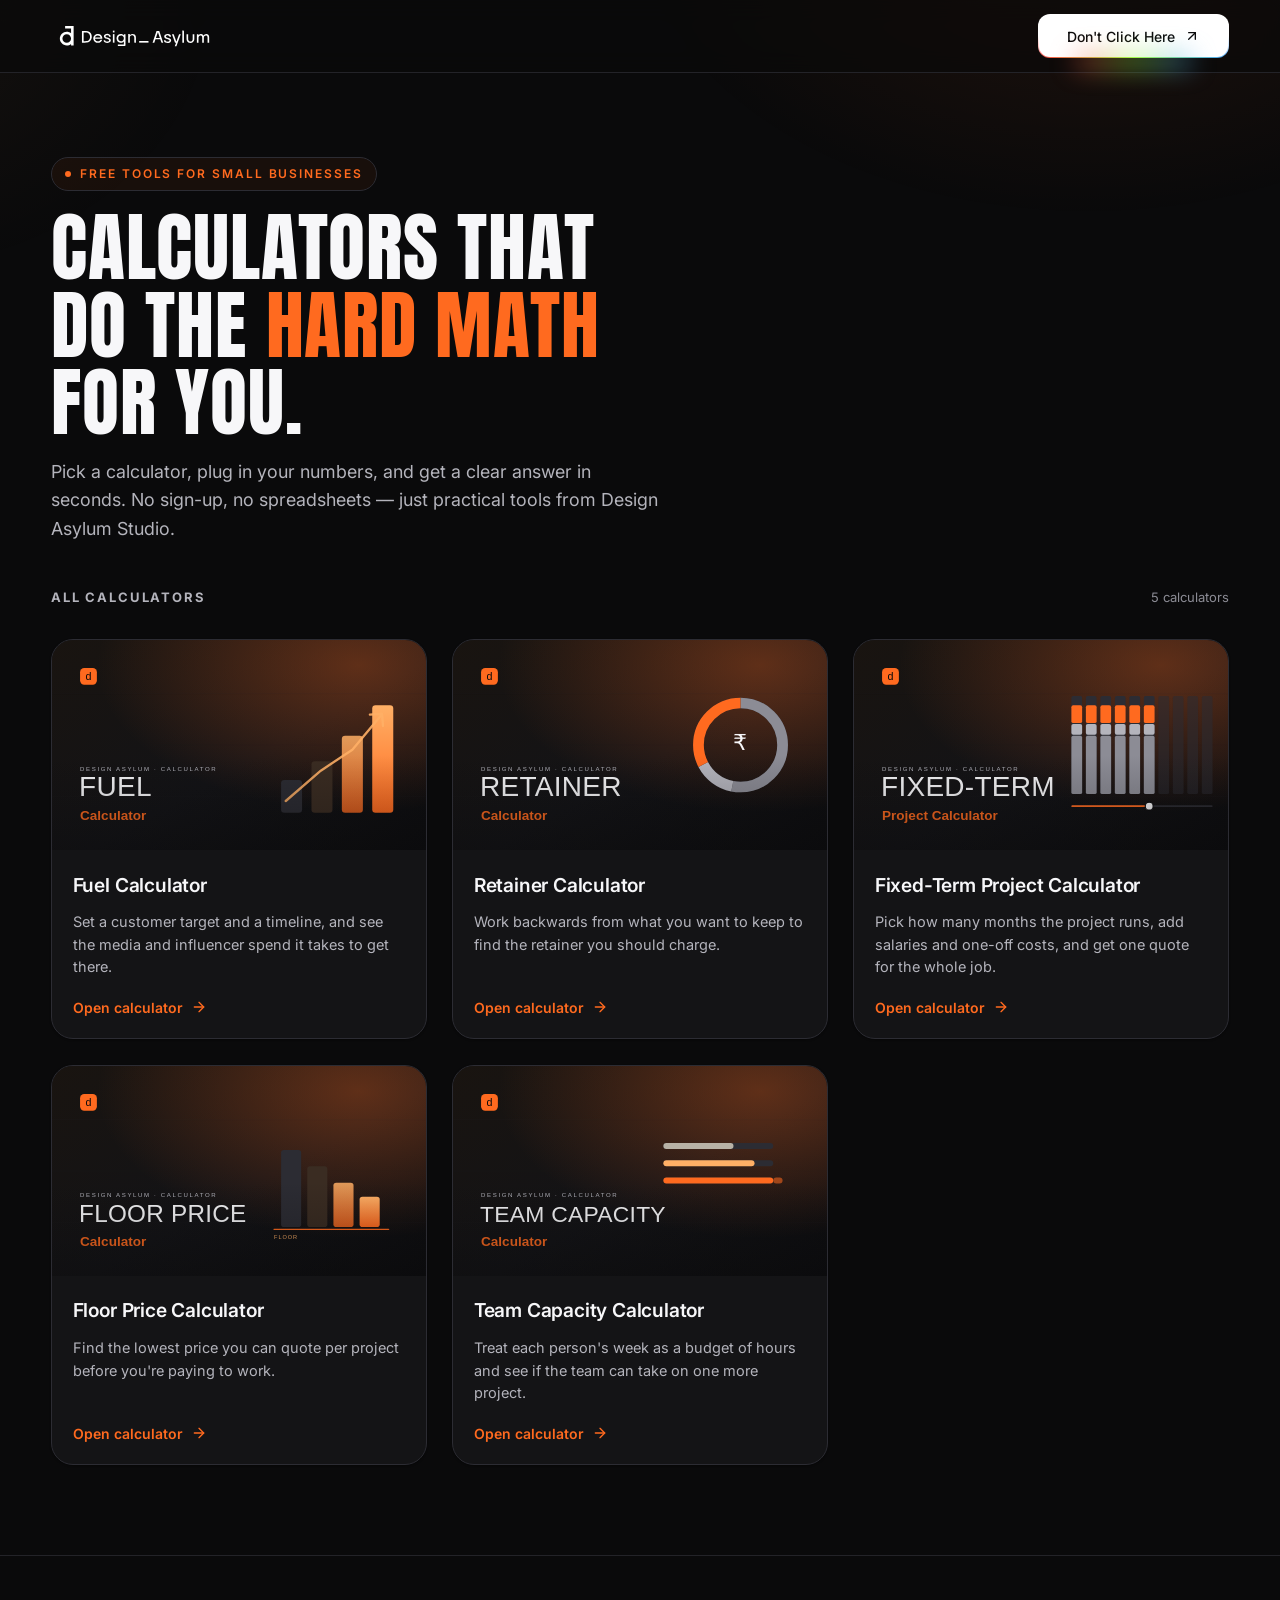
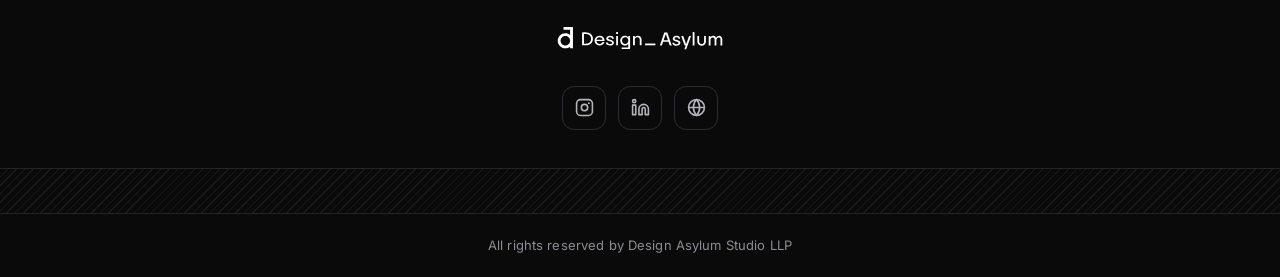
<file: index.html>
<!doctype html>
<html lang="en">
<head>
  <meta charset="utf-8">
  <meta name="viewport" content="width=device-width, initial-scale=1">
  <title>Business Calculators — Design Asylum Studio</title>
  <meta name="description" content="Free, no-signup calculators for small businesses by Design Asylum Studio. Plan spend, price your work, and make faster decisions.">
  <meta name="theme-color" content="#0A0A0B">

  <!-- Open Graph -->
  <meta property="og:type" content="website">
  <meta property="og:title" content="Business Calculators — Design Asylum Studio">
  <meta property="og:description" content="Free, no-signup calculators for small businesses by Design Asylum Studio.">
  <meta property="og:url" content="https://calculator.designasylum.studio/">

  <link rel="icon" href="/assets/brand/favicon.svg" type="image/svg+xml">
  <link rel="preconnect" href="https://fonts.googleapis.com">
  <link rel="preconnect" href="https://fonts.gstatic.com" crossorigin>
  <link href="https://fonts.googleapis.com/css2?family=Anton&family=Inter:wght@400;500;600;700&display=swap" rel="stylesheet">

  <link rel="stylesheet" href="/assets/css/base.css">
  <link rel="stylesheet" href="/assets/css/home.css">
</head>
<body>

  <!-- ============ NAV ============ -->
  <header class="nav">
    <div class="container nav__inner">
      <a class="brand" href="/" aria-label="Design Asylum Studio — home">
        <img class="brand__logo" src="/assets/brand/logo-da-wordmark-inverse.svg" alt="Design Asylum Studio" width="200" height="48">
      </a>
      <a class="btn btn--rainbow" href="https://designasylum.in" target="_blank" rel="noopener">
        <span class="btn__label">Don't Click Here</span>
        <svg viewBox="0 0 24 24" fill="none" stroke="currentColor" stroke-width="2" stroke-linecap="round" stroke-linejoin="round" aria-hidden="true">
          <path d="M7 17 17 7"></path><path d="M7 7h10v10"></path>
        </svg>
      </a>
    </div>
  </header>

  <main>
    <!-- ============ HERO ============ -->
    <section class="container hero">
      <span class="hero__eyebrow"><i></i> Free tools for small businesses</span>
      <h1>Calculators that do the <em>hard math</em> for you.</h1>
      <p class="hero__sub">Pick a calculator, plug in your numbers, and get a clear answer in seconds. No sign-up, no spreadsheets — just practical tools from Design Asylum Studio.</p>
    </section>

    <!-- ============ GALLERY ============ -->
    <section class="container gallery">
      <div class="gallery__head">
        <h2>All calculators</h2>
        <span class="gallery__count" id="calcCount"></span>
      </div>
      <div class="card-grid" id="cardGrid">
        <!-- cards injected by home.js from assets/js/calculators.js -->
        <noscript>
          <div class="empty">Please enable JavaScript to browse the calculators, or open one directly: <a href="/fuel-calculator/">Fuel Calculator</a>, <a href="/retainer-calculator/">Retainer Calculator</a>.</div>
        </noscript>
      </div>
    </section>
  </main>

  <!-- ============ FOOTER ============ -->
  <footer class="site-footer">
    <div class="container site-footer__top">
      <a class="site-footer__brand" href="/" aria-label="Design Asylum Studio — home">
        <img src="/assets/brand/logo-da-wordmark-inverse.svg" alt="Design Asylum Studio" width="200" height="48">
      </a>
      <nav class="site-footer__social" aria-label="Design Asylum on social">
        <a href="https://www.instagram.com/asylum_decoded/" target="_blank" rel="noopener" aria-label="Instagram">
          <svg viewBox="0 0 24 24" fill="none" stroke="currentColor" stroke-width="2" stroke-linecap="round" stroke-linejoin="round" aria-hidden="true"><rect x="2" y="2" width="20" height="20" rx="5"></rect><circle cx="12" cy="12" r="4"></circle><circle cx="17.5" cy="6.5" r="1.2" fill="currentColor" stroke="none"></circle></svg>
        </a>
        <a href="https://www.linkedin.com/company/design-asylum-studio/" target="_blank" rel="noopener" aria-label="LinkedIn">
          <svg viewBox="0 0 24 24" fill="none" stroke="currentColor" stroke-width="2" stroke-linecap="round" stroke-linejoin="round" aria-hidden="true"><path d="M16 8a6 6 0 0 1 6 6v7h-4v-7a2 2 0 0 0-4 0v7h-4v-7a6 6 0 0 1 6-6z"></path><rect x="2" y="9" width="4" height="12"></rect><circle cx="4" cy="4" r="2"></circle></svg>
        </a>
        <a href="https://www.designasylum.in" target="_blank" rel="noopener" aria-label="Design Asylum Studio website">
          <svg viewBox="0 0 24 24" fill="none" stroke="currentColor" stroke-width="2" stroke-linecap="round" stroke-linejoin="round" aria-hidden="true"><circle cx="12" cy="12" r="10"></circle><path d="M2 12h20"></path><path d="M12 2a15.3 15.3 0 0 1 4 10 15.3 15.3 0 0 1-4 10 15.3 15.3 0 0 1-4-10 15.3 15.3 0 0 1 4-10z"></path></svg>
        </a>
      </nav>
    </div>
    <div class="site-footer__divider" aria-hidden="true"></div>
    <div class="container site-footer__bottom">
      <p>All rights reserved by Design Asylum Studio LLP</p>
    </div>
  </footer>

  <script src="/assets/js/calculators.js"></script>
  <script src="/assets/js/home.js"></script>
</body>
</html>
</file>
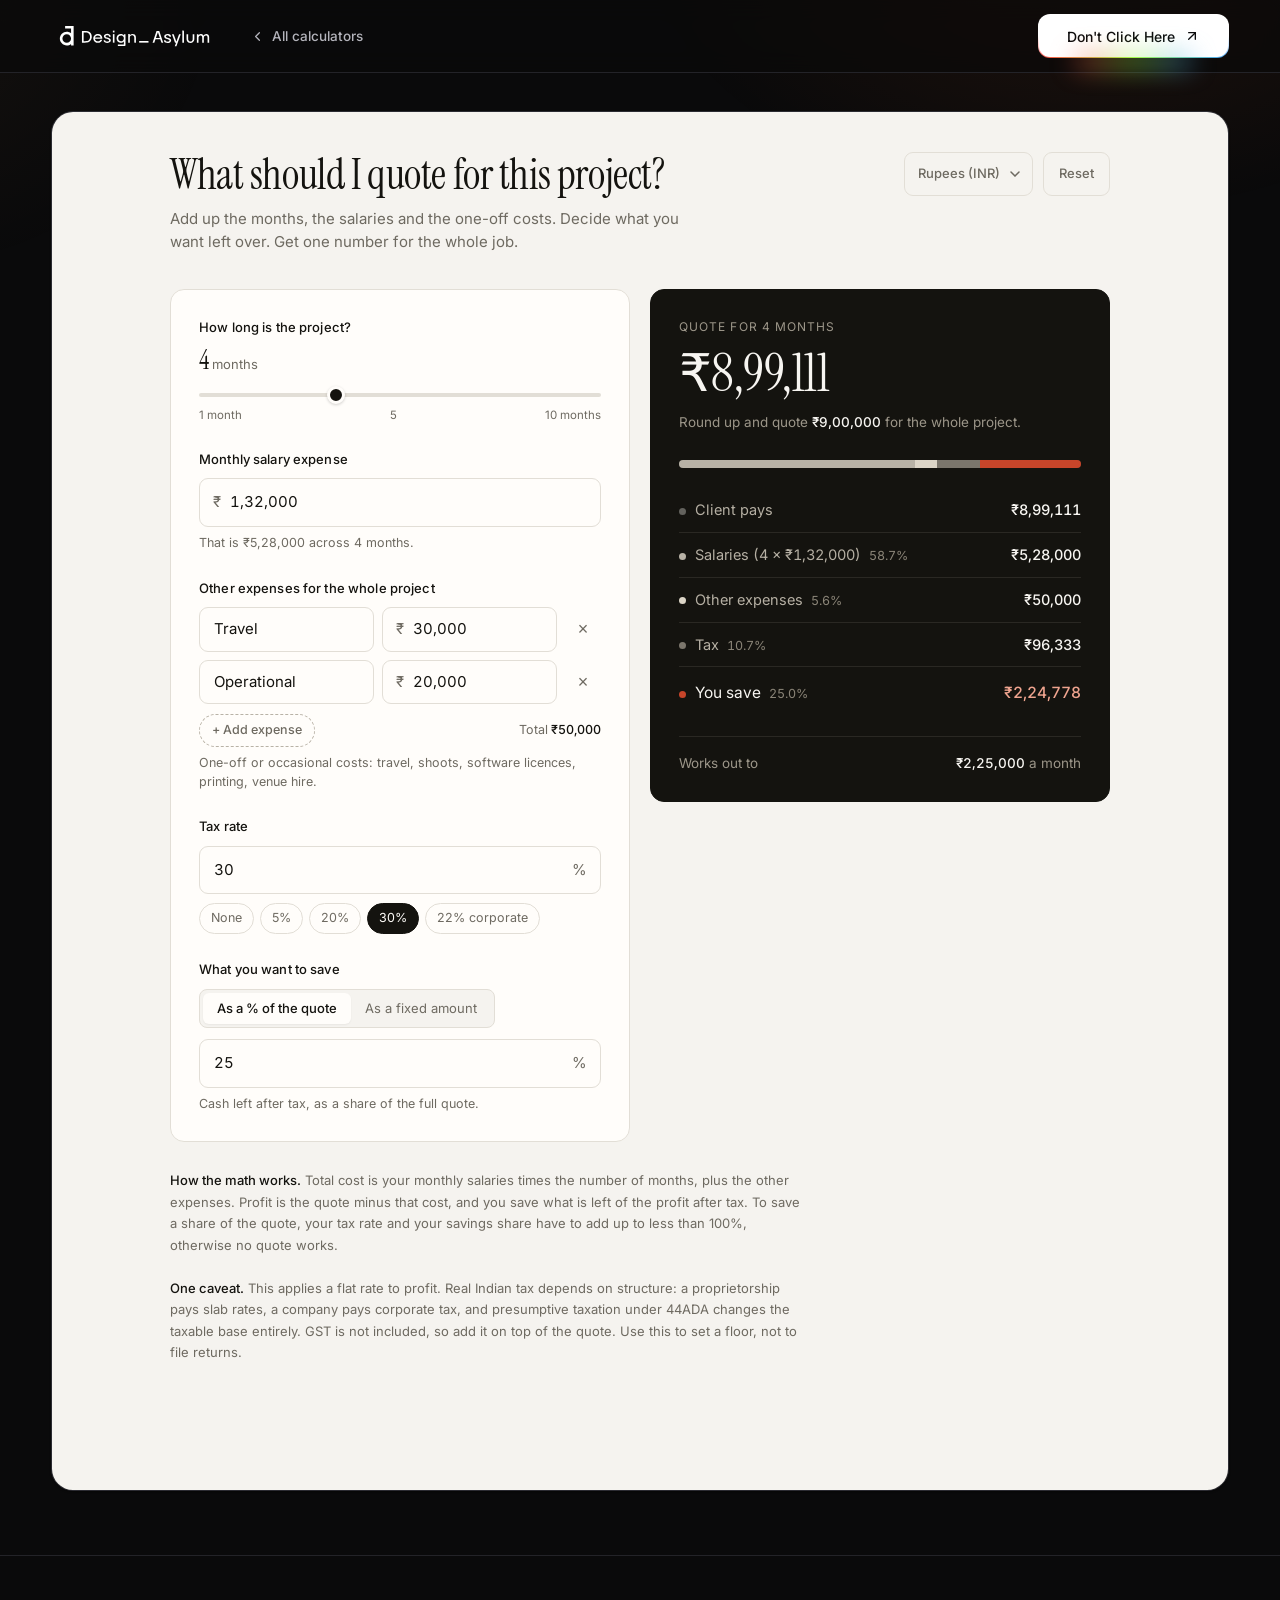
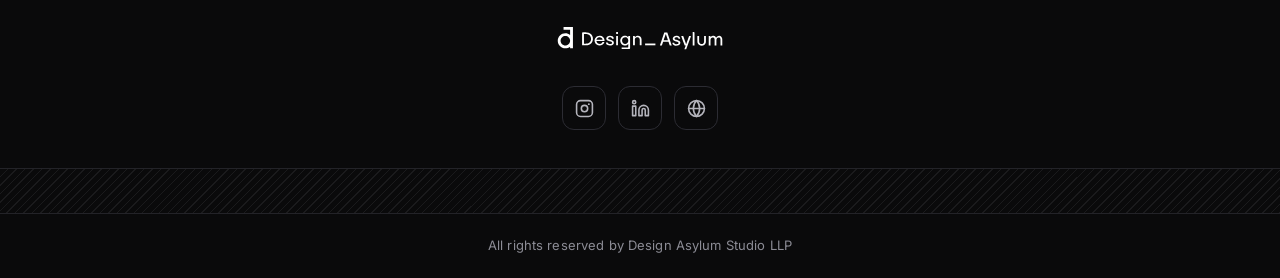
<file: fixed-term-calculator/index.html>
<!doctype html>
<html lang="en">
<head>
  <meta charset="utf-8">
  <meta name="viewport" content="width=device-width, initial-scale=1">
  <title>Fixed-Term Project Calculator | Design Asylum Studio</title>
  <meta name="description" content="Set the project length, salaries and one-off costs, pick what you want to save, and get one quote for the whole project. A free tool by Design Asylum Studio.">
  <meta name="theme-color" content="#0A0A0B">
  <meta property="og:type" content="website">
  <meta property="og:title" content="Fixed-Term Project Calculator | Design Asylum Studio">
  <meta property="og:description" content="One quote for a fixed-term project, built from salaries, expenses and what you want to save.">
  <meta property="og:url" content="https://calculator.designasylum.studio/fixed-term-calculator/">

  <link rel="icon" href="/assets/brand/favicon.svg" type="image/svg+xml">
  <link rel="preconnect" href="https://fonts.googleapis.com">
  <link rel="preconnect" href="https://fonts.gstatic.com" crossorigin>
  <link href="https://fonts.googleapis.com/css2?family=Anton&family=Inter:wght@400;500;600;700&display=swap" rel="stylesheet">

  <link rel="stylesheet" href="/assets/css/base.css">
  <link rel="stylesheet" href="/assets/css/calculator.css">
</head>
<body>

  <!-- ============ NAV ============ -->
  <header class="nav">
    <div class="container nav__inner">
      <div class="nav__left">
        <a class="brand" href="/" aria-label="Design Asylum Studio Calculators — home">
          <img class="brand__logo" src="/assets/brand/logo-da-wordmark-inverse.svg" alt="Design Asylum Studio" width="200" height="48">
        </a>
        <a class="nav__back" href="/">
          <svg viewBox="0 0 24 24" fill="none" stroke="currentColor" stroke-width="2" stroke-linecap="round" stroke-linejoin="round" aria-hidden="true"><path d="M15 18 9 12l6-6"></path></svg>
          All calculators
        </a>
      </div>
      <a class="btn btn--rainbow" href="https://designasylum.in" target="_blank" rel="noopener">
        <span class="btn__label">Don't Click Here</span>
        <svg viewBox="0 0 24 24" fill="none" stroke="currentColor" stroke-width="2" stroke-linecap="round" stroke-linejoin="round" aria-hidden="true"><path d="M7 17 17 7"></path><path d="M7 7h10v10"></path></svg>
      </a>
    </div>
  </header>

  <!-- ============ CALCULATOR ============ -->
  <main class="calc-main">
    <div class="container">
      <h1 class="visually-hidden">Fixed-Term Project Calculator</h1>
      <div class="calc-frame">
        <!-- The original calculator is loaded UNTOUCHED, same-origin. -->
        <iframe id="calcFrame" src="/calculators/fixed-term-calculator.html"
                title="Fixed-Term Project Calculator" loading="eager" scrolling="no"></iframe>
      </div>
    </div>
  </main>

  <!-- ============ FOOTER ============ -->
  <footer class="site-footer">
    <div class="container site-footer__top">
      <a class="site-footer__brand" href="/" aria-label="Design Asylum Studio — home">
        <img src="/assets/brand/logo-da-wordmark-inverse.svg" alt="Design Asylum Studio" width="200" height="48">
      </a>
      <nav class="site-footer__social" aria-label="Design Asylum on social">
        <a href="https://www.instagram.com/asylum_decoded/" target="_blank" rel="noopener" aria-label="Instagram">
          <svg viewBox="0 0 24 24" fill="none" stroke="currentColor" stroke-width="2" stroke-linecap="round" stroke-linejoin="round" aria-hidden="true"><rect x="2" y="2" width="20" height="20" rx="5"></rect><circle cx="12" cy="12" r="4"></circle><circle cx="17.5" cy="6.5" r="1.2" fill="currentColor" stroke="none"></circle></svg>
        </a>
        <a href="https://www.linkedin.com/company/design-asylum-studio/" target="_blank" rel="noopener" aria-label="LinkedIn">
          <svg viewBox="0 0 24 24" fill="none" stroke="currentColor" stroke-width="2" stroke-linecap="round" stroke-linejoin="round" aria-hidden="true"><path d="M16 8a6 6 0 0 1 6 6v7h-4v-7a2 2 0 0 0-4 0v7h-4v-7a6 6 0 0 1 6-6z"></path><rect x="2" y="9" width="4" height="12"></rect><circle cx="4" cy="4" r="2"></circle></svg>
        </a>
        <a href="https://www.designasylum.in" target="_blank" rel="noopener" aria-label="Design Asylum Studio website">
          <svg viewBox="0 0 24 24" fill="none" stroke="currentColor" stroke-width="2" stroke-linecap="round" stroke-linejoin="round" aria-hidden="true"><circle cx="12" cy="12" r="10"></circle><path d="M2 12h20"></path><path d="M12 2a15.3 15.3 0 0 1 4 10 15.3 15.3 0 0 1-4 10 15.3 15.3 0 0 1-4-10 15.3 15.3 0 0 1 4-10z"></path></svg>
        </a>
      </nav>
    </div>
    <div class="site-footer__divider" aria-hidden="true"></div>
    <div class="container site-footer__bottom">
      <p>All rights reserved by Design Asylum Studio LLP</p>
    </div>
  </footer>

  <script src="/assets/js/frame-resize.js"></script>
</body>
</html>
</file>
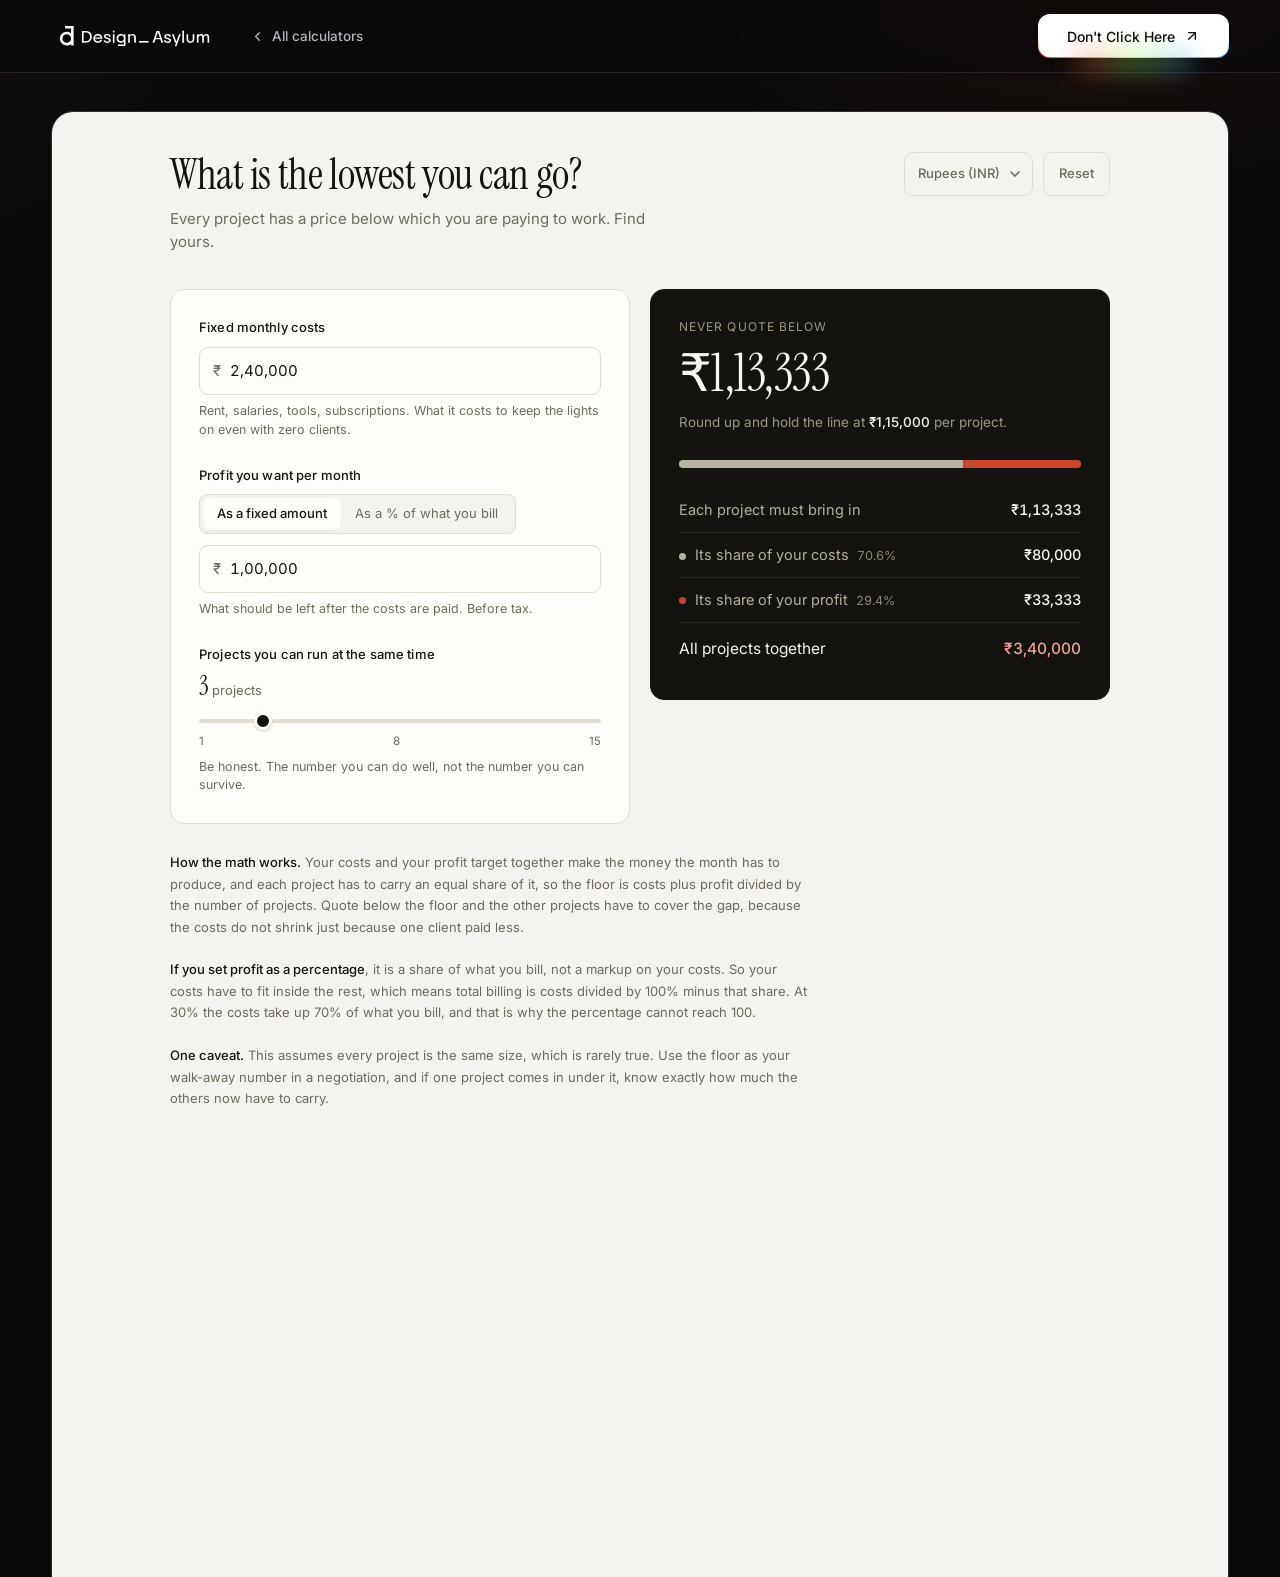
<file: floor-price-calculator/index.html>
<!doctype html>
<html lang="en">
<head>
  <meta charset="utf-8">
  <meta name="viewport" content="width=device-width, initial-scale=1">
  <title>Floor Price Calculator — Design Asylum Studio</title>
  <meta name="description" content="Find the lowest price you can quote per project before you're paying to work. A free tool by Design Asylum Studio.">
  <meta name="theme-color" content="#0A0A0B">
  <meta property="og:type" content="website">
  <meta property="og:title" content="Floor Price Calculator — Design Asylum Studio">
  <meta property="og:description" content="Find the lowest price you can quote per project before you're paying to work.">
  <meta property="og:url" content="https://calculator.designasylum.studio/floor-price-calculator/">

  <link rel="icon" href="/assets/brand/favicon.svg" type="image/svg+xml">
  <link rel="preconnect" href="https://fonts.googleapis.com">
  <link rel="preconnect" href="https://fonts.gstatic.com" crossorigin>
  <link href="https://fonts.googleapis.com/css2?family=Anton&family=Inter:wght@400;500;600;700&display=swap" rel="stylesheet">

  <link rel="stylesheet" href="/assets/css/base.css">
  <link rel="stylesheet" href="/assets/css/calculator.css">
</head>
<body>

  <!-- ============ NAV ============ -->
  <header class="nav">
    <div class="container nav__inner">
      <div class="nav__left">
        <a class="brand" href="/" aria-label="Design Asylum Studio Calculators — home">
          <img class="brand__logo" src="/assets/brand/logo-da-wordmark-inverse.svg" alt="Design Asylum Studio" width="200" height="48">
        </a>
        <a class="nav__back" href="/">
          <svg viewBox="0 0 24 24" fill="none" stroke="currentColor" stroke-width="2" stroke-linecap="round" stroke-linejoin="round" aria-hidden="true"><path d="M15 18 9 12l6-6"></path></svg>
          All calculators
        </a>
      </div>
      <a class="btn btn--rainbow" href="https://designasylum.in" target="_blank" rel="noopener">
        <span class="btn__label">Don't Click Here</span>
        <svg viewBox="0 0 24 24" fill="none" stroke="currentColor" stroke-width="2" stroke-linecap="round" stroke-linejoin="round" aria-hidden="true"><path d="M7 17 17 7"></path><path d="M7 7h10v10"></path></svg>
      </a>
    </div>
  </header>

  <!-- ============ CALCULATOR ============ -->
  <main class="calc-main">
    <div class="container">
      <h1 class="visually-hidden">Floor Price Calculator</h1>
      <div class="calc-frame">
        <!-- The original calculator is loaded UNTOUCHED, same-origin. -->
        <iframe id="calcFrame" src="/calculators/floor-price-calculator.html"
                title="Floor Price Calculator" loading="eager" scrolling="no"></iframe>
      </div>
    </div>
  </main>

  <!-- ============ FOOTER ============ -->
  <footer class="site-footer">
    <div class="container site-footer__top">
      <a class="site-footer__brand" href="/" aria-label="Design Asylum Studio — home">
        <img src="/assets/brand/logo-da-wordmark-inverse.svg" alt="Design Asylum Studio" width="200" height="48">
      </a>
      <nav class="site-footer__social" aria-label="Design Asylum on social">
        <a href="https://www.instagram.com/asylum_decoded/" target="_blank" rel="noopener" aria-label="Instagram">
          <svg viewBox="0 0 24 24" fill="none" stroke="currentColor" stroke-width="2" stroke-linecap="round" stroke-linejoin="round" aria-hidden="true"><rect x="2" y="2" width="20" height="20" rx="5"></rect><circle cx="12" cy="12" r="4"></circle><circle cx="17.5" cy="6.5" r="1.2" fill="currentColor" stroke="none"></circle></svg>
        </a>
        <a href="https://www.linkedin.com/company/design-asylum-studio/" target="_blank" rel="noopener" aria-label="LinkedIn">
          <svg viewBox="0 0 24 24" fill="none" stroke="currentColor" stroke-width="2" stroke-linecap="round" stroke-linejoin="round" aria-hidden="true"><path d="M16 8a6 6 0 0 1 6 6v7h-4v-7a2 2 0 0 0-4 0v7h-4v-7a6 6 0 0 1 6-6z"></path><rect x="2" y="9" width="4" height="12"></rect><circle cx="4" cy="4" r="2"></circle></svg>
        </a>
        <a href="https://www.designasylum.in" target="_blank" rel="noopener" aria-label="Design Asylum Studio website">
          <svg viewBox="0 0 24 24" fill="none" stroke="currentColor" stroke-width="2" stroke-linecap="round" stroke-linejoin="round" aria-hidden="true"><circle cx="12" cy="12" r="10"></circle><path d="M2 12h20"></path><path d="M12 2a15.3 15.3 0 0 1 4 10 15.3 15.3 0 0 1-4 10 15.3 15.3 0 0 1-4-10 15.3 15.3 0 0 1 4-10z"></path></svg>
        </a>
      </nav>
    </div>
    <div class="site-footer__divider" aria-hidden="true"></div>
    <div class="container site-footer__bottom">
      <p>All rights reserved by Design Asylum Studio LLP</p>
    </div>
  </footer>

  <script src="/assets/js/frame-resize.js"></script>
</body>
</html>
</file>
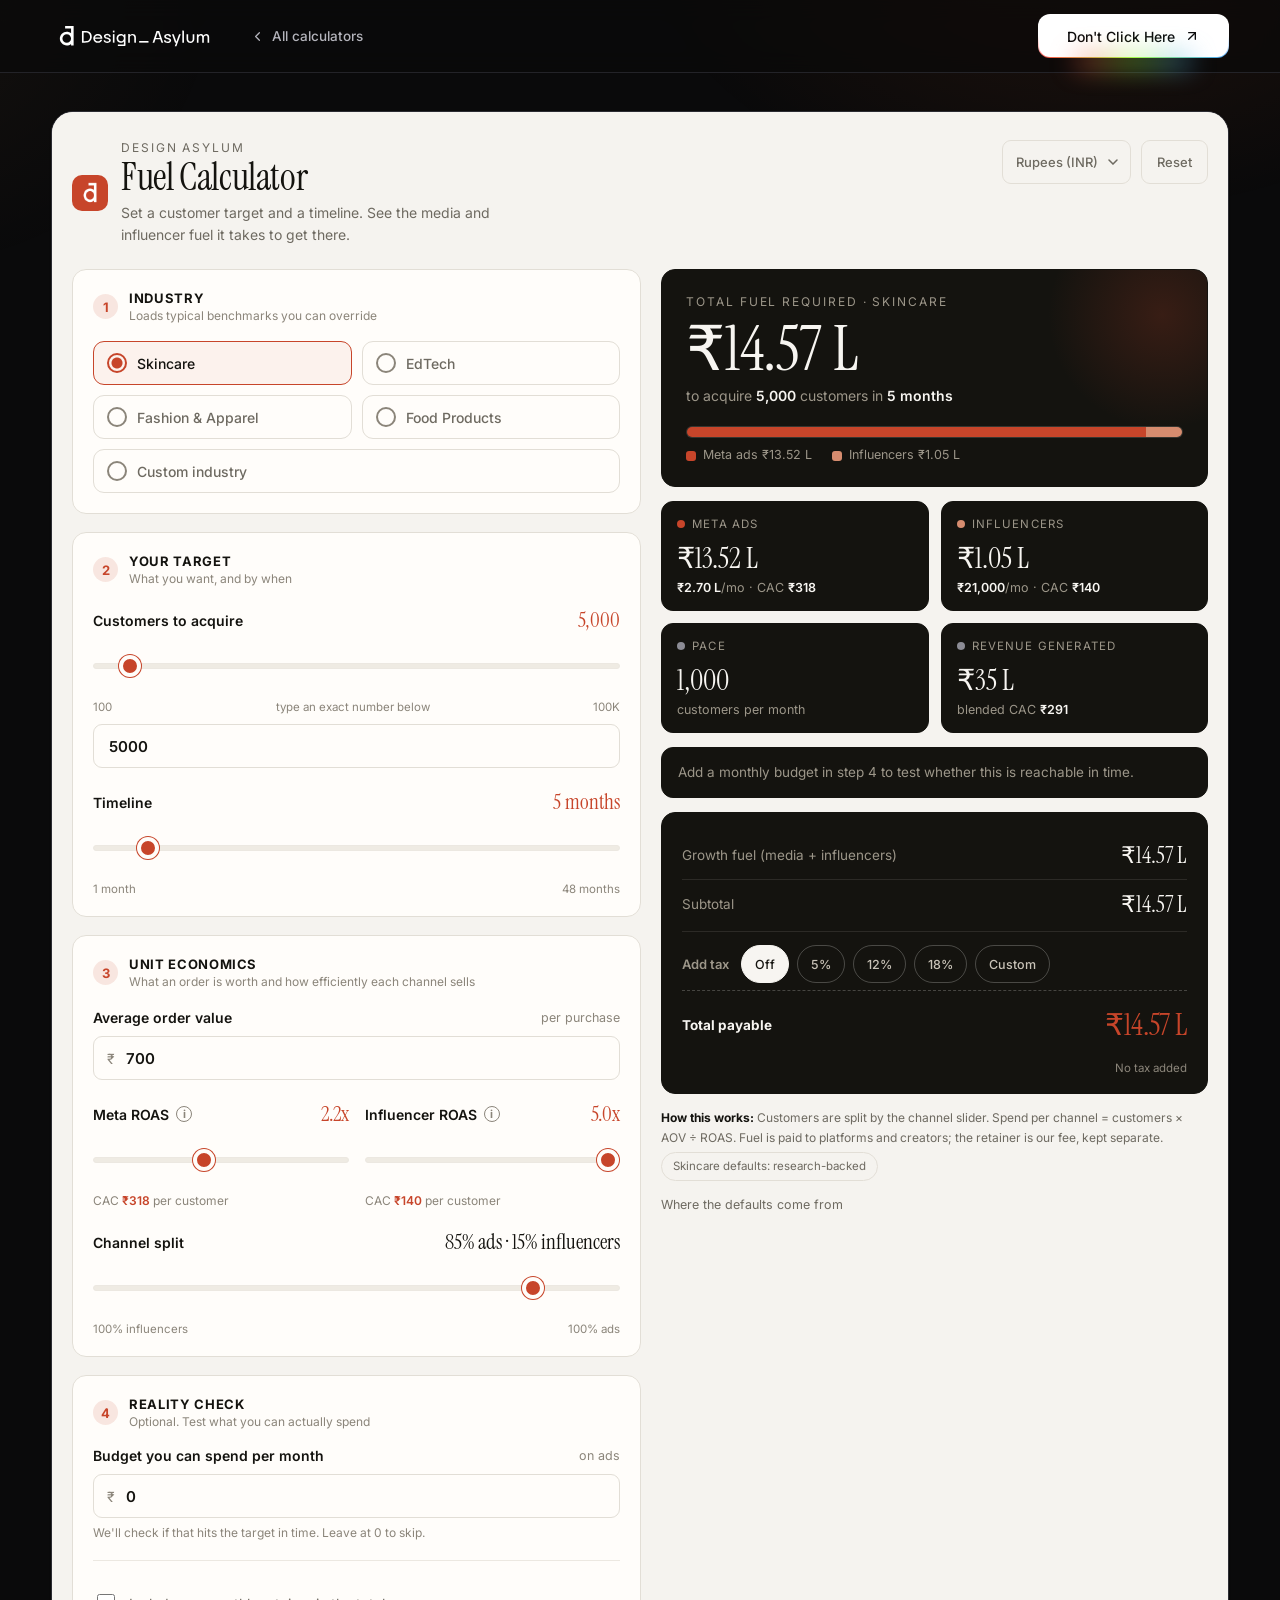
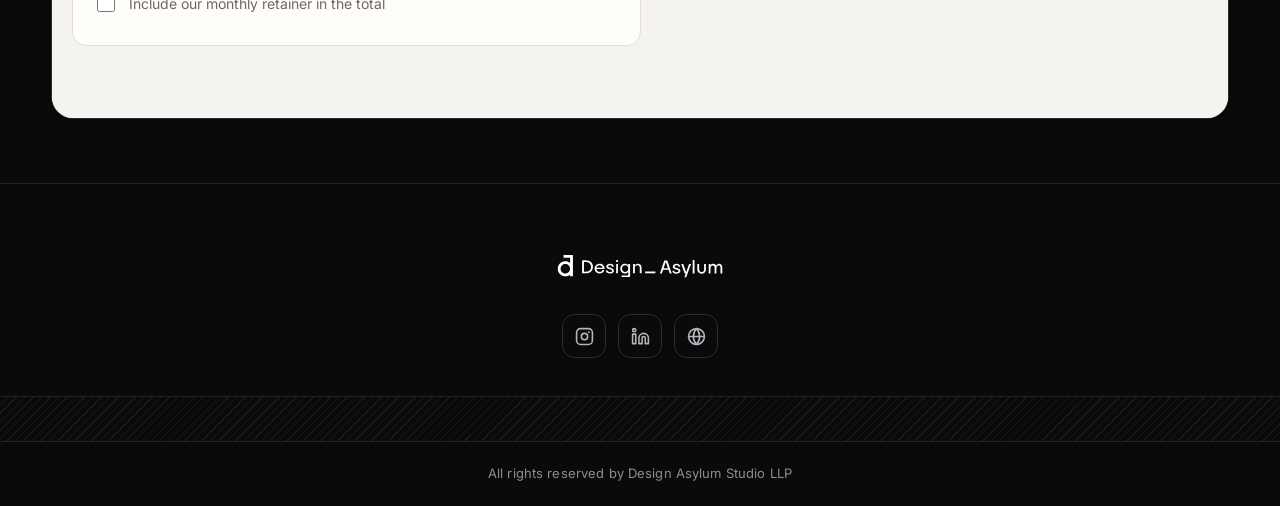
<file: fuel-calculator/index.html>
<!doctype html>
<html lang="en">
<head>
  <meta charset="utf-8">
  <meta name="viewport" content="width=device-width, initial-scale=1">
  <title>Fuel Calculator — Design Asylum Studio</title>
  <meta name="description" content="Set a customer target and a timeline, and see the media and influencer spend it takes to get there. A free tool by Design Asylum Studio.">
  <meta name="theme-color" content="#0A0A0B">
  <meta property="og:type" content="website">
  <meta property="og:title" content="Fuel Calculator — Design Asylum Studio">
  <meta property="og:description" content="See the media and influencer spend it takes to hit your customer target.">
  <meta property="og:url" content="https://calculator.designasylum.studio/fuel-calculator/">

  <link rel="icon" href="/assets/brand/favicon.svg" type="image/svg+xml">
  <link rel="preconnect" href="https://fonts.googleapis.com">
  <link rel="preconnect" href="https://fonts.gstatic.com" crossorigin>
  <link href="https://fonts.googleapis.com/css2?family=Anton&family=Inter:wght@400;500;600;700&display=swap" rel="stylesheet">

  <link rel="stylesheet" href="/assets/css/base.css">
  <link rel="stylesheet" href="/assets/css/calculator.css">
</head>
<body>

  <!-- ============ NAV ============ -->
  <header class="nav">
    <div class="container nav__inner">
      <div class="nav__left">
        <a class="brand" href="/" aria-label="Design Asylum Studio Calculators — home">
          <img class="brand__logo" src="/assets/brand/logo-da-wordmark-inverse.svg" alt="Design Asylum Studio" width="200" height="48">
        </a>
        <a class="nav__back" href="/">
          <svg viewBox="0 0 24 24" fill="none" stroke="currentColor" stroke-width="2" stroke-linecap="round" stroke-linejoin="round" aria-hidden="true"><path d="M15 18 9 12l6-6"></path></svg>
          All calculators
        </a>
      </div>
      <a class="btn btn--rainbow" href="https://designasylum.in" target="_blank" rel="noopener">
        <span class="btn__label">Don't Click Here</span>
        <svg viewBox="0 0 24 24" fill="none" stroke="currentColor" stroke-width="2" stroke-linecap="round" stroke-linejoin="round" aria-hidden="true"><path d="M7 17 17 7"></path><path d="M7 7h10v10"></path></svg>
      </a>
    </div>
  </header>

  <!-- ============ CALCULATOR ============ -->
  <main class="calc-main">
    <div class="container">
      <h1 class="visually-hidden">Fuel Calculator</h1>
      <div class="calc-frame">
        <!-- The original calculator is loaded UNTOUCHED, same-origin. -->
        <iframe id="calcFrame" src="/calculators/fuel-calculator.html"
                title="Fuel Calculator" loading="eager" scrolling="no"></iframe>
      </div>
    </div>
  </main>

  <!-- ============ FOOTER ============ -->
  <footer class="site-footer">
    <div class="container site-footer__top">
      <a class="site-footer__brand" href="/" aria-label="Design Asylum Studio — home">
        <img src="/assets/brand/logo-da-wordmark-inverse.svg" alt="Design Asylum Studio" width="200" height="48">
      </a>
      <nav class="site-footer__social" aria-label="Design Asylum on social">
        <a href="https://www.instagram.com/asylum_decoded/" target="_blank" rel="noopener" aria-label="Instagram">
          <svg viewBox="0 0 24 24" fill="none" stroke="currentColor" stroke-width="2" stroke-linecap="round" stroke-linejoin="round" aria-hidden="true"><rect x="2" y="2" width="20" height="20" rx="5"></rect><circle cx="12" cy="12" r="4"></circle><circle cx="17.5" cy="6.5" r="1.2" fill="currentColor" stroke="none"></circle></svg>
        </a>
        <a href="https://www.linkedin.com/company/design-asylum-studio/" target="_blank" rel="noopener" aria-label="LinkedIn">
          <svg viewBox="0 0 24 24" fill="none" stroke="currentColor" stroke-width="2" stroke-linecap="round" stroke-linejoin="round" aria-hidden="true"><path d="M16 8a6 6 0 0 1 6 6v7h-4v-7a2 2 0 0 0-4 0v7h-4v-7a6 6 0 0 1 6-6z"></path><rect x="2" y="9" width="4" height="12"></rect><circle cx="4" cy="4" r="2"></circle></svg>
        </a>
        <a href="https://www.designasylum.in" target="_blank" rel="noopener" aria-label="Design Asylum Studio website">
          <svg viewBox="0 0 24 24" fill="none" stroke="currentColor" stroke-width="2" stroke-linecap="round" stroke-linejoin="round" aria-hidden="true"><circle cx="12" cy="12" r="10"></circle><path d="M2 12h20"></path><path d="M12 2a15.3 15.3 0 0 1 4 10 15.3 15.3 0 0 1-4 10 15.3 15.3 0 0 1-4-10 15.3 15.3 0 0 1 4-10z"></path></svg>
        </a>
      </nav>
    </div>
    <div class="site-footer__divider" aria-hidden="true"></div>
    <div class="container site-footer__bottom">
      <p>All rights reserved by Design Asylum Studio LLP</p>
    </div>
  </footer>

  <script src="/assets/js/frame-resize.js"></script>
</body>
</html>
</file>
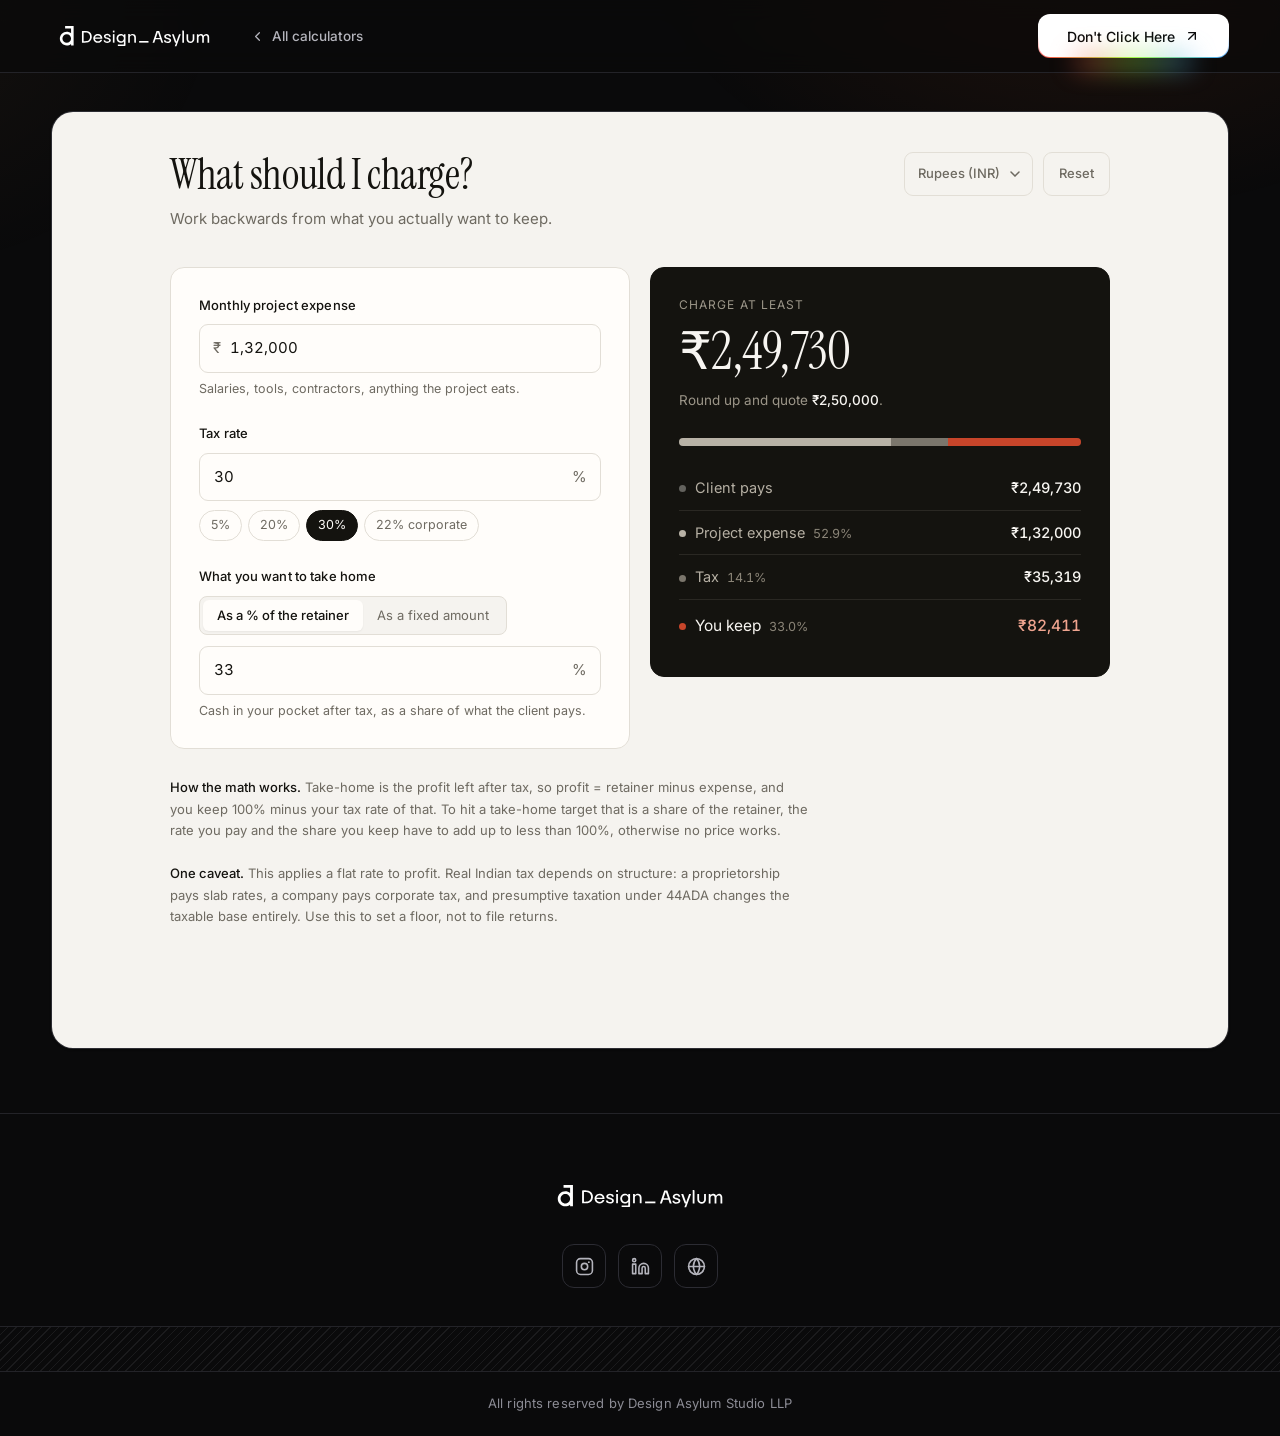
<file: retainer-calculator/index.html>
<!doctype html>
<html lang="en">
<head>
  <meta charset="utf-8">
  <meta name="viewport" content="width=device-width, initial-scale=1">
  <title>Retainer Calculator — Design Asylum Studio</title>
  <meta name="description" content="Work backwards from what you want to keep to find the retainer you should charge. A free tool by Design Asylum Studio.">
  <meta name="theme-color" content="#0A0A0B">
  <meta property="og:type" content="website">
  <meta property="og:title" content="Retainer Calculator — Design Asylum Studio">
  <meta property="og:description" content="Work backwards from your take-home to find what you should charge.">
  <meta property="og:url" content="https://calculator.designasylum.studio/retainer-calculator/">

  <link rel="icon" href="/assets/brand/favicon.svg" type="image/svg+xml">
  <link rel="preconnect" href="https://fonts.googleapis.com">
  <link rel="preconnect" href="https://fonts.gstatic.com" crossorigin>
  <link href="https://fonts.googleapis.com/css2?family=Anton&family=Inter:wght@400;500;600;700&display=swap" rel="stylesheet">

  <link rel="stylesheet" href="/assets/css/base.css">
  <link rel="stylesheet" href="/assets/css/calculator.css">
</head>
<body>

  <!-- ============ NAV ============ -->
  <header class="nav">
    <div class="container nav__inner">
      <div class="nav__left">
        <a class="brand" href="/" aria-label="Design Asylum Studio Calculators — home">
          <img class="brand__logo" src="/assets/brand/logo-da-wordmark-inverse.svg" alt="Design Asylum Studio" width="200" height="48">
        </a>
        <a class="nav__back" href="/">
          <svg viewBox="0 0 24 24" fill="none" stroke="currentColor" stroke-width="2" stroke-linecap="round" stroke-linejoin="round" aria-hidden="true"><path d="M15 18 9 12l6-6"></path></svg>
          All calculators
        </a>
      </div>
      <a class="btn btn--rainbow" href="https://designasylum.in" target="_blank" rel="noopener">
        <span class="btn__label">Don't Click Here</span>
        <svg viewBox="0 0 24 24" fill="none" stroke="currentColor" stroke-width="2" stroke-linecap="round" stroke-linejoin="round" aria-hidden="true"><path d="M7 17 17 7"></path><path d="M7 7h10v10"></path></svg>
      </a>
    </div>
  </header>

  <!-- ============ CALCULATOR ============ -->
  <main class="calc-main">
    <div class="container">
      <h1 class="visually-hidden">Retainer Calculator</h1>
      <div class="calc-frame">
        <!-- The original calculator is loaded UNTOUCHED, same-origin. -->
        <iframe id="calcFrame" src="/calculators/retainer-calculator.html"
                title="Retainer Calculator" loading="eager" scrolling="no"></iframe>
      </div>
    </div>
  </main>

  <!-- ============ FOOTER ============ -->
  <footer class="site-footer">
    <div class="container site-footer__top">
      <a class="site-footer__brand" href="/" aria-label="Design Asylum Studio — home">
        <img src="/assets/brand/logo-da-wordmark-inverse.svg" alt="Design Asylum Studio" width="200" height="48">
      </a>
      <nav class="site-footer__social" aria-label="Design Asylum on social">
        <a href="https://www.instagram.com/asylum_decoded/" target="_blank" rel="noopener" aria-label="Instagram">
          <svg viewBox="0 0 24 24" fill="none" stroke="currentColor" stroke-width="2" stroke-linecap="round" stroke-linejoin="round" aria-hidden="true"><rect x="2" y="2" width="20" height="20" rx="5"></rect><circle cx="12" cy="12" r="4"></circle><circle cx="17.5" cy="6.5" r="1.2" fill="currentColor" stroke="none"></circle></svg>
        </a>
        <a href="https://www.linkedin.com/company/design-asylum-studio/" target="_blank" rel="noopener" aria-label="LinkedIn">
          <svg viewBox="0 0 24 24" fill="none" stroke="currentColor" stroke-width="2" stroke-linecap="round" stroke-linejoin="round" aria-hidden="true"><path d="M16 8a6 6 0 0 1 6 6v7h-4v-7a2 2 0 0 0-4 0v7h-4v-7a6 6 0 0 1 6-6z"></path><rect x="2" y="9" width="4" height="12"></rect><circle cx="4" cy="4" r="2"></circle></svg>
        </a>
        <a href="https://www.designasylum.in" target="_blank" rel="noopener" aria-label="Design Asylum Studio website">
          <svg viewBox="0 0 24 24" fill="none" stroke="currentColor" stroke-width="2" stroke-linecap="round" stroke-linejoin="round" aria-hidden="true"><circle cx="12" cy="12" r="10"></circle><path d="M2 12h20"></path><path d="M12 2a15.3 15.3 0 0 1 4 10 15.3 15.3 0 0 1-4 10 15.3 15.3 0 0 1-4-10 15.3 15.3 0 0 1 4-10z"></path></svg>
        </a>
      </nav>
    </div>
    <div class="site-footer__divider" aria-hidden="true"></div>
    <div class="container site-footer__bottom">
      <p>All rights reserved by Design Asylum Studio LLP</p>
    </div>
  </footer>

  <script src="/assets/js/frame-resize.js"></script>
</body>
</html>
</file>
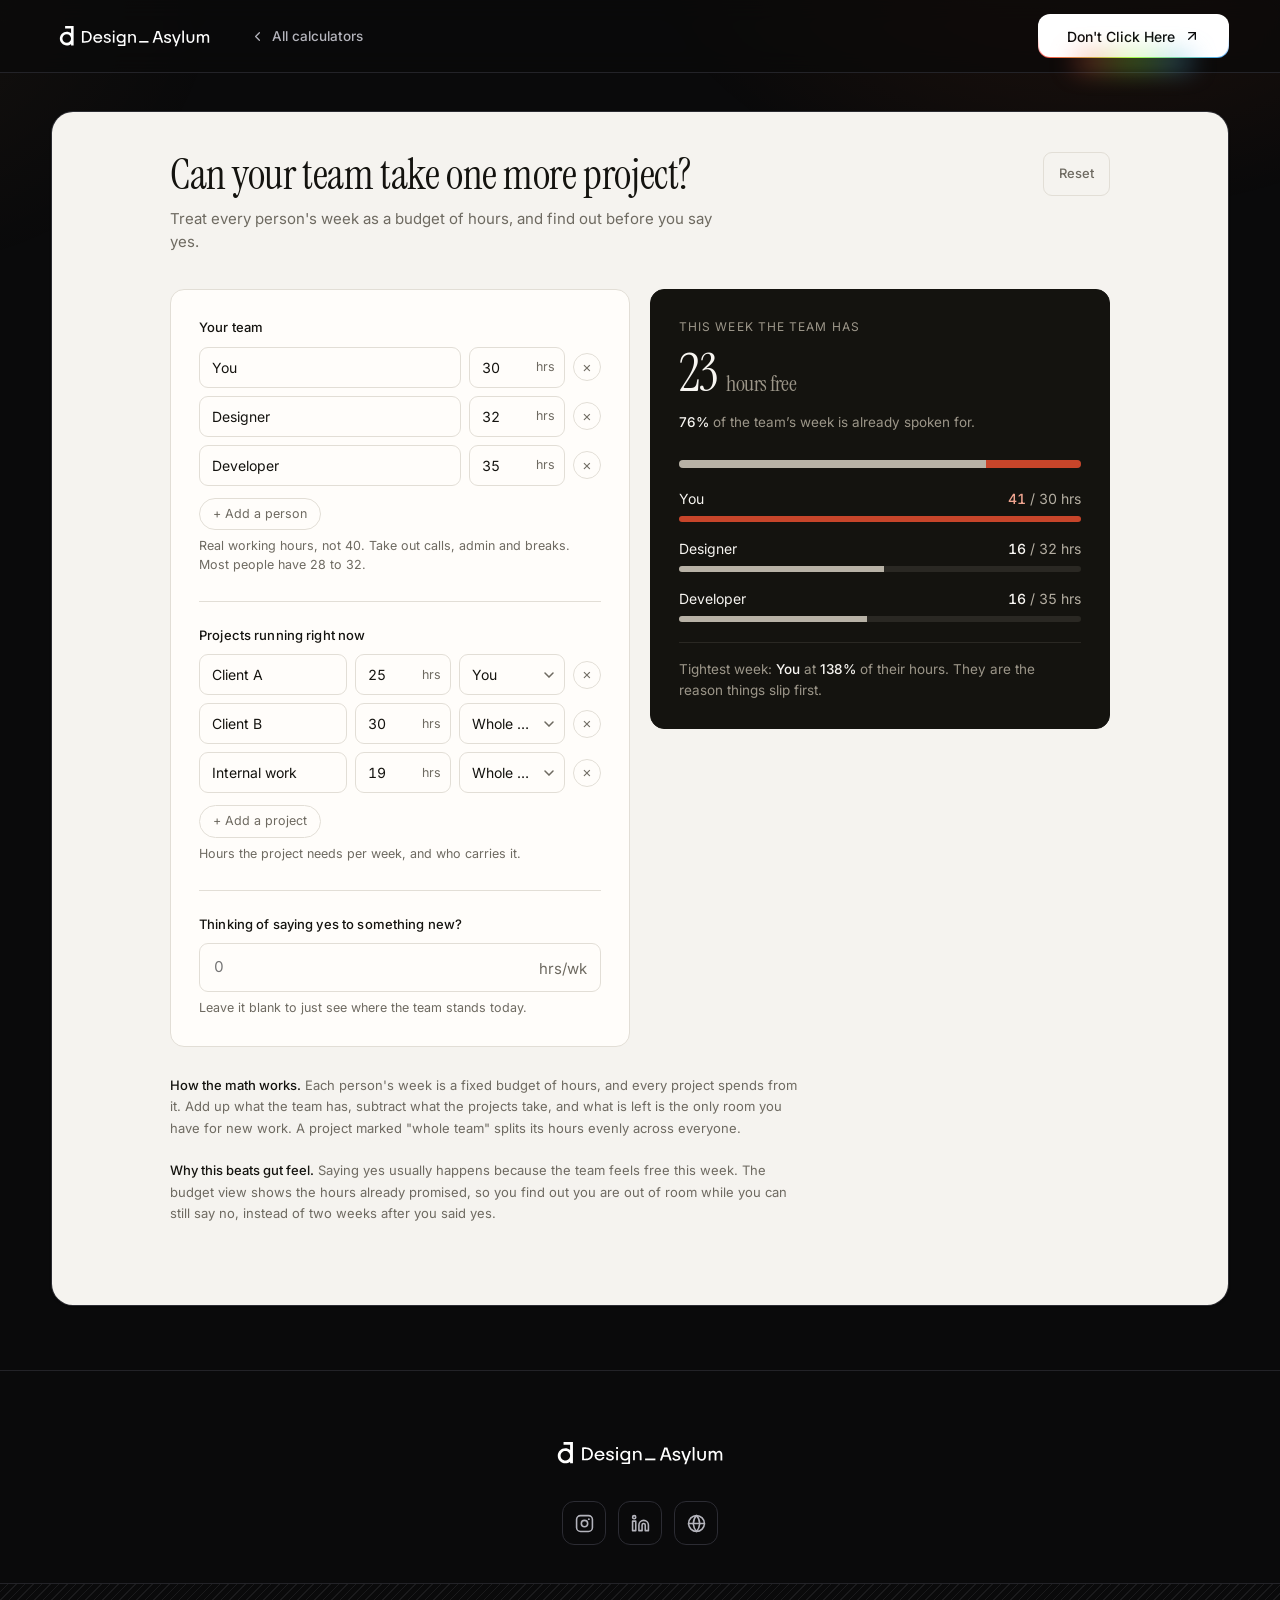
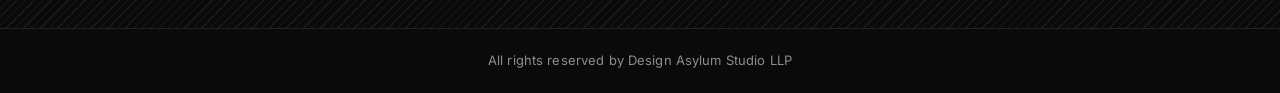
<file: team-capacity-calculator/index.html>
<!doctype html>
<html lang="en">
<head>
  <meta charset="utf-8">
  <meta name="viewport" content="width=device-width, initial-scale=1">
  <title>Team Capacity Calculator — Design Asylum Studio</title>
  <meta name="description" content="Treat each person's week as a budget of hours and see if your team can take on one more project. A free tool by Design Asylum Studio.">
  <meta name="theme-color" content="#0A0A0B">
  <meta property="og:type" content="website">
  <meta property="og:title" content="Team Capacity Calculator — Design Asylum Studio">
  <meta property="og:description" content="See if your team has the hours to take on one more project before you say yes.">
  <meta property="og:url" content="https://calculator.designasylum.studio/team-capacity-calculator/">

  <link rel="icon" href="/assets/brand/favicon.svg" type="image/svg+xml">
  <link rel="preconnect" href="https://fonts.googleapis.com">
  <link rel="preconnect" href="https://fonts.gstatic.com" crossorigin>
  <link href="https://fonts.googleapis.com/css2?family=Anton&family=Inter:wght@400;500;600;700&display=swap" rel="stylesheet">

  <link rel="stylesheet" href="/assets/css/base.css">
  <link rel="stylesheet" href="/assets/css/calculator.css">
</head>
<body>

  <!-- ============ NAV ============ -->
  <header class="nav">
    <div class="container nav__inner">
      <div class="nav__left">
        <a class="brand" href="/" aria-label="Design Asylum Studio Calculators — home">
          <img class="brand__logo" src="/assets/brand/logo-da-wordmark-inverse.svg" alt="Design Asylum Studio" width="200" height="48">
        </a>
        <a class="nav__back" href="/">
          <svg viewBox="0 0 24 24" fill="none" stroke="currentColor" stroke-width="2" stroke-linecap="round" stroke-linejoin="round" aria-hidden="true"><path d="M15 18 9 12l6-6"></path></svg>
          All calculators
        </a>
      </div>
      <a class="btn btn--rainbow" href="https://designasylum.in" target="_blank" rel="noopener">
        <span class="btn__label">Don't Click Here</span>
        <svg viewBox="0 0 24 24" fill="none" stroke="currentColor" stroke-width="2" stroke-linecap="round" stroke-linejoin="round" aria-hidden="true"><path d="M7 17 17 7"></path><path d="M7 7h10v10"></path></svg>
      </a>
    </div>
  </header>

  <!-- ============ CALCULATOR ============ -->
  <main class="calc-main">
    <div class="container">
      <h1 class="visually-hidden">Team Capacity Calculator</h1>
      <div class="calc-frame">
        <!-- The original calculator is loaded UNTOUCHED, same-origin. -->
        <iframe id="calcFrame" src="/calculators/team-capacity-calculator.html"
                title="Team Capacity Calculator" loading="eager" scrolling="no"></iframe>
      </div>
    </div>
  </main>

  <!-- ============ FOOTER ============ -->
  <footer class="site-footer">
    <div class="container site-footer__top">
      <a class="site-footer__brand" href="/" aria-label="Design Asylum Studio — home">
        <img src="/assets/brand/logo-da-wordmark-inverse.svg" alt="Design Asylum Studio" width="200" height="48">
      </a>
      <nav class="site-footer__social" aria-label="Design Asylum on social">
        <a href="https://www.instagram.com/asylum_decoded/" target="_blank" rel="noopener" aria-label="Instagram">
          <svg viewBox="0 0 24 24" fill="none" stroke="currentColor" stroke-width="2" stroke-linecap="round" stroke-linejoin="round" aria-hidden="true"><rect x="2" y="2" width="20" height="20" rx="5"></rect><circle cx="12" cy="12" r="4"></circle><circle cx="17.5" cy="6.5" r="1.2" fill="currentColor" stroke="none"></circle></svg>
        </a>
        <a href="https://www.linkedin.com/company/design-asylum-studio/" target="_blank" rel="noopener" aria-label="LinkedIn">
          <svg viewBox="0 0 24 24" fill="none" stroke="currentColor" stroke-width="2" stroke-linecap="round" stroke-linejoin="round" aria-hidden="true"><path d="M16 8a6 6 0 0 1 6 6v7h-4v-7a2 2 0 0 0-4 0v7h-4v-7a6 6 0 0 1 6-6z"></path><rect x="2" y="9" width="4" height="12"></rect><circle cx="4" cy="4" r="2"></circle></svg>
        </a>
        <a href="https://www.designasylum.in" target="_blank" rel="noopener" aria-label="Design Asylum Studio website">
          <svg viewBox="0 0 24 24" fill="none" stroke="currentColor" stroke-width="2" stroke-linecap="round" stroke-linejoin="round" aria-hidden="true"><circle cx="12" cy="12" r="10"></circle><path d="M2 12h20"></path><path d="M12 2a15.3 15.3 0 0 1 4 10 15.3 15.3 0 0 1-4 10 15.3 15.3 0 0 1-4-10 15.3 15.3 0 0 1 4-10z"></path></svg>
        </a>
      </nav>
    </div>
    <div class="site-footer__divider" aria-hidden="true"></div>
    <div class="container site-footer__bottom">
      <p>All rights reserved by Design Asylum Studio LLP</p>
    </div>
  </footer>

  <script src="/assets/js/frame-resize.js"></script>
</body>
</html>
</file>
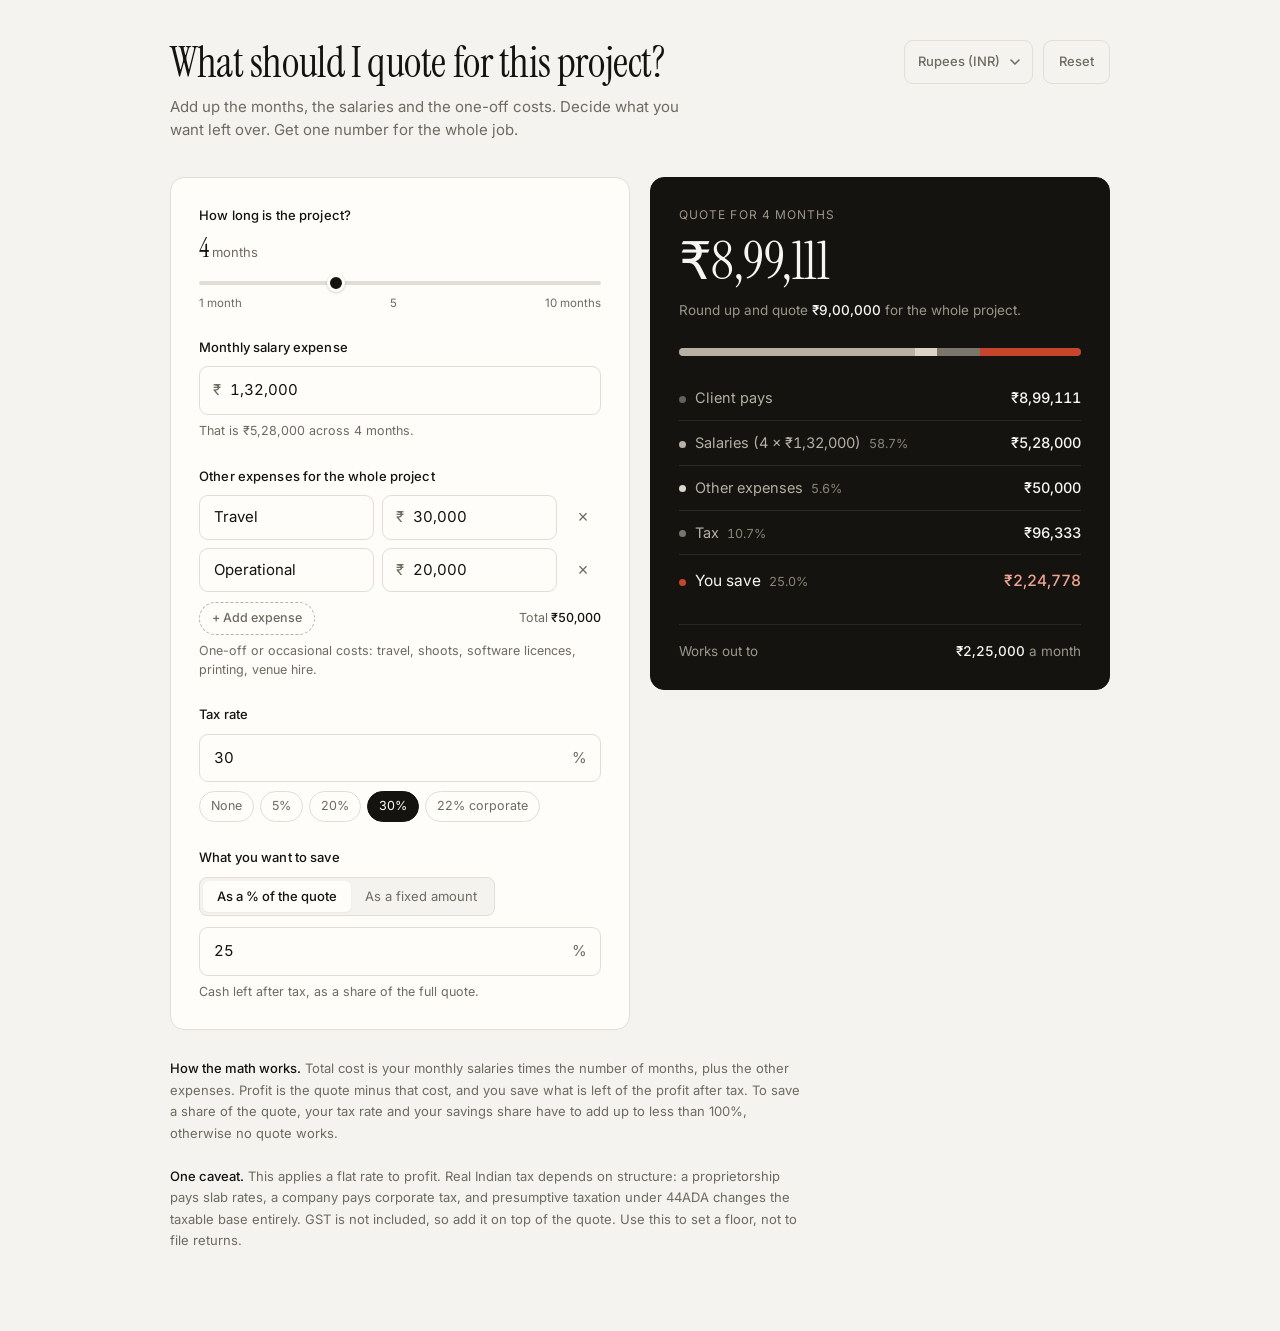
<file: calculators/fixed-term-calculator.html>
<!DOCTYPE html>
<html lang="en">
<head>
<meta charset="utf-8">
<meta name="viewport" content="width=device-width, initial-scale=1">
<title>Fixed-term project calculator</title>
<link rel="icon" href="/assets/brand/favicon.svg" type="image/svg+xml">
<link rel="preconnect" href="https://fonts.googleapis.com">
<link rel="preconnect" href="https://fonts.gstatic.com" crossorigin>
<link href="https://fonts.googleapis.com/css2?family=Inter:wght@400;500;600&family=Instrument+Serif:ital@0;1&display=swap" rel="stylesheet">
<style>
  :root{
    --paper:#F5F3EF;
    --card:#FFFDFA;
    --ink:#14130F;
    --muted:#6E6A61;
    --line:#E2DED6;
    --clay:#C7452A;
    --clay-soft:#F6E4DE;
    --stone:#B8B2A6;
    --sand:#DCD5C7;
    --slate:#7B766C;
  }
  *{box-sizing:border-box;margin:0;padding:0}
  body{
    background:var(--paper);
    color:var(--ink);
    font-family:'Inter',system-ui,-apple-system,sans-serif;
    font-size:15px;
    line-height:1.5;
    -webkit-font-smoothing:antialiased;
    padding:40px 20px 80px;
  }
  .wrap{max-width:940px;margin:0 auto}

  header{display:flex;align-items:flex-start;justify-content:space-between;gap:20px;margin-bottom:36px;flex-wrap:wrap}
  .header-text{max-width:520px}
  h1{
    font-family:'Instrument Serif',Georgia,serif;
    font-weight:400;
    font-size:42px;
    letter-spacing:-0.01em;
    line-height:1.1;
  }
  header p{color:var(--muted);margin-top:10px}
  .resetbtn{background:transparent;border:1px solid var(--line);color:var(--muted);font:inherit;font-size:13px;font-weight:500;padding:9px 15px;border-radius:9px;cursor:pointer;min-height:44px;flex:0 0 auto;transition:all .12s ease}
  .resetbtn:hover{color:var(--ink);border-color:var(--ink)}
  .resetbtn:focus-visible{outline:2px solid var(--clay);outline-offset:2px}
  .header-actions{display:flex;align-items:center;gap:10px;flex:0 0 auto}
  .visually-hidden{position:absolute;width:1px;height:1px;padding:0;margin:-1px;overflow:hidden;clip:rect(0 0 0 0);white-space:nowrap;border:0}
  #currency{font:inherit;font-size:13px;font-weight:500;color:var(--muted);background:transparent;border:1px solid var(--line);border-radius:9px;padding:9px 32px 9px 13px;min-height:44px;cursor:pointer;appearance:none;-webkit-appearance:none;background-repeat:no-repeat;background-position:right 12px center;background-image:url("data:image/svg+xml;charset=utf-8,%3Csvg xmlns='http://www.w3.org/2000/svg' width='10' height='6' viewBox='0 0 10 6'%3E%3Cpath d='M1 1l4 4 4-4' stroke='%236E6A61' stroke-width='1.5' fill='none' stroke-linecap='round'/%3E%3C/svg%3E");transition:all .12s ease}
  #currency:hover{color:var(--ink);border-color:var(--ink)}
  #currency:focus{outline:none;border-color:var(--ink);box-shadow:0 0 0 3px rgba(20,19,15,.06)}
  #currency:focus-visible{outline:2px solid var(--clay);outline-offset:2px}

  .grid{display:grid;grid-template-columns:1fr 1fr;gap:20px;align-items:start}
  @media(max-width:780px){ .grid{grid-template-columns:1fr} h1{font-size:34px} }

  .card{
    background:var(--card);
    border:1px solid var(--line);
    border-radius:14px;
    padding:28px;
  }

  .field{margin-bottom:26px}
  .field:last-child{margin-bottom:0}
  label,.label{
    display:block;
    font-size:13px;
    font-weight:500;
    letter-spacing:.01em;
    margin-bottom:9px;
  }
  .hint{font-size:12.5px;color:var(--muted);margin-top:7px;min-height:1em}

  .input-row{position:relative;display:flex;align-items:center}
  .prefix,.suffix{
    position:absolute;color:var(--muted);font-size:15px;pointer-events:none;
  }
  .prefix{left:14px}
  .suffix{right:14px}
  input[type=text]{
    width:100%;
    font:inherit;
    font-variant-numeric:tabular-nums;
    background:transparent;
    border:1px solid var(--line);
    border-radius:9px;
    padding:12px 14px;
    color:var(--ink);
    transition:border-color .12s ease, box-shadow .12s ease;
  }
  input.with-prefix{padding-left:30px}
  input.with-suffix{padding-right:34px}
  input:focus{
    outline:none;
    border-color:var(--ink);
    box-shadow:0 0 0 3px rgba(20,19,15,.06);
  }

  .chips{display:flex;gap:6px;margin-top:9px;flex-wrap:wrap}
  .chip{
    font:inherit;font-size:12.5px;
    padding:5px 11px;
    border:1px solid var(--line);
    background:transparent;
    border-radius:99px;
    cursor:pointer;
    color:var(--muted);
    transition:all .12s ease;
  }
  .chip:hover{border-color:var(--ink);color:var(--ink)}
  .chip.on{background:var(--ink);border-color:var(--ink);color:var(--card)}

  .toggle{
    display:inline-flex;
    background:var(--paper);
    border:1px solid var(--line);
    border-radius:8px;
    padding:3px;
    margin-bottom:11px;
  }
  .toggle button{
    font:inherit;font-size:13px;
    padding:6px 14px;
    border:0;background:transparent;border-radius:6px;
    cursor:pointer;color:var(--muted);
    transition:all .12s ease;
  }
  .toggle button.on{background:var(--card);color:var(--ink);font-weight:500;box-shadow:0 1px 2px rgba(0,0,0,.05)}

  /* slider */
  .slider-head{display:flex;align-items:baseline;justify-content:space-between;margin-bottom:12px}
  .slider-val{
    font-family:'Instrument Serif',Georgia,serif;
    font-size:26px;line-height:1;
    font-variant-numeric:tabular-nums;
  }
  .slider-val span{font-family:'Inter',sans-serif;font-size:13px;color:var(--muted);margin-left:3px}
  input[type=range]{
    -webkit-appearance:none;appearance:none;
    width:100%;height:20px;
    background:transparent;
    cursor:pointer;
    display:block;
  }
  input[type=range]::-webkit-slider-runnable-track{
    height:4px;border-radius:99px;background:var(--line);
  }
  input[type=range]::-webkit-slider-thumb{
    -webkit-appearance:none;appearance:none;
    width:18px;height:18px;border-radius:99px;
    background:var(--ink);border:3px solid var(--card);
    box-shadow:0 1px 3px rgba(0,0,0,.18);
    margin-top:-7px;
    transition:transform .12s ease;
  }
  input[type=range]:active::-webkit-slider-thumb{transform:scale(1.12)}
  input[type=range]::-moz-range-track{height:4px;border-radius:99px;background:var(--line)}
  input[type=range]::-moz-range-thumb{
    width:14px;height:14px;border-radius:99px;
    background:var(--ink);border:3px solid var(--card);
    box-shadow:0 1px 3px rgba(0,0,0,.18);
  }
  input[type=range]:focus{outline:none}
  input[type=range]:focus-visible::-webkit-slider-thumb{box-shadow:0 0 0 3px rgba(20,19,15,.14)}
  .ticks{display:flex;justify-content:space-between;color:var(--muted);font-size:11.5px;margin-top:2px}

  /* other expenses list */
  .exp-list{display:flex;flex-direction:column;gap:8px}
  .exp-row{display:grid;grid-template-columns:1fr 1fr 36px;gap:8px;align-items:center}
  .exp-row input{padding-top:10px;padding-bottom:10px}
  .exp-del{
    width:36px;height:36px;
    border:1px solid transparent;background:transparent;border-radius:8px;
    color:var(--muted);cursor:pointer;font-size:18px;line-height:1;
    transition:all .12s ease;
  }
  .exp-del:hover{border-color:var(--line);color:var(--ink)}
  .exp-del:focus-visible{outline:2px solid var(--clay);outline-offset:2px}
  .exp-foot{display:flex;align-items:center;justify-content:space-between;margin-top:10px;gap:10px}
  .addbtn{
    font:inherit;font-size:12.5px;font-weight:500;
    padding:6px 12px;
    border:1px dashed var(--stone);background:transparent;border-radius:99px;
    color:var(--muted);cursor:pointer;transition:all .12s ease;
  }
  .addbtn:hover{border-color:var(--ink);color:var(--ink)}
  .addbtn:focus-visible{outline:2px solid var(--clay);outline-offset:2px}
  .exp-total{font-size:12.5px;color:var(--muted);font-variant-numeric:tabular-nums}
  .exp-total b{color:var(--ink);font-weight:500}

  /* results */
  .result{background:var(--ink);color:#F7F5F1;border-color:var(--ink)}
  .result .eyebrow{
    font-size:12px;text-transform:uppercase;letter-spacing:.09em;
    color:#9C9689;margin-bottom:12px;
  }
  .headline{
    font-family:'Instrument Serif',Georgia,serif;
    font-size:52px;line-height:1;letter-spacing:-.01em;
    font-variant-numeric:tabular-nums;
  }
  @media(max-width:780px){ .headline{font-size:42px} }
  .round-note{color:#9C9689;font-size:13.5px;margin-top:12px}
  .round-note b{color:#F7F5F1;font-weight:500}

  .bar{display:flex;height:8px;border-radius:99px;overflow:hidden;margin:28px 0 20px;background:#2A2823}
  .bar span{display:block;height:100%;transition:width .25s ease}
  .seg-sal{background:var(--stone)}
  .seg-oth{background:var(--sand)}
  .seg-tax{background:var(--slate)}
  .seg-keep{background:var(--clay)}

  table{width:100%;border-collapse:collapse;font-variant-numeric:tabular-nums}
  td{padding:11px 0;border-bottom:1px solid #2A2823;font-size:14.5px}
  tr:last-child td{border-bottom:0}
  td.val{text-align:right;font-weight:500}
  td.key{color:#B5AFA3}
  .dot{display:inline-block;width:7px;height:7px;border-radius:99px;margin-right:9px;vertical-align:middle}
  .pct{color:#8B8578;font-size:12.5px;margin-left:8px;font-weight:400}
  tr.keep td{color:#F7F5F1;font-size:15.5px;padding-top:14px}
  tr.keep td.val{color:#EFA48F}

  .permonth{
    margin-top:20px;padding-top:16px;border-top:1px solid #2A2823;
    display:flex;justify-content:space-between;gap:12px;
    font-size:13.5px;color:#9C9689;font-variant-numeric:tabular-nums;
  }
  .permonth b{color:#F7F5F1;font-weight:500}

  .warn{
    background:var(--clay-soft);
    border:1px solid #E9C4B8;
    color:#7E2B18;
    border-radius:10px;
    padding:16px 18px;
    font-size:14px;
  }
  .warn b{font-weight:600}

  footer{
    margin-top:28px;color:var(--muted);font-size:13px;line-height:1.65;
    max-width:640px;
  }
  footer b{color:var(--ink);font-weight:500}
</style>
</head>
<body>
<div class="wrap">

  <header>
    <div class="header-text">
      <h1>What should I quote for this project?</h1>
      <p>Add up the months, the salaries and the one-off costs. Decide what you want left over. Get one number for the whole job.</p>
    </div>
    <div class="header-actions">
      <label class="visually-hidden" for="currency">Currency</label>
      <select id="currency" aria-label="Currency">
        <option value="INR">Rupees (INR)</option>
        <option value="USD">USD</option>
        <option value="AED">AED</option>
        <option value="EUR">Euro (EUR)</option>
      </select>
      <button class="resetbtn" id="reset" type="button">Reset</button>
    </div>
  </header>

  <div class="grid">

    <!-- INPUTS -->
    <div class="card">
      <div class="field">
        <label for="months">How long is the project?</label>
        <div class="slider-head">
          <span class="slider-val" id="monthsVal">4<span>months</span></span>
        </div>
        <input type="range" id="months" min="1" max="10" step="1" value="4">
        <div class="ticks"><span>1 month</span><span>5</span><span>10 months</span></div>
      </div>

      <div class="field">
        <label for="salary">Monthly salary expense</label>
        <div class="input-row">
          <span class="prefix">₹</span>
          <input type="text" id="salary" class="with-prefix money" inputmode="numeric" value="1,32,000" autocomplete="off">
        </div>
        <div class="hint" id="salaryHint">Everyone on the project, every month it runs.</div>
      </div>

      <div class="field">
        <span class="label" id="otherLabel">Other expenses for the whole project</span>
        <div class="exp-list" id="expList" aria-labelledby="otherLabel"></div>
        <div class="exp-foot">
          <button class="addbtn" id="addExp" type="button">+ Add expense</button>
          <span class="exp-total" id="expTotal">Total <b>₹0</b></span>
        </div>
        <div class="hint">One-off or occasional costs: travel, shoots, software licences, printing, venue hire.</div>
      </div>

      <div class="field">
        <label for="tax">Tax rate</label>
        <div class="input-row">
          <input type="text" id="tax" class="with-suffix" inputmode="decimal" value="30" autocomplete="off">
          <span class="suffix">%</span>
        </div>
        <div class="chips" id="taxChips">
          <button class="chip" data-tax="0" type="button">None</button>
          <button class="chip" data-tax="5" type="button">5%</button>
          <button class="chip" data-tax="20" type="button">20%</button>
          <button class="chip on" data-tax="30" type="button">30%</button>
          <button class="chip" data-tax="22" type="button">22% corporate</button>
        </div>
      </div>

      <div class="field">
        <span class="label">What you want to save</span>
        <div class="toggle" id="modeToggle">
          <button data-mode="pct" class="on" type="button">As a % of the quote</button>
          <button data-mode="amt" type="button">As a fixed amount</button>
        </div>

        <div class="input-row" id="pctWrap">
          <input type="text" id="targetPct" class="with-suffix" inputmode="decimal" value="25" autocomplete="off" aria-label="Savings as a percentage of the quote">
          <span class="suffix">%</span>
        </div>

        <div class="input-row" id="amtWrap" style="display:none">
          <span class="prefix">₹</span>
          <input type="text" id="targetAmt" class="with-prefix money" inputmode="numeric" value="2,00,000" autocomplete="off" aria-label="Savings as a fixed amount for the whole project">
        </div>

        <div class="hint" id="targetHint">Cash left after tax, as a share of the full quote.</div>
      </div>
    </div>

    <!-- RESULTS -->
    <div id="resultCard" class="card result">
      <div class="eyebrow" id="eyebrow">Quote for 4 months</div>
      <div class="headline" id="headline">₹0</div>
      <div class="round-note" id="roundNote"></div>

      <div class="bar">
        <span class="seg-sal" id="segSal"></span>
        <span class="seg-oth" id="segOth"></span>
        <span class="seg-tax" id="segTax"></span>
        <span class="seg-keep" id="segKeep"></span>
      </div>

      <table>
        <tr>
          <td class="key"><span class="dot" style="background:#F7F5F1;opacity:.35"></span>Client pays</td>
          <td class="val" id="rRev"></td>
        </tr>
        <tr>
          <td class="key"><span class="dot seg-sal"></span><span id="kSal">Salaries</span><span class="pct" id="pSal"></span></td>
          <td class="val" id="rSal"></td>
        </tr>
        <tr>
          <td class="key"><span class="dot seg-oth"></span>Other expenses<span class="pct" id="pOth"></span></td>
          <td class="val" id="rOth"></td>
        </tr>
        <tr>
          <td class="key"><span class="dot seg-tax"></span>Tax<span class="pct" id="pTax"></span></td>
          <td class="val" id="rTax"></td>
        </tr>
        <tr class="keep">
          <td class="key"><span class="dot seg-keep"></span>You save<span class="pct" id="pKeep"></span></td>
          <td class="val" id="rKeep"></td>
        </tr>
      </table>

      <div class="permonth">
        <span>Works out to</span>
        <span><b id="perMonth"></b> a month</span>
      </div>
    </div>

    <div id="warnCard" class="card warn" style="display:none"></div>

  </div>

  <footer>
    <b>How the math works.</b> Total cost is your monthly salaries times the number of months, plus the other expenses. Profit is the quote minus that cost, and you save what is left of the profit after tax. To save a share of the quote, your tax rate and your savings share have to add up to less than 100%, otherwise no quote works.<br><br>
    <b>One caveat.</b> This applies a flat rate to profit. Real Indian tax depends on structure: a proprietorship pays slab rates, a company pays corporate tax, and presumptive taxation under 44ADA changes the taxable base entirely. GST is not included, so add it on top of the quote. Use this to set a floor, not to file returns.
  </footer>

</div>

<script>
(function(){
  var mode = 'pct';
  var $ = function(id){ return document.getElementById(id); };

  var DEFAULT_EXPENSES = [
    { name: 'Travel', amount: 30000 },
    { name: 'Operational', amount: 20000 }
  ];

  // ---- currency (symbol swap only, no conversion) ----
  var CURRENCIES = {
    INR:{symbol:'₹',locale:'en-IN'}, USD:{symbol:'$',locale:'en-US'},
    AED:{symbol:'AED ',locale:'en-US'}, EUR:{symbol:'€',locale:'en-US'}
  };
  var CUR_KEY = 'da_currency';
  var currentCurrency = 'INR';
  function readCurrency(){ try{ var v = localStorage.getItem(CUR_KEY); if(v && CURRENCIES[v]) return v; }catch(e){} return 'INR'; }
  function saveCurrency(v){ try{ localStorage.setItem(CUR_KEY, v); }catch(e){} }
  function curSym(){ return CURRENCIES[currentCurrency].symbol; }
  function curLoc(){ return CURRENCIES[currentCurrency].locale; }
  function moneyInputs(){ return document.querySelectorAll('input.money'); }
  function applyCurrencySymbols(){
    Array.prototype.forEach.call(document.querySelectorAll('.prefix'), function(el){ el.textContent = curSym(); });
    var pad = (currentCurrency === 'AED') ? '54px' : '30px';
    Array.prototype.forEach.call(moneyInputs(), function(el){ el.style.paddingLeft = pad; });
  }
  function reformatMoneyFields(){
    Array.prototype.forEach.call(moneyInputs(), function(el){ var n = parseNum(el.value); el.value = n ? fmtIn(n) : ''; });
  }

  function parseNum(v){
    var n = parseFloat(String(v).replace(/[^0-9.]/g,''));
    return isNaN(n) ? 0 : n;
  }
  function money(n){
    return curSym() + Math.round(n).toLocaleString(curLoc());
  }
  function fmtIn(n){
    return Math.round(n).toLocaleString(curLoc());
  }
  function show(el, on){ el.style.display = on ? '' : 'none'; }
  function monthsWord(n){ return n === 1 ? 'month' : 'months'; }

  // money inputs: recalc live, plain digits while editing, pretty-print on blur
  function wireMoney(el){
    el.addEventListener('input', calc);
    el.addEventListener('blur', function(){
      var n = parseNum(el.value);
      el.value = n ? fmtIn(n) : '';
      calc();
    });
    el.addEventListener('focus', function(){
      el.value = String(parseNum(el.value) || '');
    });
  }

  // ---- other expenses list ----
  var expCount = 0;
  function addExpense(name, amount, focus){
    expCount++;
    var row = document.createElement('div');
    row.className = 'exp-row';

    var nameIn = document.createElement('input');
    nameIn.type = 'text';
    nameIn.className = 'exp-name';
    nameIn.placeholder = 'What is it for?';
    nameIn.value = name || '';
    nameIn.autocomplete = 'off';
    nameIn.setAttribute('aria-label', 'Expense ' + expCount + ' name');

    var wrap = document.createElement('div');
    wrap.className = 'input-row';
    var pre = document.createElement('span');
    pre.className = 'prefix';
    pre.textContent = curSym();
    var amtIn = document.createElement('input');
    amtIn.type = 'text';
    amtIn.className = 'with-prefix money exp-amt';
    amtIn.inputMode = 'numeric';
    amtIn.autocomplete = 'off';
    amtIn.placeholder = '0';
    amtIn.value = amount ? fmtIn(amount) : '';
    amtIn.setAttribute('aria-label', 'Expense ' + expCount + ' amount');
    amtIn.style.paddingLeft = (currentCurrency === 'AED') ? '54px' : '30px';
    wrap.appendChild(pre);
    wrap.appendChild(amtIn);

    var del = document.createElement('button');
    del.type = 'button';
    del.className = 'exp-del';
    del.innerHTML = '&times;';
    del.setAttribute('aria-label', 'Remove this expense');
    del.addEventListener('click', function(){
      row.parentNode.removeChild(row);
      calc();
    });

    row.appendChild(nameIn);
    row.appendChild(wrap);
    row.appendChild(del);
    $('expList').appendChild(row);
    wireMoney(amtIn);
    if (focus) nameIn.focus();
  }
  function otherTotal(){
    var sum = 0;
    Array.prototype.forEach.call(document.querySelectorAll('.exp-amt'), function(el){ sum += parseNum(el.value); });
    return sum;
  }
  function loadDefaultExpenses(){
    $('expList').innerHTML = '';
    expCount = 0;
    DEFAULT_EXPENSES.forEach(function(e){ addExpense(e.name, e.amount, false); });
  }

  function calc(){
    var n = parseInt($('months').value, 10) || 1;
    var S = parseNum($('salary').value);
    var O = otherTotal();
    var salTotal = S * n;
    var C = salTotal + O;
    var t = parseNum($('tax').value) / 100;
    var warn = $('warnCard'), res = $('resultCard');

    $('monthsVal').innerHTML = n + '<span>' + monthsWord(n) + '</span>';
    $('expTotal').innerHTML = 'Total <b>' + money(O) + '</b>';
    $('salaryHint').textContent = S > 0
      ? 'That is ' + money(salTotal) + ' across ' + n + ' ' + monthsWord(n) + '.'
      : 'Everyone on the project, every month it runs.';
    $('targetHint').textContent = (mode === 'pct')
      ? 'Cash left after tax, as a share of the full quote.'
      : 'Cash left after tax, across all ' + n + ' ' + monthsWord(n) + ' of the project.';

    if (t < 0 || t >= 1){
      warn.innerHTML = '<b>That tax rate does not work.</b> Enter something between 0 and 99.';
      show(warn, true); show(res, false); return;
    }

    var Q;
    if (mode === 'pct'){
      var p = parseNum($('targetPct').value) / 100;
      var denom = 1 - t - p;
      if (p <= 0){
        warn.innerHTML = '<b>Set a savings target above zero.</b>';
        show(warn, true); show(res, false); return;
      }
      if (denom <= 0){
        var max = ((1 - t) * 100).toFixed(0);
        warn.innerHTML = '<b>No quote gets you there.</b> After tax at ' + (t*100).toFixed(0) +
          '%, you save at most ' + max + '% of the quote, and that only happens if the project costs nothing. ' +
          'Pick a target under ' + max + '%, or bring the costs down.';
        show(warn, true); show(res, false); return;
      }
      if (C <= 0){
        warn.innerHTML = '<b>Add your salaries or expenses first.</b> With zero cost, any quote hits your percentage.';
        show(warn, true); show(res, false); return;
      }
      Q = C * (1 - t) / denom;
    } else {
      var A = parseNum($('targetAmt').value);
      if (A <= 0){
        warn.innerHTML = '<b>Set a savings amount above zero.</b>';
        show(warn, true); show(res, false); return;
      }
      Q = C + A / (1 - t);
    }

    show(warn, false); show(res, true);

    var profit = Q - C;
    var tax = profit * t;
    var keep = profit - tax;

    var ps = salTotal / Q * 100, po = O / Q * 100, pt = tax / Q * 100, pk = keep / Q * 100;
    var rounded = Math.ceil(Q / 5000) * 5000;
    var quoted = (rounded > Q + 1) ? rounded : Q;

    $('eyebrow').textContent = 'Quote for ' + n + ' ' + monthsWord(n);
    $('headline').textContent = money(Q);
    $('roundNote').innerHTML = (rounded > Q + 1)
      ? 'Round up and quote <b>' + money(rounded) + '</b> for the whole project.'
      : 'That is already a clean number. Quote <b>' + money(Q) + '</b> for the whole project.';

    $('segSal').style.width  = ps.toFixed(2) + '%';
    $('segOth').style.width  = po.toFixed(2) + '%';
    $('segTax').style.width  = pt.toFixed(2) + '%';
    $('segKeep').style.width = pk.toFixed(2) + '%';

    $('kSal').textContent = 'Salaries (' + n + ' × ' + money(S) + ')';
    $('rRev').textContent  = money(Q);
    $('rSal').textContent  = money(salTotal);
    $('rOth').textContent  = money(O);
    $('rTax').textContent  = money(tax);
    $('rKeep').textContent = money(keep);

    $('pSal').textContent  = ps.toFixed(1) + '%';
    $('pOth').textContent  = po.toFixed(1) + '%';
    $('pTax').textContent  = pt.toFixed(1) + '%';
    $('pKeep').textContent = pk.toFixed(1) + '%';

    $('perMonth').textContent = money(quoted / n);
  }

  // slider
  $('months').addEventListener('input', calc);

  // add expense
  $('addExp').addEventListener('click', function(){ addExpense('', 0, true); calc(); });

  // mode toggle
  Array.prototype.forEach.call($('modeToggle').children, function(btn){
    btn.addEventListener('click', function(){
      Array.prototype.forEach.call($('modeToggle').children, function(b){ b.classList.remove('on'); });
      btn.classList.add('on');
      mode = btn.dataset.mode;
      show($('pctWrap'), mode === 'pct');
      show($('amtWrap'), mode === 'amt');
      calc();
    });
  });

  // tax chips
  Array.prototype.forEach.call($('taxChips').children, function(chip){
    chip.addEventListener('click', function(){
      $('tax').value = chip.dataset.tax;
      syncChips();
      calc();
    });
  });
  function syncChips(){
    var v = $('tax').value.trim();
    Array.prototype.forEach.call($('taxChips').children, function(c){
      c.classList.toggle('on', c.dataset.tax === v);
    });
  }

  wireMoney($('salary'));
  wireMoney($('targetAmt'));
  $('tax').addEventListener('input', function(){ syncChips(); calc(); });
  $('targetPct').addEventListener('input', calc);

  $('currency').addEventListener('change', function(){
    currentCurrency = $('currency').value;
    saveCurrency(currentCurrency);
    applyCurrencySymbols();
    reformatMoneyFields();
    calc();
  });

  function resetAll(){
    $('months').value = '4';
    $('salary').value = '132000';
    $('tax').value = '30';
    $('targetPct').value = '25';
    $('targetAmt').value = '200000';
    loadDefaultExpenses();
    Array.prototype.forEach.call($('modeToggle').children, function(b){ b.classList.remove('on'); });
    $('modeToggle').querySelector('[data-mode="pct"]').classList.add('on');
    mode = 'pct';
    show($('pctWrap'), true); show($('amtWrap'), false);
    syncChips();
    applyCurrencySymbols();
    reformatMoneyFields();
    calc();
  }
  $('reset').addEventListener('click', resetAll);

  currentCurrency = readCurrency();
  $('currency').value = currentCurrency;
  resetAll();
})();
</script>
</body>
</html>
</file>
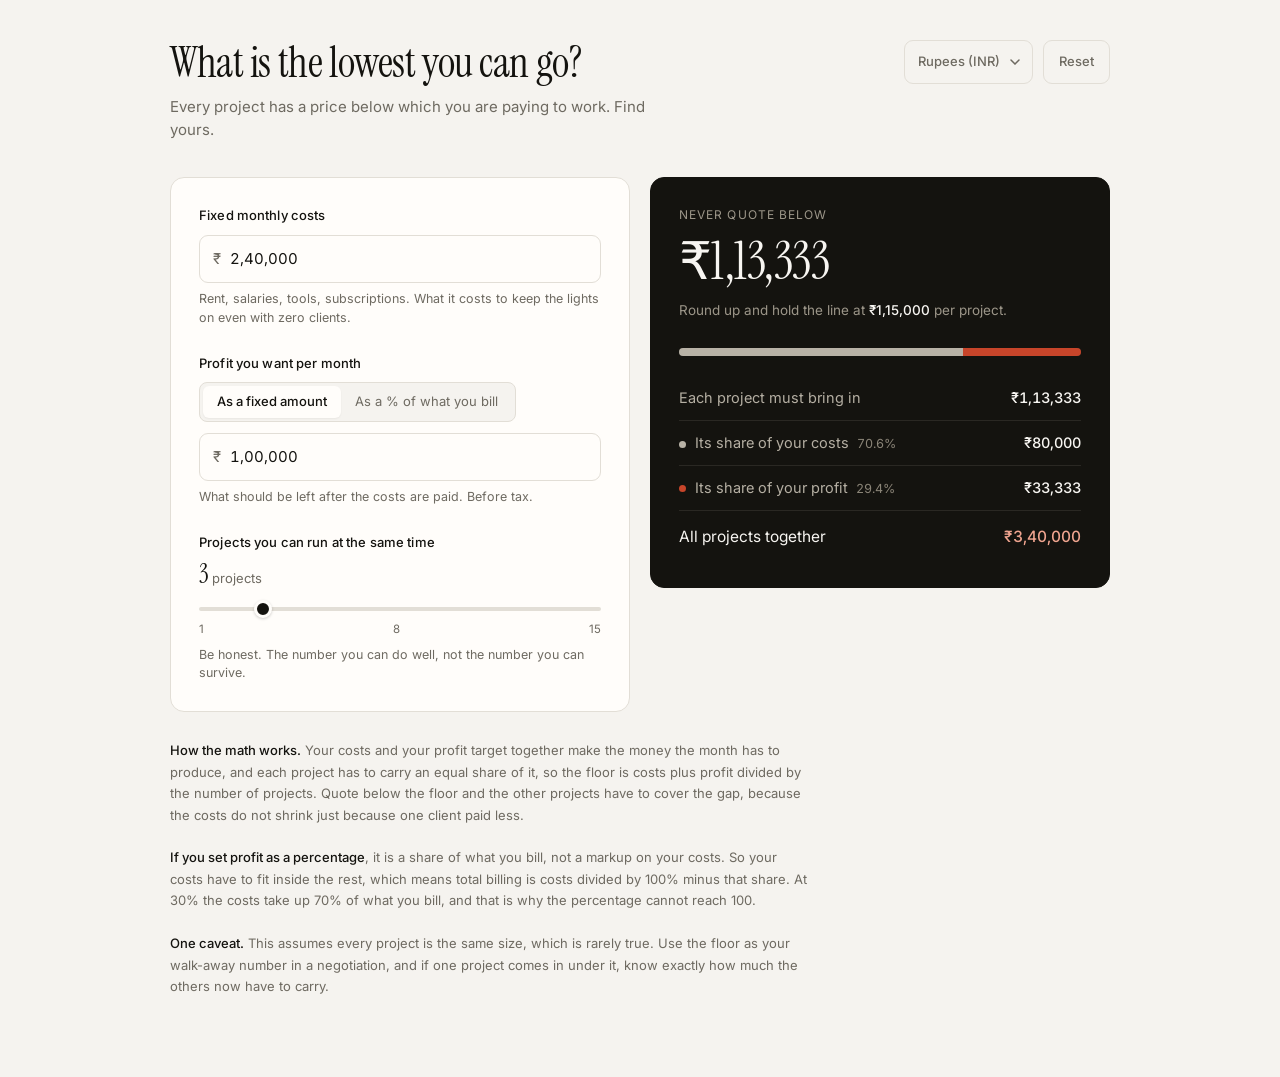
<file: calculators/floor-price-calculator.html>
<!DOCTYPE html>
<html lang="en">
<head>
<meta charset="utf-8">
<meta name="viewport" content="width=device-width, initial-scale=1">
<title>Floor price calculator</title>
<link rel="icon" href="/assets/brand/favicon.svg" type="image/svg+xml">
<link rel="preconnect" href="https://fonts.googleapis.com">
<link rel="preconnect" href="https://fonts.gstatic.com" crossorigin>
<link href="https://fonts.googleapis.com/css2?family=Inter:wght@400;500;600&family=Instrument+Serif:ital@0;1&display=swap" rel="stylesheet">
<style>
  :root{
    --paper:#F5F3EF;
    --card:#FFFDFA;
    --ink:#14130F;
    --muted:#6E6A61;
    --line:#E2DED6;
    --clay:#C7452A;
    --clay-soft:#F6E4DE;
    --stone:#B8B2A6;
    --slate:#7B766C;
  }
  *{box-sizing:border-box;margin:0;padding:0}
  body{
    background:var(--paper);
    color:var(--ink);
    font-family:'Inter',system-ui,-apple-system,sans-serif;
    font-size:15px;
    line-height:1.5;
    -webkit-font-smoothing:antialiased;
    padding:40px 20px 80px;
  }
  .wrap{max-width:940px;margin:0 auto}

  header{display:flex;align-items:flex-start;justify-content:space-between;gap:20px;margin-bottom:36px;flex-wrap:wrap}
  .header-text{max-width:520px}
  h1{
    font-family:'Instrument Serif',Georgia,serif;
    font-weight:400;
    font-size:42px;
    letter-spacing:-0.01em;
    line-height:1.1;
  }
  header p{color:var(--muted);margin-top:10px}
  .resetbtn{background:transparent;border:1px solid var(--line);color:var(--muted);font:inherit;font-size:13px;font-weight:500;padding:9px 15px;border-radius:9px;cursor:pointer;min-height:44px;flex:0 0 auto;transition:all .12s ease}
  .resetbtn:hover{color:var(--ink);border-color:var(--ink)}
  .resetbtn:focus-visible{outline:2px solid var(--clay);outline-offset:2px}
  .header-actions{display:flex;align-items:center;gap:10px;flex:0 0 auto}
  .visually-hidden{position:absolute;width:1px;height:1px;padding:0;margin:-1px;overflow:hidden;clip:rect(0 0 0 0);white-space:nowrap;border:0}
  #currency{font:inherit;font-size:13px;font-weight:500;color:var(--muted);background:transparent;border:1px solid var(--line);border-radius:9px;padding:9px 32px 9px 13px;min-height:44px;cursor:pointer;appearance:none;-webkit-appearance:none;background-repeat:no-repeat;background-position:right 12px center;background-image:url("data:image/svg+xml;charset=utf-8,%3Csvg xmlns='http://www.w3.org/2000/svg' width='10' height='6' viewBox='0 0 10 6'%3E%3Cpath d='M1 1l4 4 4-4' stroke='%236E6A61' stroke-width='1.5' fill='none' stroke-linecap='round'/%3E%3C/svg%3E");transition:all .12s ease}
  #currency:hover{color:var(--ink);border-color:var(--ink)}
  #currency:focus{outline:none;border-color:var(--ink);box-shadow:0 0 0 3px rgba(20,19,15,.06)}
  #currency:focus-visible{outline:2px solid var(--clay);outline-offset:2px}

  .grid{display:grid;grid-template-columns:1fr 1fr;gap:20px;align-items:start}
  @media(max-width:780px){ .grid{grid-template-columns:1fr} h1{font-size:34px} }

  .card{
    background:var(--card);
    border:1px solid var(--line);
    border-radius:14px;
    padding:28px;
  }

  .field{margin-bottom:26px}
  .field:last-child{margin-bottom:0}
  label{
    display:block;
    font-size:13px;
    font-weight:500;
    letter-spacing:.01em;
    margin-bottom:9px;
  }
  .hint{font-size:12.5px;color:var(--muted);margin-top:7px;min-height:1em}

  .input-row{position:relative;display:flex;align-items:center}
  .prefix,.suffix{
    position:absolute;color:var(--muted);font-size:15px;pointer-events:none;
  }
  .prefix{left:14px}
  .suffix{right:14px}
  input[type=text]{
    width:100%;
    font:inherit;
    font-variant-numeric:tabular-nums;
    background:transparent;
    border:1px solid var(--line);
    border-radius:9px;
    padding:12px 14px;
    color:var(--ink);
    transition:border-color .12s ease, box-shadow .12s ease;
  }
  input.with-prefix{padding-left:30px}
  input:focus{
    outline:none;
    border-color:var(--ink);
    box-shadow:0 0 0 3px rgba(20,19,15,.06);
  }

  .chips{display:flex;gap:6px;margin-top:9px;flex-wrap:wrap}
  .chip{
    font:inherit;font-size:12.5px;
    padding:5px 11px;
    border:1px solid var(--line);
    background:transparent;
    border-radius:99px;
    cursor:pointer;
    color:var(--muted);
    transition:all .12s ease;
  }
  .chip:hover{border-color:var(--ink);color:var(--ink)}
  .chip.on{background:var(--ink);border-color:var(--ink);color:var(--card)}

  .toggle{
    display:inline-flex;
    background:var(--paper);
    border:1px solid var(--line);
    border-radius:8px;
    padding:3px;
    margin-bottom:11px;
  }
  .toggle button{
    font:inherit;font-size:13px;
    padding:6px 14px;
    border:0;background:transparent;border-radius:6px;
    cursor:pointer;color:var(--muted);
    transition:all .12s ease;
  }
  .toggle button.on{background:var(--card);color:var(--ink);font-weight:500;box-shadow:0 1px 2px rgba(0,0,0,.05)}

  /* sliders */
  .slider-head{display:flex;align-items:baseline;justify-content:space-between;margin-bottom:12px}
  .slider-val{
    font-family:'Instrument Serif',Georgia,serif;
    font-size:26px;line-height:1;
    font-variant-numeric:tabular-nums;
  }
  .slider-val span{font-family:'Inter',sans-serif;font-size:13px;color:var(--muted);margin-left:3px}
  input[type=range]{
    -webkit-appearance:none;appearance:none;
    width:100%;height:20px;
    background:transparent;
    cursor:pointer;
    display:block;
  }
  input[type=range]::-webkit-slider-runnable-track{
    height:4px;border-radius:99px;background:var(--line);
  }
  input[type=range]::-webkit-slider-thumb{
    -webkit-appearance:none;appearance:none;
    width:18px;height:18px;border-radius:99px;
    background:var(--ink);border:3px solid var(--card);
    box-shadow:0 1px 3px rgba(0,0,0,.18);
    margin-top:-7px;
    transition:transform .12s ease;
  }
  input[type=range]:active::-webkit-slider-thumb{transform:scale(1.12)}
  input[type=range]::-moz-range-track{height:4px;border-radius:99px;background:var(--line)}
  input[type=range]::-moz-range-thumb{
    width:14px;height:14px;border-radius:99px;
    background:var(--ink);border:3px solid var(--card);
    box-shadow:0 1px 3px rgba(0,0,0,.18);
  }
  input[type=range]:focus{outline:none}
  input[type=range]:focus-visible::-webkit-slider-thumb{box-shadow:0 0 0 3px rgba(20,19,15,.14)}
  .ticks{display:flex;justify-content:space-between;color:var(--muted);font-size:11.5px;margin-top:2px}

  /* results */
  .result{background:var(--ink);color:#F7F5F1;border-color:var(--ink)}
  .result .eyebrow{
    font-size:12px;text-transform:uppercase;letter-spacing:.09em;
    color:#9C9689;margin-bottom:12px;
  }
  .headline{
    font-family:'Instrument Serif',Georgia,serif;
    font-size:52px;line-height:1;letter-spacing:-.01em;
    font-variant-numeric:tabular-nums;
  }
  @media(max-width:780px){ .headline{font-size:42px} }
  .round-note{color:#9C9689;font-size:13.5px;margin-top:12px}
  .round-note b{color:#F7F5F1;font-weight:500}

  .bar{display:flex;height:8px;border-radius:99px;overflow:hidden;margin:28px 0 20px;background:#2A2823}
  .bar span{display:block;height:100%;transition:width .25s ease}
  .seg-cost{background:var(--stone)}
  .seg-profit{background:var(--clay)}

  table{width:100%;border-collapse:collapse;font-variant-numeric:tabular-nums}
  td{padding:11px 0;border-bottom:1px solid #2A2823;font-size:14.5px}
  tr:last-child td{border-bottom:0}
  td.val{text-align:right;font-weight:500}
  td.key{color:#B5AFA3}
  .dot{display:inline-block;width:7px;height:7px;border-radius:99px;margin-right:9px;vertical-align:middle}
  .pct{color:#8B8578;font-size:12.5px;margin-left:8px;font-weight:400}
  tr.keep td{color:#F7F5F1;font-size:15.5px;padding-top:14px}
  tr.keep td.val{color:#EFA48F}

  .warn{
    background:var(--clay-soft);
    border:1px solid #E9C4B8;
    color:#7E2B18;
    border-radius:10px;
    padding:16px 18px;
    font-size:14px;
  }
  .warn b{font-weight:600}

  footer{
    margin-top:28px;color:var(--muted);font-size:13px;line-height:1.65;
    max-width:640px;
  }
  footer b{color:var(--ink);font-weight:500}
</style>
</head>
<body>
<div class="wrap">

  <header>
    <div class="header-text">
      <h1>What is the lowest you can go?</h1>
      <p>Every project has a price below which you are paying to work. Find yours.</p>
    </div>
    <div class="header-actions">
      <label class="visually-hidden" for="currency">Currency</label>
      <select id="currency" aria-label="Currency">
        <option value="INR">Rupees (INR)</option>
        <option value="USD">USD</option>
        <option value="AED">AED</option>
        <option value="EUR">Euro (EUR)</option>
      </select>
      <button class="resetbtn" id="reset" type="button">Reset</button>
    </div>
  </header>

  <div class="grid">

    <!-- INPUTS -->
    <div class="card">
      <div class="field">
        <label for="costs">Fixed monthly costs</label>
        <div class="input-row">
          <span class="prefix">&#8377;</span>
          <input type="text" id="costs" class="with-prefix" inputmode="numeric" value="2,40,000" autocomplete="off">
        </div>
        <div class="hint">Rent, salaries, tools, subscriptions. What it costs to keep the lights on even with zero clients.</div>
      </div>

      <div class="field">
        <label>Profit you want per month</label>
        <div class="toggle" id="modeToggle">
          <button data-mode="amt" class="on">As a fixed amount</button>
          <button data-mode="pct">As a % of what you bill</button>
        </div>

        <div class="input-row" id="amtWrap">
          <span class="prefix">&#8377;</span>
          <input type="text" id="profit" class="with-prefix" inputmode="numeric" value="1,00,000" autocomplete="off">
        </div>

        <div id="pctWrap" style="display:none">
          <div class="slider-head">
            <span class="slider-val" id="marginVal">30<span>%</span></span>
            <span class="hint" style="margin:0" id="marginAmt">&#8377;1,02,857 a month</span>
          </div>
          <input type="range" id="margin" min="1" max="80" step="1" value="30">
          <div class="ticks"><span>1%</span><span>40%</span><span>80%</span></div>
        </div>

        <div class="hint" id="profitHint">What should be left after the costs are paid. Before tax.</div>
      </div>

      <div class="field">
        <label>Projects you can run at the same time</label>
        <div class="slider-head">
          <span class="slider-val" id="projVal">3<span>projects</span></span>
        </div>
        <input type="range" id="projects" min="1" max="15" step="1" value="3">
        <div class="ticks"><span>1</span><span>8</span><span>15</span></div>
        <div class="hint">Be honest. The number you can do well, not the number you can survive.</div>
      </div>
    </div>

    <!-- RESULTS -->
    <div id="resultCard" class="card result">
      <div class="eyebrow">Never quote below</div>
      <div class="headline" id="headline">&#8377;1,13,333</div>
      <div class="round-note" id="roundNote">Round up and hold the line at <b>&#8377;1,15,000</b> per project.</div>

      <div class="bar">
        <span class="seg-cost" id="segCost" style="width:70%"></span>
        <span class="seg-profit" id="segProfit" style="width:30%"></span>
      </div>

      <table>
        <tr>
          <td class="key">Each project must bring in</td>
          <td class="val" id="rFloor">&#8377;1,13,333</td>
        </tr>
        <tr>
          <td class="key"><span class="dot seg-cost"></span>Its share of your costs<span class="pct" id="pCost">70%</span></td>
          <td class="val" id="rCost">&#8377;80,000</td>
        </tr>
        <tr>
          <td class="key"><span class="dot seg-profit"></span>Its share of your profit<span class="pct" id="pProfit">30%</span></td>
          <td class="val" id="rProfit">&#8377;33,333</td>
        </tr>
        <tr class="keep">
          <td class="key">All projects together</td>
          <td class="val" id="rTotal">&#8377;3,40,000</td>
        </tr>
      </table>
    </div>

    <div id="warnCard" class="card warn" style="display:none"></div>

  </div>

  <footer>
    <b>How the math works.</b> Your costs and your profit target together make the money the month has to produce, and each project has to carry an equal share of it, so the floor is costs plus profit divided by the number of projects. Quote below the floor and the other projects have to cover the gap, because the costs do not shrink just because one client paid less.<br><br>
    <b>If you set profit as a percentage</b>, it is a share of what you bill, not a markup on your costs. So your costs have to fit inside the rest, which means total billing is costs divided by 100% minus that share. At 30% the costs take up 70% of what you bill, and that is why the percentage cannot reach 100.<br><br>
    <b>One caveat.</b> This assumes every project is the same size, which is rarely true. Use the floor as your walk-away number in a negotiation, and if one project comes in under it, know exactly how much the others now have to carry.
  </footer>

</div>

<script>
(function(){
  var mode = 'amt';
  var $ = function(id){ return document.getElementById(id); };

  // ---- currency (symbol swap only, no conversion) ----
  var CURRENCIES = {
    INR:{symbol:'₹',locale:'en-IN'}, USD:{symbol:'$',locale:'en-US'},
    AED:{symbol:'AED ',locale:'en-US'}, EUR:{symbol:'€',locale:'en-US'}
  };
  var CUR_KEY = 'da_currency';
  var currentCurrency = 'INR';
  function readCurrency(){ try{ var v = localStorage.getItem(CUR_KEY); if(v && CURRENCIES[v]) return v; }catch(e){} return 'INR'; }
  function saveCurrency(v){ try{ localStorage.setItem(CUR_KEY, v); }catch(e){} }
  function curSym(){ return CURRENCIES[currentCurrency].symbol; }
  function curLoc(){ return CURRENCIES[currentCurrency].locale; }
  function applyCurrencySymbols(){
    Array.prototype.forEach.call(document.querySelectorAll('.prefix'), function(el){ el.textContent = curSym(); });
    var pad = (currentCurrency === 'AED') ? '54px' : '30px';
    ['costs','profit'].forEach(function(id){ $(id).style.paddingLeft = pad; });
  }
  function reformatMoneyFields(){
    ['costs','profit'].forEach(function(id){ var el = $(id), n = parseNum(el.value); el.value = n ? fmtIn(n) : ''; });
  }

  function parseNum(v){
    var n = parseFloat(String(v).replace(/[^0-9.]/g,''));
    return isNaN(n) ? 0 : n;
  }
  function inr(n){ return curSym() + Math.round(n).toLocaleString(curLoc()); }
  function fmtIn(n){ return Math.round(n).toLocaleString(curLoc()); }
  function show(el, on){ el.style.display = on ? '' : 'none'; }

  function calc(){
    var C = parseNum($('costs').value);
    var N = Math.round(parseNum($('projects').value));
    var warn = $('warnCard'), res = $('resultCard');

    $('projVal').innerHTML = N + '<span>' + (N === 1 ? 'project' : 'projects') + '</span>';

    var P, total;

    if (mode === 'amt'){
      P = parseNum($('profit').value);
      total = C + P;
      if (C <= 0 && P <= 0){
        warn.innerHTML = '<b>Add your costs and profit target first.</b> The floor is built out of those two numbers.';
        show(warn, true); show(res, false); return;
      }
    } else {
      var m = parseNum($('margin').value) / 100;
      $('marginVal').innerHTML = Math.round(m*100) + '<span>%</span>';
      if (C <= 0){
        $('marginAmt').textContent = 'Add your costs first';
        warn.innerHTML = '<b>Add your fixed monthly costs first.</b> A percentage on its own has nothing to work against.';
        show(warn, true); show(res, false); return;
      }
      total = C / (1 - m);
      P = total - C;
      $('marginAmt').textContent = inr(P) + ' a month';
    }

    show(warn, false); show(res, true);

    var floor = total / N;
    var costShare = C / N;
    var profitShare = P / N;
    var pc = total > 0 ? C / total * 100 : 0;
    var pp = total > 0 ? P / total * 100 : 0;
    var rounded = Math.ceil(floor / 5000) * 5000;

    $('headline').textContent = inr(floor);
    $('roundNote').innerHTML = (rounded > floor + 1)
      ? 'Round up and hold the line at <b>' + inr(rounded) + '</b> per project.'
      : 'That is already a clean number. Hold the line at <b>' + inr(floor) + '</b> per project.';

    $('segCost').style.width   = pc.toFixed(2) + '%';
    $('segProfit').style.width = pp.toFixed(2) + '%';

    $('rFloor').textContent  = inr(floor);
    $('rCost').textContent   = inr(costShare);
    $('rProfit').textContent = inr(profitShare);
    $('rTotal').textContent  = inr(total);

    $('pCost').textContent   = pc.toFixed(1) + '%';
    $('pProfit').textContent = pp.toFixed(1) + '%';
  }

  // mode toggle
  Array.prototype.forEach.call($('modeToggle').children, function(btn){
    btn.addEventListener('click', function(){
      Array.prototype.forEach.call($('modeToggle').children, function(b){ b.classList.remove('on'); });
      btn.classList.add('on');
      mode = btn.dataset.mode;
      show($('amtWrap'), mode === 'amt');
      show($('pctWrap'), mode === 'pct');
      $('profitHint').textContent = (mode === 'amt')
        ? 'What should be left after the costs are paid. Before tax.'
        : 'The share of everything you bill that stays with you after costs. Before tax.';
      calc();
    });
  });

  ['costs','profit'].forEach(function(id){
    var el = $(id);
    el.addEventListener('input', calc);
    el.addEventListener('blur', function(){
      var n = parseNum(el.value);
      el.value = n ? fmtIn(n) : '';
      calc();
    });
    el.addEventListener('focus', function(){
      el.value = String(parseNum(el.value) || '');
    });
  });

  $('margin').addEventListener('input', calc);
  $('projects').addEventListener('input', calc);

  $('currency').addEventListener('change', function(){
    currentCurrency = $('currency').value;
    saveCurrency(currentCurrency);
    applyCurrencySymbols();
    reformatMoneyFields();
    calc();
  });

  function resetAll(){
    $('costs').value = '2,40,000';
    $('profit').value = '1,00,000';
    $('margin').value = 30;
    $('projects').value = 3;
    Array.prototype.forEach.call($('modeToggle').children, function(b){ b.classList.remove('on'); });
    $('modeToggle').querySelector('[data-mode="amt"]').classList.add('on');
    mode = 'amt';
    show($('amtWrap'), true); show($('pctWrap'), false);
    $('profitHint').textContent = 'What should be left after the costs are paid. Before tax.';
    reformatMoneyFields();
    calc();
  }
  $('reset').addEventListener('click', resetAll);

  currentCurrency = readCurrency();
  $('currency').value = currentCurrency;
  applyCurrencySymbols();
  reformatMoneyFields();
  calc();
})();
</script>
</body>
</html>
</file>
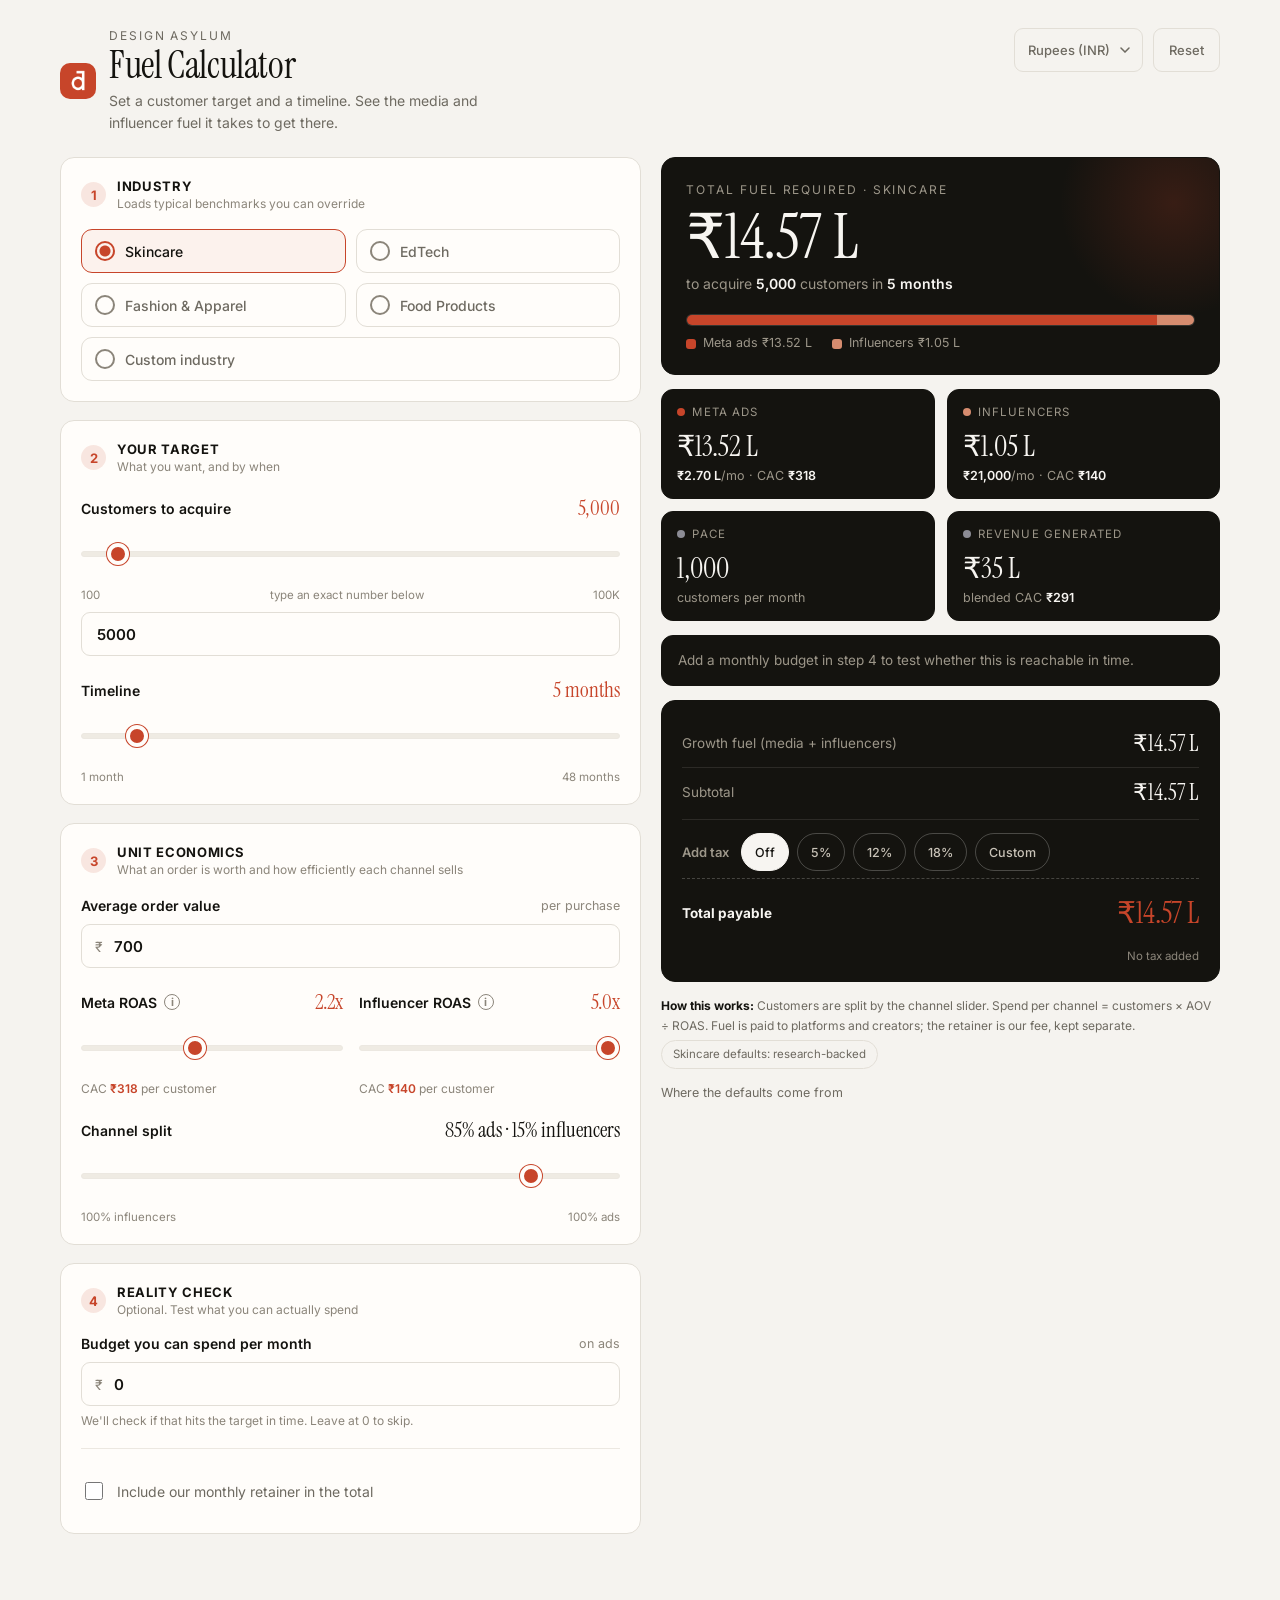
<file: calculators/fuel-calculator.html>
<!doctype html>
<html lang="en">
<head>
<meta charset="utf-8" />
<meta name="viewport" content="width=device-width, initial-scale=1" />
<title>Fuel Calculator — Design Asylum</title>
<link rel="icon" href="/assets/brand/favicon.svg" type="image/svg+xml">
<link rel="preconnect" href="https://fonts.googleapis.com">
<link rel="preconnect" href="https://fonts.gstatic.com" crossorigin>
<link href="https://fonts.googleapis.com/css2?family=Instrument+Serif:ital@0;1&family=Inter:wght@400;500;600;700&display=swap" rel="stylesheet">
<style>
  :root{
    --bg:#F5F3EF;
    --panel:#FFFDFA;
    --panel-2:#EFEBE3;
    --border:#E2DED6;
    --border-soft:#ECE8E1;
    --accent:#C7452A;
    --accent-soft:#D68C6F;
    --ink:#14130F;
    --muted:#6E6A61;
    --muted-2:#8B857A;
    --good:#3F7D53;
    --bad:#7E2B18;
    --radius:14px;
    --tap:44px;
  }
  *{box-sizing:border-box}
  html,body{margin:0;background:var(--bg);color:var(--ink);font-family:Inter,system-ui,Arial,sans-serif;-webkit-font-smoothing:antialiased;font-size:16px}
  .wrap{max-width:1200px;margin:0 auto;padding:28px 20px 72px}

  /* ---------- header ---------- */
  header.top{display:flex;align-items:flex-start;justify-content:space-between;gap:20px;margin-bottom:24px;flex-wrap:wrap}
  .brand{display:flex;align-items:center;gap:13px}
  .dmark{width:36px;height:36px;border-radius:10px;background:var(--accent);display:grid;place-items:center;color:#FFFDFA;font-family:'Instrument Serif',Georgia,serif;font-size:27px;line-height:1}
  .brand small{display:block;color:var(--muted);font-size:12px;letter-spacing:.16em;text-transform:uppercase;margin-bottom:3px}
  h1{font-family:'Instrument Serif',Georgia,serif;font-weight:400;letter-spacing:-.01em;font-size:38px;margin:0;line-height:1.05}
  .tagline{color:var(--muted);font-size:14px;max-width:430px;line-height:1.55;margin:4px 0 0}
  .resetbtn{background:transparent;border:1px solid var(--border);color:var(--muted);font:inherit;font-size:13px;font-weight:500;padding:9px 15px;border-radius:9px;cursor:pointer;min-height:var(--tap);transition:all .12s ease}
  .resetbtn:hover{color:var(--ink);border-color:var(--ink)}
  .resetbtn:focus-visible{outline:2px solid var(--accent);outline-offset:2px}
  .header-actions{display:flex;align-items:center;gap:10px}
  .visually-hidden{position:absolute;width:1px;height:1px;padding:0;margin:-1px;overflow:hidden;clip:rect(0 0 0 0);white-space:nowrap;border:0}
  #currency{font:inherit;font-size:13px;font-weight:500;color:var(--muted);background:transparent;border:1px solid var(--border);border-radius:9px;padding:9px 32px 9px 13px;min-height:var(--tap);cursor:pointer;appearance:none;-webkit-appearance:none;background-repeat:no-repeat;background-position:right 12px center;background-image:url("data:image/svg+xml;charset=utf-8,%3Csvg xmlns='http://www.w3.org/2000/svg' width='10' height='6' viewBox='0 0 10 6'%3E%3Cpath d='M1 1l4 4 4-4' stroke='%236E6A61' stroke-width='1.5' fill='none' stroke-linecap='round'/%3E%3C/svg%3E");transition:all .12s ease}
  #currency:hover{color:var(--ink);border-color:var(--ink)}
  #currency:focus-visible{outline:2px solid var(--accent);outline-offset:2px}

  .grid{display:grid;grid-template-columns:1.02fr .98fr;gap:20px;align-items:start}
  @media(max-width:920px){.grid{grid-template-columns:1fr}}
  .col-left{display:flex;flex-direction:column;gap:18px}

  /* ---------- step cards ---------- */
  .card{background:var(--panel);border:1px solid var(--border);border-radius:var(--radius);padding:20px}
  .step{display:flex;align-items:center;gap:11px;margin-bottom:18px}
  .step .n{width:25px;height:25px;border-radius:50%;background:rgba(199,69,42,.12);color:var(--accent);font-size:13px;font-weight:700;display:grid;place-items:center;flex:0 0 auto}
  .step h2{font-size:13px;letter-spacing:.05em;text-transform:uppercase;color:var(--ink);margin:0;font-weight:700}
  .step p{margin:2px 0 0;font-size:12px;color:var(--muted-2)}
  .step .head{display:flex;flex-direction:column}
  .divide{height:1px;background:var(--border-soft);margin:20px 0}

  /* industry radios */
  .industries{display:grid;grid-template-columns:repeat(2,1fr);gap:10px}
  .ind{position:relative}
  .ind input{position:absolute;opacity:0;inset:0;cursor:pointer}
  .ind span{display:flex;align-items:center;gap:10px;border:1px solid var(--border);border-radius:11px;padding:0 13px;min-height:var(--tap);font-size:14px;font-weight:500;color:var(--muted);transition:.15s;cursor:pointer}
  .ind span::before{content:"";width:16px;height:16px;border-radius:50%;border:2px solid var(--muted-2);flex:0 0 auto;transition:.15s}
  .ind input:checked + span{border-color:var(--accent);color:var(--ink);background:rgba(199,69,42,.06)}
  .ind input:checked + span::before{border-color:var(--accent);background:radial-gradient(circle at center,var(--accent) 0 5px,transparent 6px)}
  .ind input:focus-visible + span{outline:2px solid var(--accent);outline-offset:2px}
  .customrow{margin-top:10px}

  /* fields */
  .field{margin-top:20px}
  .field:first-child{margin-top:0}
  .lab{display:flex;align-items:center;justify-content:space-between;gap:12px;margin-bottom:10px}
  .lab .name{font-size:14px;font-weight:600;display:flex;align-items:center;gap:7px}
  .lab .sub-note{font-weight:400;color:var(--muted-2);font-size:12.5px}
  .lab .val{font-family:'Instrument Serif',Georgia,serif;font-size:21px;color:var(--accent);font-weight:400}
  .lab .val.ink{color:var(--ink)}
  .range-foot{display:flex;justify-content:space-between;margin-top:8px;font-size:11.5px;color:var(--muted-2)}
  .imp{font-size:12px;color:var(--muted-2);margin-top:7px}
  .imp b{color:var(--accent);font-weight:600}

  /* info tooltip */
  .info{width:16px;height:16px;border-radius:50%;border:1px solid var(--muted-2);color:var(--muted-2);font-size:11px;font-weight:700;display:inline-grid;place-items:center;cursor:help;position:relative}
  .info:hover,.info:focus{color:var(--ink);border-color:var(--ink)}
  .info[data-tip]:hover::after,.info[data-tip]:focus::after{content:attr(data-tip);position:absolute;left:50%;bottom:140%;transform:translateX(-50%);width:210px;background:#14130F;border:1px solid rgba(247,245,241,.14);color:#F7F5F1;font-size:11.5px;font-weight:400;line-height:1.45;padding:9px 11px;border-radius:9px;z-index:10;box-shadow:0 8px 24px rgba(20,19,15,.22)}

  /* sliders */
  input[type=range]{-webkit-appearance:none;appearance:none;width:100%;height:var(--tap);background:transparent;cursor:pointer;margin:0}
  input[type=range]::-webkit-slider-runnable-track{height:6px;border-radius:6px;background:var(--panel-2);border:1px solid var(--border-soft)}
  input[type=range]::-moz-range-track{height:6px;border-radius:6px;background:var(--panel-2);border:1px solid var(--border-soft)}
  input[type=range]::-webkit-slider-thumb{-webkit-appearance:none;width:22px;height:22px;margin-top:-9px;border-radius:50%;background:var(--accent);border:4px solid var(--panel);box-shadow:0 0 0 1px var(--accent)}
  input[type=range]::-moz-range-thumb{width:18px;height:18px;border-radius:50%;background:var(--accent);border:4px solid var(--panel);box-shadow:0 0 0 1px var(--accent)}
  input[type=range]:focus-visible::-webkit-slider-thumb{outline:2px solid var(--ink);outline-offset:2px}

  /* number inputs */
  .num{display:flex;align-items:center;gap:9px;background:transparent;border:1px solid var(--border);border-radius:9px;padding:0 13px;min-height:var(--tap)}
  .num .cur{color:var(--muted-2);font-size:14px}
  .num input{flex:1;background:transparent;border:0;color:var(--ink);font-size:15px;font-weight:600;outline:none;width:100%;font-family:Inter,sans-serif}
  .num:focus-within{border-color:var(--ink);box-shadow:0 0 0 3px rgba(20,19,15,.06)}
  .num input::-webkit-outer-spin-button,.num input::-webkit-inner-spin-button{-webkit-appearance:none;margin:0}
  .num input[type=number]{-moz-appearance:textfield}
  .num input::placeholder{color:var(--muted-2);font-weight:400}
  .two{display:grid;grid-template-columns:1fr 1fr;gap:16px}
  @media(max-width:520px){.two{grid-template-columns:1fr}}

  .toggle{display:flex;align-items:center;gap:11px;font-size:14px;color:var(--muted);cursor:pointer;user-select:none;min-height:var(--tap)}
  .toggle input{width:18px;height:18px;accent-color:var(--accent)}

  /* ---------- results ---------- */
  .results{position:sticky;top:20px;display:flex;flex-direction:column;gap:14px}
  @media(max-width:920px){.results{position:static}}

  .hero{background:#14130F;color:#F7F5F1;border:1px solid #14130F;border-radius:var(--radius);padding:24px;position:relative;overflow:hidden}
  .hero::after{content:"";position:absolute;right:-70px;top:-70px;width:230px;height:230px;background:radial-gradient(circle,rgba(199,69,42,.20),transparent 70%);pointer-events:none}
  .hero .k{font-size:12px;letter-spacing:.16em;text-transform:uppercase;color:#9C9689}
  .hero .big{font-family:'Instrument Serif',Georgia,serif;font-size:clamp(46px,8vw,62px);line-height:1;margin:9px 0 5px;letter-spacing:0}
  .hero .sub{color:#9C9689;font-size:14px;line-height:1.5}
  .hero .sub b{color:#F7F5F1;font-weight:600}

  .bar{display:flex;height:12px;border-radius:8px;overflow:hidden;margin:20px 0 9px;background:#2A2823;border:1px solid rgba(247,245,241,.06)}
  .bar .seg{height:100%;transition:width .25s ease}
  .bar .ads{background:var(--accent)}
  .bar .inf{background:var(--accent-soft)}
  .legend{display:flex;gap:20px;flex-wrap:wrap;font-size:12.5px;color:#9C9689}
  .legend i{display:inline-block;width:10px;height:10px;border-radius:3px;margin-right:7px;vertical-align:middle}

  .cells{display:grid;grid-template-columns:1fr 1fr;gap:12px}
  @media(max-width:520px){.cells{grid-template-columns:1fr}}
  .cell{background:var(--panel);border:1px solid var(--border);border-radius:12px;padding:15px}
  .cell .t{font-size:11.5px;letter-spacing:.1em;text-transform:uppercase;color:var(--muted);display:flex;align-items:center;gap:7px}
  .cell .t i{width:8px;height:8px;border-radius:50%}
  .cell .m{font-family:'Instrument Serif',Georgia,serif;font-size:29px;margin:8px 0 3px;letter-spacing:0}
  .cell .d{font-size:12.5px;color:var(--muted)}
  .cell .d b{color:var(--ink);font-weight:600}

  .check{border-radius:12px;padding:14px 16px;font-size:13.5px;line-height:1.55;border:1px solid var(--border);background:var(--panel)}
  .check .badge{display:inline-block;font-size:11px;font-weight:700;letter-spacing:.07em;text-transform:uppercase;padding:3px 9px;border-radius:20px;margin-right:8px}
  .check.ok{background:rgba(63,125,83,.10);border-color:rgba(63,125,83,.35)}
  .check.ok .badge{background:var(--good);color:#FFFDFA}
  .check.no{background:#F6E4DE;border-color:#E9C4B8;color:#7E2B18}
  .check.no .badge{background:var(--accent);color:#FFFDFA}
  .check.idle{color:var(--muted)}
  .check b{color:var(--ink)}

  .totcard{background:var(--panel);border:1px solid var(--border);border-radius:var(--radius);padding:18px 20px}
  .totline{display:flex;align-items:center;justify-content:space-between;gap:12px;padding:9px 0}
  .totline + .totline{border-top:1px solid var(--border-soft)}
  .totline.grand{border-top:1px dashed var(--border);margin-top:3px;padding-top:14px}
  .totline .lbl{font-size:13.5px;color:var(--muted)}
  .totline .lbl b{color:var(--ink)}
  .totline .amt{font-family:'Instrument Serif',Georgia,serif;font-size:23px}
  .totline.grand .amt{color:var(--accent);font-size:30px}

  /* tax control */
  .taxrow{display:flex;align-items:center;gap:10px;flex-wrap:wrap;padding:13px 0 4px;border-top:1px solid var(--border-soft);margin-top:3px}
  .taxlbl{font-size:13px;color:var(--muted);font-weight:600;margin-right:2px}
  .chips{display:flex;gap:8px;flex-wrap:wrap}
  .chip{background:transparent;border:1px solid var(--border);color:var(--muted);font:inherit;font-size:12.5px;font-weight:500;padding:0 13px;min-height:38px;border-radius:99px;cursor:pointer;transition:all .12s ease}
  .chip:hover{color:var(--ink);border-color:var(--ink)}
  .chip.active{background:var(--ink);border-color:var(--ink);color:#FFFDFA}
  .chip:focus-visible{outline:2px solid var(--accent);outline-offset:2px}
  .taxcustom{min-height:38px;padding:0 10px;max-width:108px}
  .taxcustom input{width:46px;text-align:right}
  .gst{font-size:11.5px;color:var(--muted-2);margin-top:8px;text-align:right}

  .foot{color:var(--muted);font-size:12px;line-height:1.65}
  .foot b{color:var(--ink)}
  .pill{display:inline-block;background:transparent;border:1px solid var(--border);border-radius:20px;padding:4px 11px;font-size:11.5px;color:var(--muted);margin-top:4px}
  details{margin-top:11px}
  summary{cursor:pointer;color:var(--muted);font-size:12.5px;min-height:28px;display:flex;align-items:center}
  summary:hover{color:var(--ink)}

  /* header mark → real Design Asylum logomark */
  .dmark img{width:62%;height:62%;object-fit:contain;display:block}

  /* right-hand results column → dark cards (matches the hero) */
  .cell{background:#14130F;border-color:#14130F}
  .cell .t{color:#9C9689}
  .cell .m{color:#F7F5F1}
  .cell .d{color:#9C9689}
  .cell .d b{color:#F7F5F1}
  .check{background:#14130F;border-color:#14130F;color:#E8E4DC}
  .check.ok{background:#17251C;border-color:rgba(91,178,120,.45)}
  .check.no{background:#26140F;border-color:rgba(199,69,42,.5);color:#F0C9BD}
  .check.idle{color:#9C9689}
  .check b{color:#F7F5F1}
  .totcard{background:#14130F;border-color:#14130F}
  .totline + .totline{border-top-color:rgba(247,245,241,.1)}
  .totline.grand{border-top-color:rgba(247,245,241,.22)}
  .totline .lbl{color:#9C9689}
  .totline .lbl b{color:#F7F5F1}
  .totline .amt{color:#F7F5F1}
  .totline.grand .amt{color:var(--accent)}
  .taxrow{border-top-color:rgba(247,245,241,.1)}
  .taxlbl{color:#9C9689}
  .chip{border-color:rgba(247,245,241,.24);color:#C9C3B8}
  .chip:hover{color:#F7F5F1;border-color:#F7F5F1}
  .chip.active{background:#F7F5F1;border-color:#F7F5F1;color:#14130F}
  .taxcustom{border-color:rgba(247,245,241,.24)}
  .taxcustom input{color:#F7F5F1}
  .taxcustom .cur{color:#9C9689}
  .taxcustom:focus-within{border-color:rgba(247,245,241,.5);box-shadow:0 0 0 3px rgba(247,245,241,.08)}
</style>
</head>
<body>
<div class="wrap">
  <header class="top">
    <div class="brand">
      <div class="dmark"><img src="/assets/brand/logo-da-mark-inverse.png" alt="Design Asylum"></div>
      <div>
        <small>Design Asylum</small>
        <h1>Fuel Calculator</h1>
        <p class="tagline">Set a customer target and a timeline. See the media and influencer fuel it takes to get there.</p>
      </div>
    </div>
    <div class="header-actions">
      <label class="visually-hidden" for="currency">Currency</label>
      <select id="currency" aria-label="Currency">
        <option value="INR">Rupees (INR)</option>
        <option value="USD">USD</option>
        <option value="AED">AED</option>
        <option value="EUR">Euro (EUR)</option>
      </select>
      <button class="resetbtn" id="reset" type="button">Reset</button>
    </div>
  </header>

  <div class="grid">
    <!-- ================= INPUTS ================= -->
    <div class="col-left">

      <!-- step 1 -->
      <section class="card">
        <div class="step">
          <span class="n">1</span>
          <div class="head"><h2>Industry</h2><p>Loads typical benchmarks you can override</p></div>
        </div>
        <div class="industries" id="industries">
          <label class="ind"><input type="radio" name="ind" value="skincare" checked><span>Skincare</span></label>
          <label class="ind"><input type="radio" name="ind" value="edtech"><span>EdTech</span></label>
          <label class="ind"><input type="radio" name="ind" value="fashion"><span>Fashion &amp; Apparel</span></label>
          <label class="ind"><input type="radio" name="ind" value="food"><span>Food Products</span></label>
          <label class="ind" style="grid-column:1 / -1"><input type="radio" name="ind" value="custom"><span>Custom industry</span></label>
        </div>
        <div class="customrow" id="customRow" style="display:none">
          <div class="num"><input type="text" id="customName" placeholder="Name your industry (e.g. Pet care)" maxlength="40"></div>
        </div>
      </section>

      <!-- step 2 -->
      <section class="card">
        <div class="step">
          <span class="n">2</span>
          <div class="head"><h2>Your target</h2><p>What you want, and by when</p></div>
        </div>
        <div class="field">
          <div class="lab"><span class="name">Customers to acquire</span><span class="val" id="convVal">5,000</span></div>
          <input type="range" id="conv" min="100" max="100000" step="100" value="5000" aria-label="Customers to acquire">
          <div class="range-foot"><span>100</span><span>type an exact number below</span><span>100K</span></div>
          <div class="num" style="margin-top:10px"><input type="number" id="convNum" value="5000" min="1" step="100" aria-label="Exact customer count"></div>
        </div>
        <div class="field">
          <div class="lab"><span class="name">Timeline</span><span class="val" id="timeVal">5 months</span></div>
          <input type="range" id="time" min="1" max="48" step="1" value="5" aria-label="Timeline in months">
          <div class="range-foot"><span>1 month</span><span>48 months</span></div>
        </div>
      </section>

      <!-- step 3 -->
      <section class="card">
        <div class="step">
          <span class="n">3</span>
          <div class="head"><h2>Unit economics</h2><p>What an order is worth and how efficiently each channel sells</p></div>
        </div>
        <div class="field">
          <div class="lab"><span class="name">Average order value</span><span class="sub-note">per purchase</span></div>
          <div class="num"><span class="cur js-cur">₹</span><input type="number" id="aov" value="700" min="1" step="50" aria-label="Average order value"></div>
        </div>
        <div class="two" style="margin-top:20px">
          <div class="field" style="margin-top:0">
            <div class="lab"><span class="name">Meta ROAS <span class="info" tabindex="0" data-tip="Return on ad spend: revenue earned per ₹1 of Meta budget. Higher means cheaper customers.">i</span></span><span class="val" id="roasMetaVal">2.2x</span></div>
            <input type="range" id="roasMeta" min="0.1" max="5" step="0.1" value="2.2" aria-label="Meta ROAS">
            <div class="imp">CAC <b id="impAds">₹318</b> per customer</div>
          </div>
          <div class="field" style="margin-top:0">
            <div class="lab"><span class="name">Influencer ROAS <span class="info" tabindex="0" data-tip="Revenue per ₹1 paid to creators. Usually higher than ads, but it scales slower and carries fewer customers.">i</span></span><span class="val" id="roasInfVal">5.0x</span></div>
            <input type="range" id="roasInf" min="0.1" max="5" step="0.1" value="5.0" aria-label="Influencer ROAS">
            <div class="imp">CAC <b id="impInf">₹140</b> per customer</div>
          </div>
        </div>
        <div class="field">
          <div class="lab"><span class="name">Channel split</span><span class="val ink" id="splitVal">85% ads · 15% influencers</span></div>
          <input type="range" id="split" min="0" max="100" step="5" value="85" aria-label="Share of customers from ads">
          <div class="range-foot"><span>100% influencers</span><span>100% ads</span></div>
        </div>
      </section>

      <!-- step 4 -->
      <section class="card">
        <div class="step">
          <span class="n">4</span>
          <div class="head"><h2>Reality check</h2><p>Optional. Test what you can actually spend</p></div>
        </div>
        <div class="field" style="margin-top:0">
          <div class="lab"><span class="name">Budget you can spend per month</span><span class="sub-note">on ads</span></div>
          <div class="num"><span class="cur js-cur">₹</span><input type="number" id="cap" value="0" min="0" step="10000" aria-label="Monthly ad budget"></div>
          <div class="imp">We'll check if that hits the target in time. Leave at 0 to skip.</div>
        </div>
        <div class="divide"></div>
        <label class="toggle"><input type="checkbox" id="agToggle"> Include our monthly retainer in the total</label>
        <div class="field" id="agWrap" style="margin-top:12px;display:none">
          <div class="lab"><span class="name">Agency retainer</span><span class="sub-note">per month</span></div>
          <div class="num"><span class="cur js-cur">₹</span><input type="number" id="agency" value="225000" min="0" step="25000" aria-label="Agency retainer per month"></div>
        </div>
      </section>

    </div>

    <!-- ================= RESULTS ================= -->
    <section class="results">
      <div class="hero">
        <div class="k" id="heroK">Total fuel required · Skincare</div>
        <div class="big" id="fuelBig">₹0</div>
        <div class="sub" id="fuelSub">Fuel goes to Meta and creators. Our fee is separate.</div>

        <div class="bar"><div class="seg ads" id="segAds" style="width:85%"></div><div class="seg inf" id="segInf" style="width:15%"></div></div>
        <div class="legend">
          <span><i style="background:var(--accent)"></i><span id="legAds">Meta ads ₹0</span></span>
          <span><i style="background:var(--accent-soft)"></i><span id="legInf">Influencers ₹0</span></span>
        </div>
      </div>

      <div class="cells">
        <div class="cell">
          <div class="t"><i style="background:var(--accent)"></i>Meta ads</div>
          <div class="m" id="adsTot">₹0</div>
          <div class="d"><b id="adsMo">₹0</b>/mo · CAC <b id="adsCac">₹0</b></div>
        </div>
        <div class="cell">
          <div class="t"><i style="background:var(--accent-soft)"></i>Influencers</div>
          <div class="m" id="infTot">₹0</div>
          <div class="d"><b id="infMo">₹0</b>/mo · CAC <b id="infCac">₹0</b></div>
        </div>
        <div class="cell">
          <div class="t"><i style="background:#8C8C95"></i>Pace</div>
          <div class="m" id="pace">0</div>
          <div class="d">customers per month</div>
        </div>
        <div class="cell">
          <div class="t"><i style="background:#8C8C95"></i>Revenue generated</div>
          <div class="m" id="rev">₹0</div>
          <div class="d">blended CAC <b id="blendCac">₹0</b></div>
        </div>
      </div>

      <div class="check idle" id="check">Add a monthly budget in step 4 to test whether this is reachable in time.</div>

      <div class="totcard">
        <div class="totline"><span class="lbl">Growth fuel (media + influencers)</span><span class="amt" id="totFuel">₹0</span></div>
        <div class="totline" id="agLine" style="display:none"><span class="lbl">Agency retainer <span id="agMonths" style="color:var(--muted-2)"></span></span><span class="amt" id="totAg">₹0</span></div>
        <div class="totline"><span class="lbl">Subtotal</span><span class="amt" id="subAmt">₹0</span></div>

        <div class="taxrow">
          <span class="taxlbl">Add tax</span>
          <div class="chips" id="taxChips">
            <button type="button" class="chip active" data-rate="0">Off</button>
            <button type="button" class="chip" data-rate="5">5%</button>
            <button type="button" class="chip" data-rate="12">12%</button>
            <button type="button" class="chip" data-rate="18">18%</button>
            <button type="button" class="chip" data-rate="custom">Custom</button>
          </div>
          <div class="num taxcustom" id="taxCustomWrap" style="display:none"><input type="number" id="taxCustom" min="0" max="100" step="1" value="18" aria-label="Custom tax percentage"><span class="cur">%</span></div>
        </div>

        <div class="totline" id="taxLine" style="display:none"><span class="lbl" id="taxLbl">Tax</span><span class="amt" id="taxAmt">₹0</span></div>
        <div class="totline grand"><span class="lbl"><b>Total payable</b></span><span class="amt" id="grand">₹0</span></div>
        <div class="gst" id="taxNote">No tax added</div>
      </div>

      <div class="foot">
        <b>How this works:</b> Customers are split by the channel slider. Spend per channel = customers × AOV ÷ ROAS. Fuel is paid to platforms and creators; the retainer is our fee, kept separate.
        <div class="pill" id="srcPill">Skincare defaults: research-backed</div>
        <details>
          <summary>Where the defaults come from</summary>
          <div style="margin-top:8px;color:var(--muted-2);line-height:1.6">
            Skincare presets use our India D2C research (SocioLabs, Aurtos, InfluenceFlow, Storyboard18): launch Meta ROAS ~2.2x, influencer ROI ~5x, 85/15 ads-to-influencer split. EdTech, Fashion and Food are editable starting points, not researched figures yet. Custom lets you enter your own. Override any number on the left.
          </div>
        </details>
      </div>
    </section>
  </div>
</div>

<script>
const PRESETS = {
  skincare:{label:'Skincare',          roasMeta:2.2, roasInf:5.0, aov:700,   split:85, researched:true},
  edtech:  {label:'EdTech',            roasMeta:1.5, roasInf:3.0, aov:15000, split:75, researched:false},
  fashion: {label:'Fashion & Apparel', roasMeta:2.8, roasInf:4.0, aov:1500,  split:70, researched:false},
  food:    {label:'Food Products',     roasMeta:2.0, roasInf:4.0, aov:500,   split:80, researched:false},
  custom:  {label:'Custom',            roasMeta:2.0, roasInf:4.0, aov:1000,  split:80, researched:false},
};
const DEFAULT_TARGET = {conv:5000, time:5};

const $ = id => document.getElementById(id);

// ---- currency (symbol swap only, no conversion) ----
const CURRENCIES = {
  INR:{symbol:'₹',locale:'en-IN'}, USD:{symbol:'$',locale:'en-US'},
  AED:{symbol:'AED ',locale:'en-US'}, EUR:{symbol:'€',locale:'en-US'}
};
const CUR_KEY = 'da_currency';
let currentCurrency = 'INR';
function readCurrency(){ try{ const v = localStorage.getItem(CUR_KEY); if(v && CURRENCIES[v]) return v; }catch(e){} return 'INR'; }
function saveCurrency(v){ try{ localStorage.setItem(CUR_KEY, v); }catch(e){} }
function curSym(){ return CURRENCIES[currentCurrency].symbol; }
function curLoc(){ return CURRENCIES[currentCurrency].locale; }
function applyCurrencySymbols(){ document.querySelectorAll('.js-cur').forEach(el => { el.textContent = curSym(); }); }

const inr = n => curSym() + Math.round(n).toLocaleString(curLoc());
function compact(n){
  if(!isFinite(n)) return '—';
  const s = curSym();
  if(currentCurrency === 'INR'){
    if(n >= 1e7) return s + (n/1e7).toFixed(2).replace(/\.00$/,'') + ' Cr';
    if(n >= 1e5) return s + (n/1e5).toFixed(2).replace(/\.00$/,'') + ' L';
  } else {
    if(n >= 1e9) return s + (n/1e9).toFixed(2).replace(/\.00$/,'') + 'B';
    if(n >= 1e6) return s + (n/1e6).toFixed(2).replace(/\.00$/,'') + 'M';
    if(n >= 1e3) return s + (n/1e3).toFixed(2).replace(/\.00$/,'') + 'K';
  }
  return inr(n);
}

const els = {
  conv:$('conv'), convNum:$('convNum'), time:$('time'), aov:$('aov'),
  roasMeta:$('roasMeta'), roasInf:$('roasInf'), split:$('split'),
  cap:$('cap'), agToggle:$('agToggle'), agency:$('agency'), customName:$('customName')
};
let currentInd = 'skincare';

function indLabel(){
  if(currentInd === 'custom'){
    const v = (els.customName.value||'').trim();
    return v ? v : 'Custom';
  }
  return PRESETS[currentInd].label;
}
function currentRate(){
  const active = document.querySelector('#taxChips .chip.active');
  if(!active) return 0;
  if(active.dataset.rate === 'custom') return Math.max(0, Math.min(100, +$('taxCustom').value || 0));
  return +active.dataset.rate;
}

function applyPreset(key){
  currentInd = key;
  const p = PRESETS[key];
  els.roasMeta.value = p.roasMeta;
  els.roasInf.value  = p.roasInf;
  els.aov.value      = p.aov;
  els.split.value    = p.split;
  $('customRow').style.display = key === 'custom' ? 'block' : 'none';
  const pill = $('srcPill');
  pill.textContent = p.researched ? 'Skincare defaults: research-backed' : (indLabel()+' defaults: editable starting point');
  pill.style.color = p.researched ? '' : 'var(--bad)';
  compute();
}

function compute(){
  const C   = Math.max(1, Math.round(+els.conv.value || 0));
  const T   = +els.time.value;
  const AOV = Math.max(1, +els.aov.value || 0);
  const Rm  = +els.roasMeta.value;
  const Ri  = +els.roasInf.value;
  const s   = (+els.split.value)/100;
  const cap = Math.max(0, +els.cap.value || 0);

  $('convVal').textContent = C.toLocaleString('en-IN');
  $('timeVal').textContent = T + (T===1?' month':' months');
  $('roasMetaVal').textContent = Rm.toFixed(1)+'x';
  $('roasInfVal').textContent  = Ri.toFixed(1)+'x';
  $('splitVal').textContent = Math.round(s*100)+'% ads · '+Math.round((1-s)*100)+'% influencers';
  $('heroK').textContent = 'Total fuel required · ' + indLabel();

  const Cads = C * s, Cinf = C * (1-s);
  const cacAds = Rm > 0 ? AOV/Rm : Infinity;
  const cacInf = Ri > 0 ? AOV/Ri : Infinity;

  $('impAds').textContent = isFinite(cacAds) ? inr(cacAds) : '—';
  $('impInf').textContent = isFinite(cacInf) ? inr(cacInf) : '—';

  const spendAds = Cads === 0 ? 0 : Cads * cacAds;
  const spendInf = Cinf === 0 ? 0 : Cinf * cacInf;
  const fuel = spendAds + spendInf;
  const monthlyAds = spendAds / T;
  const rev = C * AOV;

  $('fuelBig').textContent = compact(fuel);
  $('fuelSub').innerHTML = isFinite(fuel)
    ? 'to acquire <b>'+C.toLocaleString('en-IN')+'</b> customers in <b>'+T+(T===1?' month':' months')+'</b>'
    : 'set a ROAS above 0 for each channel in use';

  const tot = (fuel>0 && isFinite(fuel)) ? fuel : 1;
  $('segAds').style.width = (isFinite(spendAds)?spendAds/tot*100:0)+'%';
  $('segInf').style.width = (isFinite(spendInf)?spendInf/tot*100:0)+'%';
  $('legAds').textContent = 'Meta ads ' + compact(spendAds);
  $('legInf').textContent = 'Influencers ' + compact(spendInf);

  $('adsTot').textContent = compact(spendAds);
  $('adsMo').textContent  = compact(monthlyAds);
  $('adsCac').textContent = isFinite(cacAds) ? inr(cacAds) : '—';
  $('infTot').textContent = compact(spendInf);
  $('infMo').textContent  = compact(spendInf/T);
  $('infCac').textContent = isFinite(cacInf) ? inr(cacInf) : '—';
  $('pace').textContent   = Math.round(C/T).toLocaleString('en-IN');
  $('rev').textContent    = compact(rev);
  $('blendCac').textContent = isFinite(fuel) ? inr(fuel/C) : '—';

  const ck = $('check');
  if(cap <= 0){
    ck.className = 'check idle';
    ck.textContent = 'Add a monthly budget in step 4 to test whether this is reachable in time.';
  } else if(!isFinite(monthlyAds)){
    ck.className = 'check no';
    ck.innerHTML = '<span class="badge">Check</span> Set Meta ROAS above 0 to test this.';
  } else if(cap >= monthlyAds){
    ck.className = 'check ok';
    ck.innerHTML = '<span class="badge">On track</span> '+inr(cap)+'/mo covers the <b>'+compact(monthlyAds)+'/mo</b> of ads needed. You have headroom.';
  } else {
    const custAtCap = Math.round((cap * T * Rm)/AOV);
    const monthsNeeded = Math.ceil(spendAds / cap);
    ck.className = 'check no';
    ck.innerHTML = '<span class="badge">Short</span> At '+inr(cap)+'/mo, ads reach about <b>'+custAtCap.toLocaleString('en-IN')+'</b> customers in '+T+' months. To get '+Math.round(Cads).toLocaleString('en-IN')+' from ads, raise to <b>'+compact(monthlyAds)+'/mo</b> or extend to <b>'+monthsNeeded+' months</b>.';
  }

  // totals + tax
  const showAg = els.agToggle.checked;
  const agMo = Math.max(0, +els.agency.value || 0);
  const agTot = showAg ? agMo * T : 0;
  const base = (isFinite(fuel)?fuel:0) + agTot;
  const rate = currentRate();
  const taxAmt = base * rate / 100;

  $('totFuel').textContent = compact(fuel);
  $('agLine').style.display = showAg ? 'flex' : 'none';
  $('agMonths').textContent = showAg ? '('+inr(agMo)+'/mo × '+T+')' : '';
  $('totAg').textContent = compact(agTot);
  $('subAmt').textContent = compact(base);
  $('taxLine').style.display = rate > 0 ? 'flex' : 'none';
  $('taxLbl').textContent = 'Tax (' + rate + '%)';
  $('taxAmt').textContent = compact(taxAmt);
  $('grand').textContent = compact(base + taxAmt);
  $('taxNote').textContent = rate > 0 ? ('Includes ' + rate + '% tax') : 'No tax added';
}

// sliders + number sync
function syncFromSlider(){ els.convNum.value = Math.round(+els.conv.value); compute(); }
function syncFromNumber(){
  let v = Math.max(1, Math.round(+els.convNum.value||0));
  els.conv.value = Math.min(100000, Math.max(100, v));
  compute();
}

document.querySelectorAll('input[name=ind]').forEach(r => r.addEventListener('change', e => applyPreset(e.target.value)));
els.conv.addEventListener('input', syncFromSlider);
els.convNum.addEventListener('input', syncFromNumber);
['time','aov','roasMeta','roasInf','split','cap','agency'].forEach(id => $(id).addEventListener('input', compute));
els.customName.addEventListener('input', compute);
els.agToggle.addEventListener('change', () => { $('agWrap').style.display = els.agToggle.checked ? 'block':'none'; compute(); });

// tax chips
document.querySelectorAll('#taxChips .chip').forEach(c => c.addEventListener('click', () => {
  document.querySelectorAll('#taxChips .chip').forEach(x => x.classList.remove('active'));
  c.classList.add('active');
  $('taxCustomWrap').style.display = c.dataset.rate === 'custom' ? 'flex' : 'none';
  if(c.dataset.rate === 'custom') $('taxCustom').focus();
  compute();
}));
$('taxCustom').addEventListener('input', compute);

$('currency').addEventListener('change', () => {
  currentCurrency = $('currency').value;
  saveCurrency(currentCurrency);
  applyCurrencySymbols();
  compute();
});

$('reset').addEventListener('click', () => {
  document.querySelector('input[name=ind][value=skincare]').checked = true;
  els.conv.value = DEFAULT_TARGET.conv; els.convNum.value = DEFAULT_TARGET.conv;
  els.time.value = DEFAULT_TARGET.time;
  els.cap.value = 0; els.agToggle.checked = false; $('agWrap').style.display='none';
  els.customName.value = '';
  document.querySelectorAll('#taxChips .chip').forEach(x => x.classList.remove('active'));
  document.querySelector('#taxChips .chip[data-rate="0"]').classList.add('active');
  $('taxCustomWrap').style.display = 'none';
  applyPreset('skincare');
});

currentCurrency = readCurrency();
$('currency').value = currentCurrency;
applyCurrencySymbols();
applyPreset('skincare');
</script>
</body>
</html>
</file>
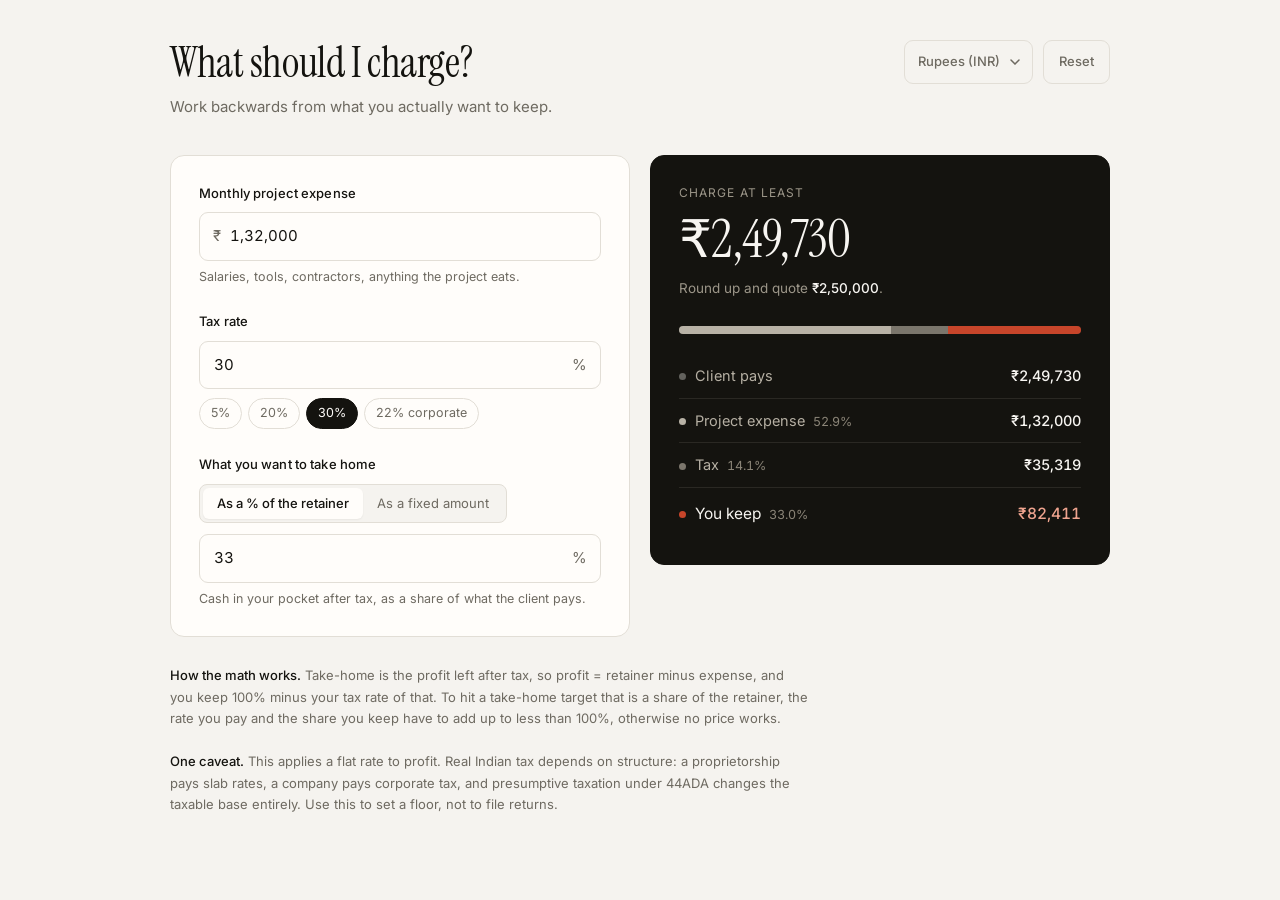
<file: calculators/retainer-calculator.html>
<!DOCTYPE html>
<html lang="en">
<head>
<meta charset="utf-8">
<meta name="viewport" content="width=device-width, initial-scale=1">
<title>Retainer calculator</title>
<link rel="icon" href="/assets/brand/favicon.svg" type="image/svg+xml">
<link rel="preconnect" href="https://fonts.googleapis.com">
<link rel="preconnect" href="https://fonts.gstatic.com" crossorigin>
<link href="https://fonts.googleapis.com/css2?family=Inter:wght@400;500;600&family=Instrument+Serif:ital@0;1&display=swap" rel="stylesheet">
<style>
  :root{
    --paper:#F5F3EF;
    --card:#FFFDFA;
    --ink:#14130F;
    --muted:#6E6A61;
    --line:#E2DED6;
    --clay:#C7452A;
    --clay-soft:#F6E4DE;
    --stone:#B8B2A6;
    --slate:#7B766C;
  }
  *{box-sizing:border-box;margin:0;padding:0}
  body{
    background:var(--paper);
    color:var(--ink);
    font-family:'Inter',system-ui,-apple-system,sans-serif;
    font-size:15px;
    line-height:1.5;
    -webkit-font-smoothing:antialiased;
    padding:40px 20px 80px;
  }
  .wrap{max-width:940px;margin:0 auto}

  header{display:flex;align-items:flex-start;justify-content:space-between;gap:20px;margin-bottom:36px;flex-wrap:wrap}
  .header-text{max-width:520px}
  h1{
    font-family:'Instrument Serif',Georgia,serif;
    font-weight:400;
    font-size:42px;
    letter-spacing:-0.01em;
    line-height:1.1;
  }
  header p{color:var(--muted);margin-top:10px}
  .resetbtn{background:transparent;border:1px solid var(--line);color:var(--muted);font:inherit;font-size:13px;font-weight:500;padding:9px 15px;border-radius:9px;cursor:pointer;min-height:44px;flex:0 0 auto;transition:all .12s ease}
  .resetbtn:hover{color:var(--ink);border-color:var(--ink)}
  .resetbtn:focus-visible{outline:2px solid var(--clay);outline-offset:2px}
  .header-actions{display:flex;align-items:center;gap:10px;flex:0 0 auto}
  .visually-hidden{position:absolute;width:1px;height:1px;padding:0;margin:-1px;overflow:hidden;clip:rect(0 0 0 0);white-space:nowrap;border:0}
  #currency{font:inherit;font-size:13px;font-weight:500;color:var(--muted);background:transparent;border:1px solid var(--line);border-radius:9px;padding:9px 32px 9px 13px;min-height:44px;cursor:pointer;appearance:none;-webkit-appearance:none;background-repeat:no-repeat;background-position:right 12px center;background-image:url("data:image/svg+xml;charset=utf-8,%3Csvg xmlns='http://www.w3.org/2000/svg' width='10' height='6' viewBox='0 0 10 6'%3E%3Cpath d='M1 1l4 4 4-4' stroke='%236E6A61' stroke-width='1.5' fill='none' stroke-linecap='round'/%3E%3C/svg%3E");transition:all .12s ease}
  #currency:hover{color:var(--ink);border-color:var(--ink)}
  #currency:focus{outline:none;border-color:var(--ink);box-shadow:0 0 0 3px rgba(20,19,15,.06)}
  #currency:focus-visible{outline:2px solid var(--clay);outline-offset:2px}

  .grid{display:grid;grid-template-columns:1fr 1fr;gap:20px;align-items:start}
  @media(max-width:780px){ .grid{grid-template-columns:1fr} h1{font-size:34px} }

  .card{
    background:var(--card);
    border:1px solid var(--line);
    border-radius:14px;
    padding:28px;
  }

  .field{margin-bottom:26px}
  .field:last-child{margin-bottom:0}
  label{
    display:block;
    font-size:13px;
    font-weight:500;
    letter-spacing:.01em;
    margin-bottom:9px;
  }
  .hint{font-size:12.5px;color:var(--muted);margin-top:7px;min-height:1em}

  .input-row{position:relative;display:flex;align-items:center}
  .prefix,.suffix{
    position:absolute;color:var(--muted);font-size:15px;pointer-events:none;
  }
  .prefix{left:14px}
  .suffix{right:14px}
  input[type=text]{
    width:100%;
    font:inherit;
    font-variant-numeric:tabular-nums;
    background:transparent;
    border:1px solid var(--line);
    border-radius:9px;
    padding:12px 14px;
    color:var(--ink);
    transition:border-color .12s ease, box-shadow .12s ease;
  }
  input.with-prefix{padding-left:30px}
  input.with-suffix{padding-right:34px}
  input:focus{
    outline:none;
    border-color:var(--ink);
    box-shadow:0 0 0 3px rgba(20,19,15,.06);
  }

  .chips{display:flex;gap:6px;margin-top:9px;flex-wrap:wrap}
  .chip{
    font:inherit;font-size:12.5px;
    padding:5px 11px;
    border:1px solid var(--line);
    background:transparent;
    border-radius:99px;
    cursor:pointer;
    color:var(--muted);
    transition:all .12s ease;
  }
  .chip:hover{border-color:var(--ink);color:var(--ink)}
  .chip.on{background:var(--ink);border-color:var(--ink);color:var(--card)}

  .toggle{
    display:inline-flex;
    background:var(--paper);
    border:1px solid var(--line);
    border-radius:8px;
    padding:3px;
    margin-bottom:11px;
  }
  .toggle button{
    font:inherit;font-size:13px;
    padding:6px 14px;
    border:0;background:transparent;border-radius:6px;
    cursor:pointer;color:var(--muted);
    transition:all .12s ease;
  }
  .toggle button.on{background:var(--card);color:var(--ink);font-weight:500;box-shadow:0 1px 2px rgba(0,0,0,.05)}

  /* results */
  .result{background:var(--ink);color:#F7F5F1;border-color:var(--ink)}
  .result .eyebrow{
    font-size:12px;text-transform:uppercase;letter-spacing:.09em;
    color:#9C9689;margin-bottom:12px;
  }
  .headline{
    font-family:'Instrument Serif',Georgia,serif;
    font-size:52px;line-height:1;letter-spacing:-.01em;
    font-variant-numeric:tabular-nums;
  }
  @media(max-width:780px){ .headline{font-size:42px} }
  .round-note{color:#9C9689;font-size:13.5px;margin-top:12px}
  .round-note b{color:#F7F5F1;font-weight:500}

  .bar{display:flex;height:8px;border-radius:99px;overflow:hidden;margin:28px 0 20px;background:#2A2823}
  .bar span{display:block;height:100%;transition:width .25s ease}
  .seg-exp{background:var(--stone)}
  .seg-tax{background:var(--slate)}
  .seg-keep{background:var(--clay)}

  table{width:100%;border-collapse:collapse;font-variant-numeric:tabular-nums}
  td{padding:11px 0;border-bottom:1px solid #2A2823;font-size:14.5px}
  tr:last-child td{border-bottom:0}
  td.val{text-align:right;font-weight:500}
  td.key{color:#B5AFA3}
  .dot{display:inline-block;width:7px;height:7px;border-radius:99px;margin-right:9px;vertical-align:middle}
  .pct{color:#8B8578;font-size:12.5px;margin-left:8px;font-weight:400}
  tr.keep td{color:#F7F5F1;font-size:15.5px;padding-top:14px}
  tr.keep td.val{color:#EFA48F}

  .warn{
    background:var(--clay-soft);
    border:1px solid #E9C4B8;
    color:#7E2B18;
    border-radius:10px;
    padding:16px 18px;
    font-size:14px;
  }
  .warn b{font-weight:600}

  footer{
    margin-top:28px;color:var(--muted);font-size:13px;line-height:1.65;
    max-width:640px;
  }
  footer b{color:var(--ink);font-weight:500}
</style>
</head>
<body>
<div class="wrap">

  <header>
    <div class="header-text">
      <h1>What should I charge?</h1>
      <p>Work backwards from what you actually want to keep.</p>
    </div>
    <div class="header-actions">
      <label class="visually-hidden" for="currency">Currency</label>
      <select id="currency" aria-label="Currency">
        <option value="INR">Rupees (INR)</option>
        <option value="USD">USD</option>
        <option value="AED">AED</option>
        <option value="EUR">Euro (EUR)</option>
      </select>
      <button class="resetbtn" id="reset" type="button">Reset</button>
    </div>
  </header>

  <div class="grid">

    <!-- INPUTS -->
    <div class="card">
      <div class="field">
        <label for="expense">Monthly project expense</label>
        <div class="input-row">
          <span class="prefix">₹</span>
          <input type="text" id="expense" class="with-prefix" inputmode="numeric" value="1,32,000" autocomplete="off">
        </div>
        <div class="hint">Salaries, tools, contractors, anything the project eats.</div>
      </div>

      <div class="field">
        <label for="tax">Tax rate</label>
        <div class="input-row">
          <input type="text" id="tax" class="with-suffix" inputmode="decimal" value="30" autocomplete="off">
          <span class="suffix">%</span>
        </div>
        <div class="chips" id="taxChips">
          <button class="chip" data-tax="5">5%</button>
          <button class="chip" data-tax="20">20%</button>
          <button class="chip on" data-tax="30">30%</button>
          <button class="chip" data-tax="22">22% corporate</button>
        </div>
      </div>

      <div class="field">
        <label>What you want to take home</label>
        <div class="toggle" id="modeToggle">
          <button data-mode="pct" class="on">As a % of the retainer</button>
          <button data-mode="amt">As a fixed amount</button>
        </div>

        <div class="input-row" id="pctWrap">
          <input type="text" id="targetPct" class="with-suffix" inputmode="decimal" value="33" autocomplete="off">
          <span class="suffix">%</span>
        </div>

        <div class="input-row" id="amtWrap" style="display:none">
          <span class="prefix">₹</span>
          <input type="text" id="targetAmt" class="with-prefix" inputmode="numeric" value="1,00,000" autocomplete="off">
        </div>

        <div class="hint" id="targetHint">Cash in your pocket after tax, as a share of what the client pays.</div>
      </div>
    </div>

    <!-- RESULTS -->
    <div id="resultCard" class="card result">
      <div class="eyebrow">Charge at least</div>
      <div class="headline" id="headline">₹2,49,730</div>
      <div class="round-note" id="roundNote">Round up and quote <b>₹2,50,000</b>.</div>

      <div class="bar">
        <span class="seg-exp" id="segExp" style="width:53%"></span>
        <span class="seg-tax" id="segTax" style="width:14%"></span>
        <span class="seg-keep" id="segKeep" style="width:33%"></span>
      </div>

      <table>
        <tr>
          <td class="key"><span class="dot" style="background:#F7F5F1;opacity:.35"></span>Client pays</td>
          <td class="val" id="rRev">₹2,49,730</td>
        </tr>
        <tr>
          <td class="key"><span class="dot seg-exp"></span>Project expense<span class="pct" id="pExp">53%</span></td>
          <td class="val" id="rExp">₹1,32,000</td>
        </tr>
        <tr>
          <td class="key"><span class="dot seg-tax"></span>Tax<span class="pct" id="pTax">14%</span></td>
          <td class="val" id="rTax">₹35,319</td>
        </tr>
        <tr class="keep">
          <td class="key"><span class="dot seg-keep"></span>You keep<span class="pct" id="pKeep">33%</span></td>
          <td class="val" id="rKeep">₹82,411</td>
        </tr>
      </table>
    </div>

    <div id="warnCard" class="card warn" style="display:none"></div>

  </div>

  <footer>
    <b>How the math works.</b> Take-home is the profit left after tax, so profit = retainer minus expense, and you keep 100% minus your tax rate of that. To hit a take-home target that is a share of the retainer, the rate you pay and the share you keep have to add up to less than 100%, otherwise no price works.<br><br>
    <b>One caveat.</b> This applies a flat rate to profit. Real Indian tax depends on structure: a proprietorship pays slab rates, a company pays corporate tax, and presumptive taxation under 44ADA changes the taxable base entirely. Use this to set a floor, not to file returns.
  </footer>

</div>

<script>
(function(){
  var mode = 'pct';
  var $ = function(id){ return document.getElementById(id); };

  // ---- currency (symbol swap only, no conversion) ----
  var CURRENCIES = {
    INR:{symbol:'₹',locale:'en-IN'}, USD:{symbol:'$',locale:'en-US'},
    AED:{symbol:'AED ',locale:'en-US'}, EUR:{symbol:'€',locale:'en-US'}
  };
  var CUR_KEY = 'da_currency';
  var currentCurrency = 'INR';
  function readCurrency(){ try{ var v = localStorage.getItem(CUR_KEY); if(v && CURRENCIES[v]) return v; }catch(e){} return 'INR'; }
  function saveCurrency(v){ try{ localStorage.setItem(CUR_KEY, v); }catch(e){} }
  function curSym(){ return CURRENCIES[currentCurrency].symbol; }
  function curLoc(){ return CURRENCIES[currentCurrency].locale; }
  function applyCurrencySymbols(){
    Array.prototype.forEach.call(document.querySelectorAll('.prefix'), function(el){ el.textContent = curSym(); });
    var pad = (currentCurrency === 'AED') ? '54px' : '30px';
    ['expense','targetAmt'].forEach(function(id){ $(id).style.paddingLeft = pad; });
  }
  function reformatMoneyFields(){
    ['expense','targetAmt'].forEach(function(id){ var el = $(id), n = parseNum(el.value); el.value = n ? fmtIn(n) : ''; });
  }

  function parseNum(v){
    var n = parseFloat(String(v).replace(/[^0-9.]/g,''));
    return isNaN(n) ? 0 : n;
  }
  function inr(n){
    return curSym() + Math.round(n).toLocaleString(curLoc());
  }
  function fmtIn(n){
    return Math.round(n).toLocaleString(curLoc());
  }

  function show(el, on){ el.style.display = on ? '' : 'none'; }

  function calc(){
    var E = parseNum($('expense').value);
    var t = parseNum($('tax').value) / 100;
    var warn = $('warnCard'), res = $('resultCard');

    if (t < 0 || t >= 1){
      warn.innerHTML = '<b>That tax rate does not work.</b> Enter something between 0 and 99.';
      show(warn, true); show(res, false); return;
    }

    var R;
    if (mode === 'pct'){
      var p = parseNum($('targetPct').value) / 100;
      var denom = 1 - t - p;
      if (p <= 0){
        warn.innerHTML = '<b>Set a take-home target above zero.</b>';
        show(warn, true); show(res, false); return;
      }
      if (denom <= 0){
        var max = ((1 - t) * 100).toFixed(0);
        warn.innerHTML = '<b>No price gets you there.</b> After tax at ' + (t*100).toFixed(0) +
          '%, you keep at most ' + max + '% of the retainer, and that only happens if your expenses are zero. ' +
          'Pick a target under ' + max + '%, or cut the expense.';
        show(warn, true); show(res, false); return;
      }
      if (E <= 0){
        warn.innerHTML = '<b>Add your monthly expense first.</b> With zero cost, any price hits your percentage.';
        show(warn, true); show(res, false); return;
      }
      R = E * (1 - t) / denom;
    } else {
      var A = parseNum($('targetAmt').value);
      if (A <= 0){
        warn.innerHTML = '<b>Set a take-home amount above zero.</b>';
        show(warn, true); show(res, false); return;
      }
      R = E + A / (1 - t);
    }

    show(warn, false); show(res, true);

    var profit = R - E;
    var tax = profit * t;
    var keep = profit - tax;

    var pe = E / R * 100, pt = tax / R * 100, pk = keep / R * 100;
    var rounded = Math.ceil(R / 5000) * 5000;

    $('headline').textContent = inr(R);
    $('roundNote').innerHTML = (rounded > R + 1)
      ? 'Round up and quote <b>' + inr(rounded) + '</b>.'
      : 'That is already a clean number. Quote <b>' + inr(R) + '</b>.';

    $('segExp').style.width  = pe.toFixed(2) + '%';
    $('segTax').style.width  = pt.toFixed(2) + '%';
    $('segKeep').style.width = pk.toFixed(2) + '%';

    $('rRev').textContent  = inr(R);
    $('rExp').textContent  = inr(E);
    $('rTax').textContent  = inr(tax);
    $('rKeep').textContent = inr(keep);

    $('pExp').textContent  = pe.toFixed(1) + '%';
    $('pTax').textContent  = pt.toFixed(1) + '%';
    $('pKeep').textContent = pk.toFixed(1) + '%';
  }

  // mode toggle
  Array.prototype.forEach.call($('modeToggle').children, function(btn){
    btn.addEventListener('click', function(){
      Array.prototype.forEach.call($('modeToggle').children, function(b){ b.classList.remove('on'); });
      btn.classList.add('on');
      mode = btn.dataset.mode;
      show($('pctWrap'), mode === 'pct');
      show($('amtWrap'), mode === 'amt');
      $('targetHint').textContent = (mode === 'pct')
        ? 'Cash in your pocket after tax, as a share of what the client pays.'
        : 'Cash in your pocket after tax, every month.';
      calc();
    });
  });

  // tax chips
  Array.prototype.forEach.call($('taxChips').children, function(chip){
    chip.addEventListener('click', function(){
      $('tax').value = chip.dataset.tax;
      syncChips();
      calc();
    });
  });
  function syncChips(){
    var v = $('tax').value.trim();
    Array.prototype.forEach.call($('taxChips').children, function(c){
      c.classList.toggle('on', c.dataset.tax === v);
    });
  }

  // rupee inputs: recalc live, pretty-print on blur
  ['expense','targetAmt'].forEach(function(id){
    var el = $(id);
    el.addEventListener('input', calc);
    el.addEventListener('blur', function(){
      var n = parseNum(el.value);
      el.value = n ? fmtIn(n) : '';
      calc();
    });
    el.addEventListener('focus', function(){
      el.value = String(parseNum(el.value) || '');
    });
  });

  $('tax').addEventListener('input', function(){ syncChips(); calc(); });
  $('targetPct').addEventListener('input', calc);

  $('currency').addEventListener('change', function(){
    currentCurrency = $('currency').value;
    saveCurrency(currentCurrency);
    applyCurrencySymbols();
    reformatMoneyFields();
    calc();
  });

  function resetAll(){
    $('expense').value = '1,32,000';
    $('tax').value = '30';
    $('targetPct').value = '33';
    $('targetAmt').value = '1,00,000';
    Array.prototype.forEach.call($('modeToggle').children, function(b){ b.classList.remove('on'); });
    $('modeToggle').querySelector('[data-mode="pct"]').classList.add('on');
    mode = 'pct';
    show($('pctWrap'), true); show($('amtWrap'), false);
    $('targetHint').textContent = 'Cash in your pocket after tax, as a share of what the client pays.';
    syncChips();
    reformatMoneyFields();
    calc();
  }
  $('reset').addEventListener('click', resetAll);

  currentCurrency = readCurrency();
  $('currency').value = currentCurrency;
  applyCurrencySymbols();
  reformatMoneyFields();
  calc();
})();
</script>
</body>
</html>
</file>
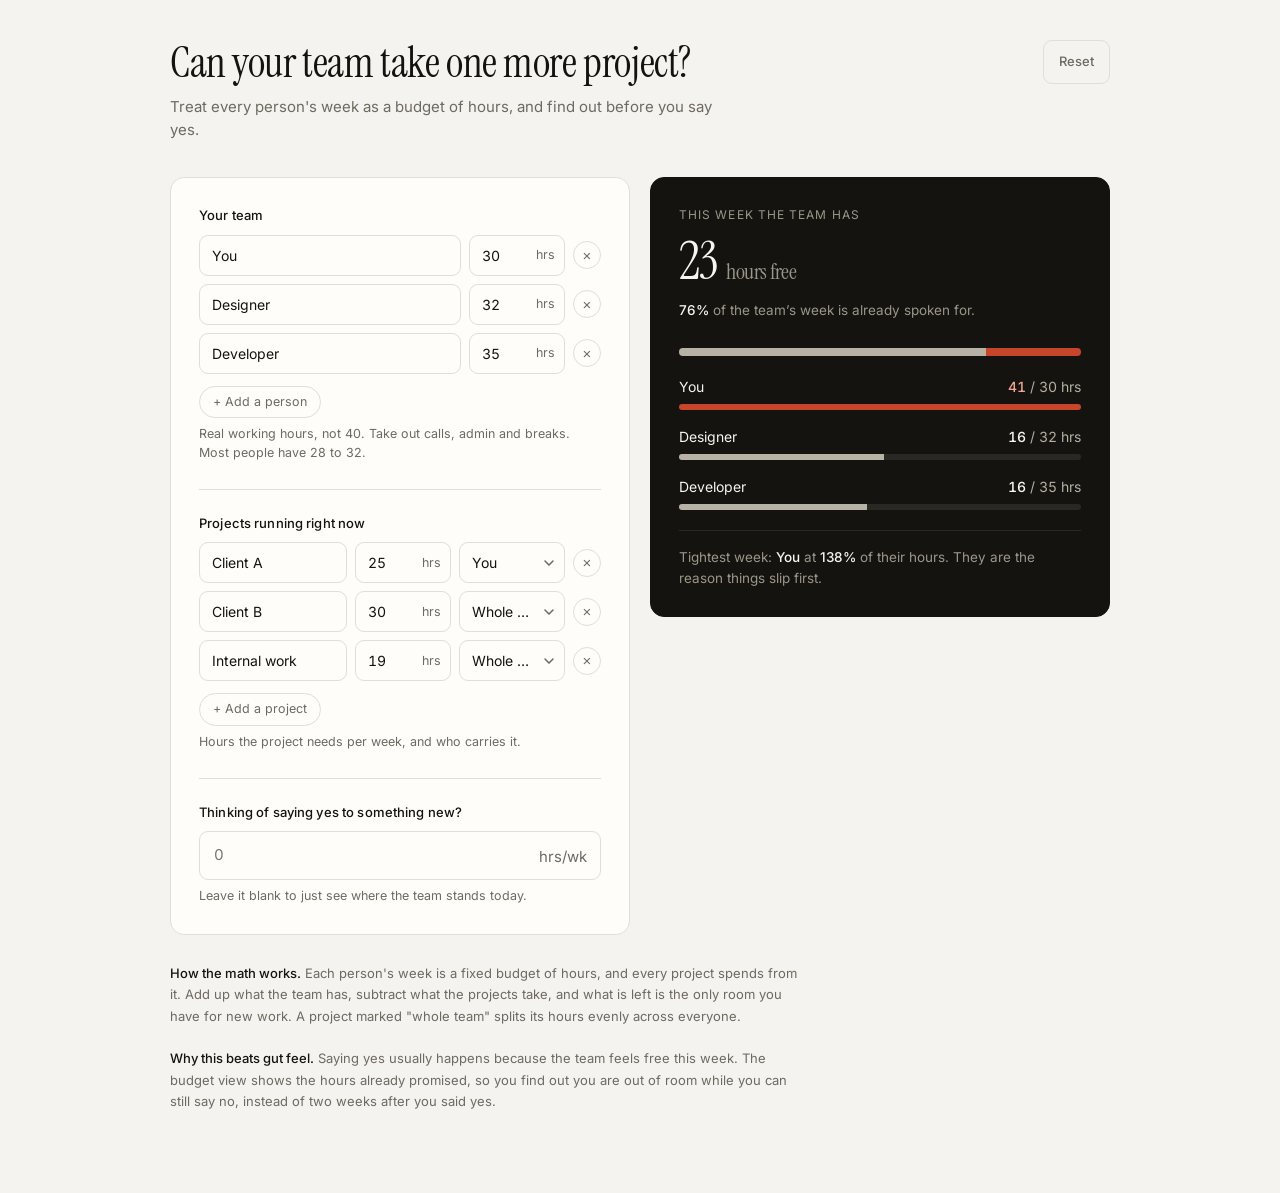
<file: calculators/team-capacity-calculator.html>
<!DOCTYPE html>
<html lang="en">
<head>
<meta charset="utf-8">
<meta name="viewport" content="width=device-width, initial-scale=1">
<title>Team capacity calculator</title>
<link rel="icon" href="/assets/brand/favicon.svg" type="image/svg+xml">
<link rel="preconnect" href="https://fonts.googleapis.com">
<link rel="preconnect" href="https://fonts.gstatic.com" crossorigin>
<link href="https://fonts.googleapis.com/css2?family=Inter:wght@400;500;600&family=Instrument+Serif:ital@0;1&display=swap" rel="stylesheet">
<style>
  :root{
    --paper:#F5F3EF;
    --card:#FFFDFA;
    --ink:#14130F;
    --muted:#6E6A61;
    --line:#E2DED6;
    --clay:#C7452A;
    --clay-soft:#F6E4DE;
    --stone:#B8B2A6;
    --slate:#7B766C;
  }
  *{box-sizing:border-box;margin:0;padding:0}
  body{
    background:var(--paper);
    color:var(--ink);
    font-family:'Inter',system-ui,-apple-system,sans-serif;
    font-size:15px;
    line-height:1.5;
    -webkit-font-smoothing:antialiased;
    padding:40px 20px 80px;
  }
  .wrap{max-width:940px;margin:0 auto}

  header{display:flex;align-items:flex-start;justify-content:space-between;gap:20px;margin-bottom:36px;flex-wrap:wrap}
  .header-text{max-width:560px}
  h1{
    font-family:'Instrument Serif',Georgia,serif;
    font-weight:400;
    font-size:42px;
    letter-spacing:-0.01em;
    line-height:1.1;
  }
  header p{color:var(--muted);margin-top:10px}
  .resetbtn{background:transparent;border:1px solid var(--line);color:var(--muted);font:inherit;font-size:13px;font-weight:500;padding:9px 15px;border-radius:9px;cursor:pointer;min-height:44px;flex:0 0 auto;transition:all .12s ease}
  .resetbtn:hover{color:var(--ink);border-color:var(--ink)}
  .resetbtn:focus-visible{outline:2px solid var(--clay);outline-offset:2px}

  .grid{display:grid;grid-template-columns:1fr 1fr;gap:20px;align-items:start}
  @media(max-width:780px){ .grid{grid-template-columns:1fr} h1{font-size:34px} }

  .card{
    background:var(--card);
    border:1px solid var(--line);
    border-radius:14px;
    padding:28px;
  }

  .field{margin-bottom:26px}
  .field:last-child{margin-bottom:0}
  label{
    display:block;
    font-size:13px;
    font-weight:500;
    letter-spacing:.01em;
    margin-bottom:9px;
  }
  .hint{font-size:12.5px;color:var(--muted);margin-top:7px;min-height:1em}

  .input-row{position:relative;display:flex;align-items:center}
  .suffix{
    position:absolute;right:14px;
    top:50%;transform:translateY(-50%);
    line-height:1;
    color:var(--muted);font-size:15px;pointer-events:none;
  }
  input[type=text],select{
    width:100%;
    font:inherit;
    font-variant-numeric:tabular-nums;
    background:transparent;
    border:1px solid var(--line);
    border-radius:9px;
    padding:12px 14px;
    color:var(--ink);
    transition:border-color .12s ease, box-shadow .12s ease;
  }
  select{appearance:none;-webkit-appearance:none;background-image:url("data:image/svg+xml;charset=utf-8,%3Csvg xmlns='http://www.w3.org/2000/svg' width='10' height='6' viewBox='0 0 10 6'%3E%3Cpath d='M1 1l4 4 4-4' stroke='%236E6A61' stroke-width='1.5' fill='none' stroke-linecap='round'/%3E%3C/svg%3E");background-repeat:no-repeat;background-position:right 12px center;padding-right:32px;cursor:pointer}
  input.with-suffix{padding-right:48px}
  input:focus,select:focus{
    outline:none;
    border-color:var(--ink);
    box-shadow:0 0 0 3px rgba(20,19,15,.06);
  }

  .row{display:flex;gap:8px;margin-bottom:8px;align-items:center}
  .row .name{flex:1.4;min-width:0}
  .row .hrs{
    flex:0 0 96px;min-width:0;
    position:relative;display:flex;align-items:center;
  }
  .row .hrs .suffix{right:10px;font-size:12.5px}
  .row .who{flex:1;min-width:0;display:flex;align-items:center}
  .row input,.row select{padding:9px 12px;font-size:14px}
  .row .hrs input{padding-right:36px}
  .row select{padding-right:30px;background-position:right 10px center;text-overflow:ellipsis}
  .rm{
    flex:0 0 28px;height:28px;
    border:1px solid var(--line);border-radius:99px;background:transparent;
    color:var(--muted);cursor:pointer;font-size:15px;line-height:1;
    transition:all .12s ease;
  }
  .rm:hover{border-color:var(--clay);color:var(--clay)}

  .add{
    font:inherit;font-size:12.5px;
    padding:6px 13px;
    border:1px solid var(--line);
    background:transparent;
    border-radius:99px;
    cursor:pointer;
    color:var(--muted);
    transition:all .12s ease;
    margin-top:4px;
  }
  .add:hover{border-color:var(--ink);color:var(--ink)}

  .sep{border-top:1px solid var(--line);margin:24px 0}

  /* results */
  .result{background:var(--ink);color:#F7F5F1;border-color:var(--ink)}
  .result .eyebrow{
    font-size:12px;text-transform:uppercase;letter-spacing:.09em;
    color:#9C9689;margin-bottom:12px;
  }
  .headline{
    font-family:'Instrument Serif',Georgia,serif;
    font-size:52px;line-height:1;letter-spacing:-.01em;
    font-variant-numeric:tabular-nums;
  }
  .headline small{font-size:22px;color:#9C9689}
  .headline.over{color:#EFA48F}
  @media(max-width:780px){ .headline{font-size:42px} }
  .round-note{color:#9C9689;font-size:13.5px;margin-top:12px}
  .round-note b{color:#F7F5F1;font-weight:500}

  .bar{display:flex;height:8px;border-radius:99px;overflow:hidden;margin:28px 0 20px;background:#2A2823}
  .bar span{display:block;height:100%;transition:width .25s ease}
  .seg-used{background:var(--stone)}
  .seg-free{background:var(--clay)}

  .person{margin-bottom:16px}
  .person:last-child{margin-bottom:0}
  .p-top{display:flex;justify-content:space-between;font-size:14px;margin-bottom:7px;font-variant-numeric:tabular-nums}
  .p-top .nm{color:#F7F5F1}
  .p-top .ld{color:#B5AFA3}
  .p-top .ld b{color:#F7F5F1;font-weight:500}
  .p-top .ld.hot b{color:#EFA48F}
  .p-bar{height:6px;border-radius:99px;background:#2A2823;overflow:hidden}
  .p-bar span{display:block;height:100%;background:var(--stone);transition:width .25s ease}
  .p-bar span.hot{background:var(--clay)}

  .bottleneck{color:#9C9689;font-size:13.5px;margin-top:20px;padding-top:16px;border-top:1px solid #2A2823}
  .bottleneck b{color:#F7F5F1;font-weight:500}

  .warn{
    background:var(--clay-soft);
    border:1px solid #E9C4B8;
    color:#7E2B18;
    border-radius:10px;
    padding:16px 18px;
    font-size:14px;
  }
  .warn b{font-weight:600}
  .ok{
    background:#EAF0E4;
    border:1px solid #CBDCBB;
    color:#3D5426;
    border-radius:10px;
    padding:16px 18px;
    font-size:14px;
  }
  .ok b{font-weight:600}

  footer{
    margin-top:28px;color:var(--muted);font-size:13px;line-height:1.65;
    max-width:640px;
  }
  footer b{color:var(--ink);font-weight:500}
</style>
</head>
<body>
<div class="wrap">

  <header>
    <div class="header-text">
      <h1>Can your team take one more project?</h1>
      <p>Treat every person's week as a budget of hours, and find out before you say yes.</p>
    </div>
    <button class="resetbtn" id="reset" type="button">Reset</button>
  </header>

  <div class="grid">

    <!-- INPUTS -->
    <div class="card">
      <div class="field">
        <label>Your team</label>
        <div id="peopleList"></div>
        <button class="add" id="addPerson">+ Add a person</button>
        <div class="hint">Real working hours, not 40. Take out calls, admin and breaks. Most people have 28 to 32.</div>
      </div>

      <div class="sep"></div>

      <div class="field">
        <label>Projects running right now</label>
        <div id="projectList"></div>
        <button class="add" id="addProject">+ Add a project</button>
        <div class="hint">Hours the project needs per week, and who carries it.</div>
      </div>

      <div class="sep"></div>

      <div class="field">
        <label for="newHours">Thinking of saying yes to something new?</label>
        <div class="input-row">
          <input type="text" id="newHours" class="with-suffix" inputmode="decimal" value="" placeholder="0" autocomplete="off">
          <span class="suffix">hrs/wk</span>
        </div>
        <div class="hint">Leave it blank to just see where the team stands today.</div>
      </div>
    </div>

    <!-- RESULTS -->
    <div>
      <div id="resultCard" class="card result">
        <div class="eyebrow" id="eyebrow">This week the team has</div>
        <div class="headline" id="headline">23 <small>hours free</small></div>
        <div class="round-note" id="roundNote"><b>76%</b> of the team's week is already spoken for.</div>

        <div class="bar">
          <span class="seg-used" id="segUsed" style="width:76%"></span>
          <span class="seg-free" id="segFree" style="width:24%"></span>
        </div>

        <div id="peopleBars"></div>

        <div class="bottleneck" id="bottleneck"></div>
      </div>

      <div id="verdictCard" class="card ok" style="display:none;margin-top:20px"></div>
      <div id="warnCard" class="card warn" style="display:none;margin-top:20px"></div>
    </div>

  </div>

  <footer>
    <b>How the math works.</b> Each person's week is a fixed budget of hours, and every project spends from it. Add up what the team has, subtract what the projects take, and what is left is the only room you have for new work. A project marked "whole team" splits its hours evenly across everyone.<br><br>
    <b>Why this beats gut feel.</b> Saying yes usually happens because the team feels free this week. The budget view shows the hours already promised, so you find out you are out of room while you can still say no, instead of two weeks after you said yes.
  </footer>

</div>

<script>
(function(){
  var $ = function(id){ return document.getElementById(id); };

  var people = [
    { name:'You', hours:30 },
    { name:'Designer', hours:32 },
    { name:'Developer', hours:35 }
  ];
  var projects = [
    { name:'Client A', hours:25, who:0 },
    { name:'Client B', hours:30, who:'team' },
    { name:'Internal work', hours:19, who:'team' }
  ];

  function parseNum(v){
    var n = parseFloat(String(v).replace(/[^0-9.]/g,''));
    return isNaN(n) ? 0 : n;
  }
  function show(el, on){ el.style.display = on ? '' : 'none'; }
  function esc(s){
    return String(s).replace(/[&<>"']/g, function(c){
      return {'&':'&amp;','<':'&lt;','>':'&gt;','"':'&quot;',"'":'&#39;'}[c];
    });
  }

  /* ---------- render inputs ---------- */

  function renderPeople(){
    var html = '';
    people.forEach(function(p, i){
      html += '<div class="row">' +
        '<div class="name"><input type="text" data-p="'+i+'" data-f="name" value="'+esc(p.name)+'" placeholder="Name" autocomplete="off"></div>' +
        '<div class="hrs"><input type="text" data-p="'+i+'" data-f="hours" inputmode="decimal" value="'+p.hours+'" autocomplete="off"><span class="suffix">hrs</span></div>' +
        '<button class="rm" data-rmp="'+i+'" title="Remove">&times;</button>' +
        '</div>';
    });
    $('peopleList').innerHTML = html;
  }

  function renderProjects(){
    var html = '';
    projects.forEach(function(pr, i){
      var opts = '';
      people.forEach(function(p, j){
        opts += '<option value="'+j+'"'+(pr.who === j ? ' selected' : '')+'>'+esc(p.name || 'Person '+(j+1))+'</option>';
      });
      opts += '<option value="team"'+(pr.who === 'team' ? ' selected' : '')+'>Whole team</option>';
      html += '<div class="row">' +
        '<div class="name"><input type="text" data-pr="'+i+'" data-f="name" value="'+esc(pr.name)+'" placeholder="Project" autocomplete="off"></div>' +
        '<div class="hrs"><input type="text" data-pr="'+i+'" data-f="hours" inputmode="decimal" value="'+pr.hours+'" autocomplete="off"><span class="suffix">hrs</span></div>' +
        '<div class="who"><select data-pr="'+i+'" data-f="who">'+opts+'</select></div>' +
        '<button class="rm" data-rmpr="'+i+'" title="Remove">&times;</button>' +
        '</div>';
    });
    $('projectList').innerHTML = html;
  }

  /* ---------- calculate ---------- */

  function calc(){
    var warn = $('warnCard'), res = $('resultCard'), verdict = $('verdictCard');

    var validPeople = people.filter(function(p){ return p.hours > 0; });
    if (validPeople.length === 0){
      warn.innerHTML = '<b>Add at least one person with some hours.</b> Capacity starts with the team.';
      show(warn, true); show(res, false); show(verdict, false); return;
    }

    // load per person
    var load = people.map(function(){ return 0; });
    projects.forEach(function(pr){
      var h = pr.hours;
      if (h <= 0) return;
      if (pr.who === 'team'){
        var per = h / people.length;
        load = load.map(function(l){ return l + per; });
      } else {
        var idx = parseInt(pr.who, 10);
        if (idx >= 0 && idx < load.length) load[idx] += h;
      }
    });

    var cap = 0, used = 0;
    people.forEach(function(p, i){ cap += p.hours; used += load[i]; });
    var free = cap - used;
    var usedPct = cap > 0 ? used / cap * 100 : 0;

    show(res, true); show(warn, false);

    var h = $('headline');
    if (free >= 0){
      h.className = 'headline';
      h.innerHTML = Math.round(free) + ' <small>hours free</small>';
      $('eyebrow').textContent = 'This week the team has';
      $('roundNote').innerHTML = '<b>' + Math.round(usedPct) + '%</b> of the team’s week is already spoken for.';
    } else {
      h.className = 'headline over';
      h.innerHTML = Math.round(-free) + ' <small>hours over</small>';
      $('eyebrow').textContent = 'The team is already booked past full';
      $('roundNote').innerHTML = 'You have promised <b>' + Math.round(used) + '</b> hours against a budget of <b>' + Math.round(cap) + '</b>. Something is slipping.';
    }

    $('segUsed').style.width = Math.min(usedPct, 100).toFixed(1) + '%';
    $('segFree').style.width = Math.max(100 - usedPct, 0).toFixed(1) + '%';

    // per person bars
    var bars = '';
    var worstIdx = -1, worstPct = -1;
    people.forEach(function(p, i){
      var pct = p.hours > 0 ? load[i] / p.hours * 100 : (load[i] > 0 ? 999 : 0);
      if (pct > worstPct){ worstPct = pct; worstIdx = i; }
      var hot = pct > 100;
      bars += '<div class="person">' +
        '<div class="p-top"><span class="nm">' + esc(p.name || 'Person ' + (i+1)) + '</span>' +
        '<span class="ld' + (hot ? ' hot' : '') + '"><b>' + Math.round(load[i]) + '</b> / ' + Math.round(p.hours) + ' hrs</span></div>' +
        '<div class="p-bar"><span class="' + (hot ? 'hot' : '') + '" style="width:' + Math.min(pct,100).toFixed(1) + '%"></span></div>' +
        '</div>';
    });
    $('peopleBars').innerHTML = bars;

    var bn = $('bottleneck');
    if (worstIdx >= 0 && worstPct > 0){
      var nm = esc(people[worstIdx].name || 'Person ' + (worstIdx+1));
      bn.innerHTML = 'Tightest week: <b>' + nm + '</b> at <b>' + Math.round(worstPct) + '%</b> of their hours.' +
        (worstPct > 100 ? ' They are the reason things slip first.' : '');
      show(bn, true);
    } else {
      show(bn, false);
    }

    // new project verdict
    var NH = parseNum($('newHours').value);
    if (NH > 0){
      if (free >= NH){
        verdict.className = 'card ok';
        verdict.innerHTML = '<b>It fits.</b> The new project needs ' + Math.round(NH) + ' hours a week and the team has ' +
          Math.round(free) + ' free, so you can say yes with ' + Math.round(free - NH) + ' hours to spare.';
      } else {
        verdict.className = 'card warn';
        verdict.innerHTML = '<b>It does not fit.</b> The new project needs ' + Math.round(NH) + ' hours a week and the team has ' +
          (free > 0 ? Math.round(free) + ' free' : 'none free') + '. Saying yes means you are short by ' +
          Math.round(NH - Math.max(free,0)) + ' hours, and that shortfall comes out of a current project or someone’s evenings.';
      }
      verdict.style.marginTop = '20px';
      show(verdict, true);
    } else {
      show(verdict, false);
    }
  }

  /* ---------- events ---------- */

  $('peopleList').addEventListener('input', function(e){
    var t = e.target, i = parseInt(t.dataset.p, 10);
    if (isNaN(i)) return;
    if (t.dataset.f === 'name'){ people[i].name = t.value; renderProjects(); }
    else { people[i].hours = parseNum(t.value); }
    calc();
  });

  $('peopleList').addEventListener('click', function(e){
    var i = e.target.dataset.rmp;
    if (i === undefined) return;
    i = parseInt(i, 10);
    people.splice(i, 1);
    // remap project assignments
    projects.forEach(function(pr){
      if (pr.who === 'team') return;
      var idx = parseInt(pr.who, 10);
      if (idx === i) pr.who = 'team';
      else if (idx > i) pr.who = idx - 1;
    });
    renderPeople(); renderProjects(); calc();
  });

  $('projectList').addEventListener('input', function(e){
    var t = e.target, i = parseInt(t.dataset.pr, 10);
    if (isNaN(i)) return;
    if (t.dataset.f === 'name') projects[i].name = t.value;
    else if (t.dataset.f === 'hours') projects[i].hours = parseNum(t.value);
    calc();
  });

  $('projectList').addEventListener('change', function(e){
    var t = e.target, i = parseInt(t.dataset.pr, 10);
    if (isNaN(i) || t.dataset.f !== 'who') return;
    projects[i].who = (t.value === 'team') ? 'team' : parseInt(t.value, 10);
    calc();
  });

  $('addPerson').addEventListener('click', function(){
    people.push({ name:'', hours:30 });
    renderPeople(); renderProjects(); calc();
  });

  $('addProject').addEventListener('click', function(){
    projects.push({ name:'', hours:10, who:'team' });
    renderProjects(); calc();
  });

  $('newHours').addEventListener('input', calc);

  function resetAll(){
    people = [ { name:'You', hours:30 }, { name:'Designer', hours:32 }, { name:'Developer', hours:35 } ];
    projects = [ { name:'Client A', hours:25, who:0 }, { name:'Client B', hours:30, who:'team' }, { name:'Internal work', hours:19, who:'team' } ];
    $('newHours').value = '';
    renderPeople(); renderProjects(); calc();
  }
  $('reset').addEventListener('click', resetAll);

  renderPeople();
  renderProjects();
  calc();
})();
</script>
</body>
</html>
</file>
<file: assets/css/base.css>
/* ==========================================================================
   Design Asylum — Calculators
   base.css : design tokens, reset, shared primitives
   Brand system mirrors the Fuel Calculator (dark + orange, Anton + Inter).
   ========================================================================== */

:root{
  /* palette */
  --bg:#0A0A0B;
  --bg-2:#0E0E10;
  --panel:#141416;
  --panel-2:#1B1B1F;
  --border:#2C2C33;
  --border-soft:#232328;
  --accent:#FF6A1F;
  --accent-soft:#FFB066;
  --ink:#F7F7F9;
  --muted:#B4B4BC;
  --muted-2:#8C8C95;

  /* shape */
  --radius:16px;
  --radius-lg:22px;
  --tap:44px;

  /* elevation */
  --shadow-sm:0 1px 2px rgba(0,0,0,.4);
  --shadow-xl:0 24px 60px -12px rgba(0,0,0,.75), 0 0 0 1px rgba(255,106,31,.12);

  /* motion */
  --ease:cubic-bezier(.22,.61,.36,1);

  /* fluid layout */
  --page-max:1440px;
  --gutter:clamp(20px, 4vw, 56px);
}

*,*::before,*::after{box-sizing:border-box}
html{-webkit-text-size-adjust:100%}
html,body{margin:0;padding:0}

body{
  background:var(--bg);
  color:var(--ink);
  font-family:Inter,system-ui,-apple-system,Segoe UI,Arial,sans-serif;
  font-size:16px;
  line-height:1.5;
  -webkit-font-smoothing:antialiased;
  text-rendering:optimizeLegibility;
  min-height:100vh;
  display:flex;
  flex-direction:column;
}

img{max-width:100%;display:block}
a{color:inherit;text-decoration:none}
button{font:inherit}

/* subtle brand ambience behind everything */
body::before{
  content:"";
  position:fixed;
  inset:0;
  z-index:-1;
  background:
    radial-gradient(60vw 40vw at 85% -10%, rgba(255,106,31,.10), transparent 60%),
    radial-gradient(50vw 40vw at -10% 0%, rgba(255,176,102,.05), transparent 55%);
  pointer-events:none;
}

/* ---- layout container ---- */
.container{
  width:100%;
  max-width:var(--page-max);
  margin-inline:auto;
  padding-inline:var(--gutter);
}

/* ==========================================================================
   Brand wordmark (nav logo)
   ========================================================================== */
.brand{display:inline-flex;align-items:center}
.brand__logo{height:clamp(30px,3.2vw,40px);width:auto;display:block}

/* ==========================================================================
   Top navigation (shared by homepage + calculator pages)
   ========================================================================== */
.nav{
  position:sticky;top:0;z-index:20;
  background:rgba(10,10,11,.72);
  backdrop-filter:saturate(140%) blur(12px);
  -webkit-backdrop-filter:saturate(140%) blur(12px);
  border-bottom:1px solid var(--border-soft);
}
.nav__inner{
  display:flex;align-items:center;justify-content:space-between;gap:16px;
  min-height:72px;padding-block:12px;
}
.nav__left{display:flex;align-items:center;gap:clamp(14px,3vw,28px);min-width:0}
.nav__back{
  display:inline-flex;align-items:center;gap:7px;
  font-size:13.5px;font-weight:500;color:var(--muted);
  padding:8px 4px;border-radius:8px;transition:color .18s var(--ease);
}
.nav__back:hover{color:var(--ink)}
.nav__back svg{width:15px;height:15px}

/* primary button (Visit website) */
.btn{
  display:inline-flex;align-items:center;gap:9px;
  font-size:14px;font-weight:600;
  padding:0 18px;min-height:var(--tap);
  border-radius:11px;border:1px solid transparent;
  cursor:pointer;white-space:nowrap;
  transition:transform .18s var(--ease), background .18s var(--ease), border-color .18s var(--ease);
}
.btn--primary{background:var(--accent);color:#0A0A0B}
.btn--primary:hover{background:#ff7d3c;transform:translateY(-1px)}
.btn--ghost{background:var(--panel-2);border-color:var(--border);color:var(--muted)}
.btn--ghost:hover{color:var(--ink);border-color:var(--accent)}
.btn svg{width:16px;height:16px}
.btn:focus-visible,.nav__back:focus-visible,a:focus-visible{
  outline:2px solid var(--accent);outline-offset:3px;border-radius:8px;
}
/* hide the button label on very small screens, keep the icon */
@media(max-width:560px){
  .btn--primary .btn__label{
    position:absolute;width:1px;height:1px;overflow:hidden;clip:rect(0 0 0 0);
  }
  .btn--primary{padding:0 14px}
}

/* --------------------------------------------------------------------------
   Rainbow button — nav "Don't Click Here" (→ Design Asylum Studio site)
   Ported from the shadcn RainbowButton, dark-mode variant: white pill face
   with an animated rainbow border + soft blurred glow underneath.
   -------------------------------------------------------------------------- */
:root{
  --color-1:0 100% 63%;    /* red    */
  --color-2:270 100% 63%;  /* purple */
  --color-3:210 100% 63%;  /* blue   */
  --color-4:195 100% 63%;  /* cyan   */
  --color-5:90 100% 63%;   /* green  */
  --rainbow-speed:2s;
}
@keyframes rainbow{
  0%{background-position:0%}
  100%{background-position:200%}
}
.btn--rainbow{
  position:relative;
  color:#0A0A0B;
  font-weight:500;
  padding:0 28px;
  border:1.28px solid transparent;      /* calc(0.08 * 1rem) */
  border-radius:12px;
  background-size:200%;
  background-clip:padding-box,border-box,border-box;
  background-origin:border-box;
  background-image:
    linear-gradient(#fff,#fff),
    linear-gradient(#fff 50%,rgba(255,255,255,.6) 80%,rgba(0,0,0,0)),
    linear-gradient(90deg,hsl(var(--color-1)),hsl(var(--color-5)),hsl(var(--color-3)),hsl(var(--color-4)),hsl(var(--color-2)));
  animation:rainbow var(--rainbow-speed) infinite linear;
}
.btn--rainbow:hover{transform:translateY(-1px)}
.btn--rainbow::before{
  content:"";
  position:absolute;
  left:50%;
  bottom:-20%;
  z-index:0;
  width:60%;
  height:20%;
  transform:translateX(-50%);
  background-image:linear-gradient(90deg,hsl(var(--color-1)),hsl(var(--color-5)),hsl(var(--color-3)),hsl(var(--color-4)),hsl(var(--color-2)));
  background-size:200%;
  filter:blur(12.8px);                  /* calc(0.8 * 1rem) */
  animation:rainbow var(--rainbow-speed) infinite linear;
  pointer-events:none;
}
@media(max-width:560px){
  .btn--rainbow{padding:0 16px}
}
@media(prefers-reduced-motion:reduce){
  .btn--rainbow,.btn--rainbow::before{animation:none}
}

/* ==========================================================================
   Footer (shared) — exact required copy
   ========================================================================== */
.site-footer{
  margin-top:auto;
  border-top:1px solid var(--border-soft);
  padding-top:clamp(40px,5vw,60px);
}
.site-footer__top{
  display:flex;flex-direction:column;align-items:center;
  gap:clamp(18px,2.6vw,26px);
  padding-bottom:clamp(26px,4vw,38px);
}
.site-footer__brand{display:inline-flex}
.site-footer__brand img{height:44px;width:auto;display:block}
.site-footer__social{display:flex;align-items:center;gap:12px}
.site-footer__social a{
  width:44px;height:44px;flex:0 0 auto;
  display:grid;place-items:center;
  border:1px solid var(--border);border-radius:12px;
  color:var(--muted);
  transition:color .2s var(--ease),border-color .2s var(--ease),background .2s var(--ease),transform .2s var(--ease);
}
.site-footer__social a:hover{
  color:var(--ink);border-color:var(--accent);
  background:var(--panel-2);transform:translateY(-2px);
}
.site-footer__social a:focus-visible{outline:2px solid var(--accent);outline-offset:2px}
.site-footer__social svg{width:19px;height:19px}
.site-footer__divider{
  height:46px;
  border-top:1px solid var(--border-soft);
  border-bottom:1px solid var(--border-soft);
  background-image:repeating-linear-gradient(315deg,rgba(180,180,188,.10) 0,rgba(180,180,188,.10) 1px,transparent 1px,transparent 6px);
}
.site-footer__bottom{padding-block:22px;text-align:center}
.site-footer p{
  margin:0;color:var(--muted-2);
  font-size:13px;letter-spacing:.01em;
}

/* accessibility helper */
.visually-hidden{
  position:absolute!important;width:1px;height:1px;
  padding:0;margin:-1px;overflow:hidden;clip:rect(0 0 0 0);white-space:nowrap;border:0;
}
@media(prefers-reduced-motion:reduce){
  *,*::before,*::after{
    animation-duration:.001ms!important;transition-duration:.001ms!important;
  }
}
</file>
<file: assets/css/home.css>
/* ==========================================================================
   home.css : homepage hero + thumbnail card grid
   ========================================================================== */

/* ---- hero ---- */
.hero{
  padding-top:clamp(40px,7vw,84px);
  padding-bottom:clamp(28px,4vw,44px);
}
.hero__eyebrow{
  display:inline-flex;align-items:center;gap:9px;
  font-size:12px;font-weight:600;letter-spacing:.16em;text-transform:uppercase;
  color:var(--accent);
  padding:7px 13px;border:1px solid var(--border);border-radius:999px;
  background:rgba(255,106,31,.06);
}
.hero__eyebrow i{width:6px;height:6px;border-radius:50%;background:var(--accent)}
.hero h1{
  font-family:Anton,Inter,sans-serif;font-weight:400;
  font-size:clamp(38px,6.4vw,76px);line-height:1.02;letter-spacing:.01em;
  text-transform:uppercase;margin:18px 0 0;max-width:16ch;
}
.hero h1 em{font-style:normal;color:var(--accent)}
.hero__sub{
  margin:16px 0 0;max-width:56ch;
  color:var(--muted);font-size:clamp(15px,1.4vw,18px);line-height:1.6;
}

/* ---- section head above the grid ---- */
.gallery{padding-bottom:clamp(48px,7vw,96px)}
.gallery__head{
  display:flex;align-items:baseline;justify-content:space-between;gap:16px;
  margin-bottom:clamp(20px,2.5vw,32px);flex-wrap:wrap;
}
.gallery__head h2{
  font-size:13px;font-weight:700;letter-spacing:.14em;text-transform:uppercase;
  color:var(--muted);margin:0;
}
.gallery__count{font-size:13px;color:var(--muted-2)}

/* ---- grid: 1 → 2 → 3 → 4+ columns automatically ---- */
.card-grid{
  display:grid;
  grid-template-columns:repeat(auto-fill,minmax(300px,1fr));
  gap:clamp(18px,2vw,28px);
}

/* ==========================================================================
   Thumbnail card — mirrors the reference ProjectCard, dark palette
   ========================================================================== */
.card{
  position:relative;display:flex;flex-direction:column;
  overflow:hidden;cursor:pointer;
  background:var(--panel);color:var(--ink);
  border:1px solid var(--border);
  border-radius:var(--radius-lg);
  box-shadow:var(--shadow-sm);
  transition:transform .5s var(--ease), box-shadow .5s var(--ease), border-color .5s var(--ease);
}
.card:hover,.card:focus-within{
  transform:translateY(-8px);
  box-shadow:var(--shadow-xl);
  border-color:rgba(255,106,31,.4);
}

/* image (16:9) */
.card__media{aspect-ratio:16/9;overflow:hidden;background:var(--panel-2);position:relative}
.card__media img{
  width:100%;height:100%;object-fit:cover;
  transition:transform .7s var(--ease);
}
.card:hover .card__media img,
.card:focus-within .card__media img{transform:scale(1.1)}
.card__media::after{
  content:"";position:absolute;inset:0;
  background:linear-gradient(180deg,transparent 55%,rgba(10,10,11,.35));
  pointer-events:none;
}

/* body */
.card__body{display:flex;flex-direction:column;flex:1;padding:clamp(18px,1.6vw,24px)}
.card__title{
  font-size:clamp(19px,1.5vw,22px);font-weight:600;letter-spacing:-.01em;margin:0;
  transition:color .3s var(--ease);
}
.card:hover .card__title,
.card:focus-within .card__title{color:var(--accent)}
.card__desc{margin:12px 0 0;flex:1;color:var(--muted);font-size:14.5px;line-height:1.55}

/* CTA link */
.card__cta{
  margin-top:18px;display:inline-flex;align-items:center;gap:8px;
  font-size:14px;font-weight:600;color:var(--accent);
}
.card__cta svg{width:16px;height:16px;transition:transform .3s var(--ease)}
.card:hover .card__cta svg,
.card:focus-within .card__cta svg{transform:translateX(4px)}

/* stretched link makes the whole card clickable & keyboard-focusable */
.card__link::after{content:"";position:absolute;inset:0;z-index:1;border-radius:inherit}
.card__link:focus-visible{outline:none}
.card:focus-within{outline:2px solid var(--accent);outline-offset:3px}

/* empty state (no calculators in manifest) */
.empty{
  border:1px dashed var(--border);border-radius:var(--radius);
  padding:48px 24px;text-align:center;color:var(--muted-2);
  grid-column:1/-1;
}
</file>
<file: assets/css/calculator.css>
/* ==========================================================================
   calculator.css : wrapper page that frames an untouched calculator (iframe)
   ========================================================================== */

.calc-main{
  flex:1;
  padding-top:clamp(20px,3vw,40px);
  padding-bottom:clamp(32px,5vw,64px);
}

/* small title strip above the tool */
.calc-head{margin-bottom:clamp(16px,2vw,26px)}
.calc-head__eyebrow{
  font-size:12px;font-weight:600;letter-spacing:.16em;text-transform:uppercase;
  color:var(--accent);
}
.calc-head h1{
  font-family:Anton,Inter,sans-serif;font-weight:400;
  font-size:clamp(28px,3.4vw,44px);line-height:1.05;letter-spacing:.01em;
  text-transform:uppercase;margin:8px 0 0;
}

/* the frame that holds the original calculator, centered */
.calc-frame{
  width:100%;
  background:var(--panel);
  border:1px solid var(--border);
  border-radius:var(--radius-lg);
  box-shadow:var(--shadow-sm);
  overflow:hidden;
}
.calc-frame iframe{
  display:block;
  width:100%;
  min-height:760px;            /* JS-off / pre-measure fallback */
  height:760px;
  border:0;
  background:var(--panel);
}
@media(max-width:640px){
  .calc-frame{border-radius:var(--radius)}
  .calc-frame iframe{min-height:900px}
}
</file>
